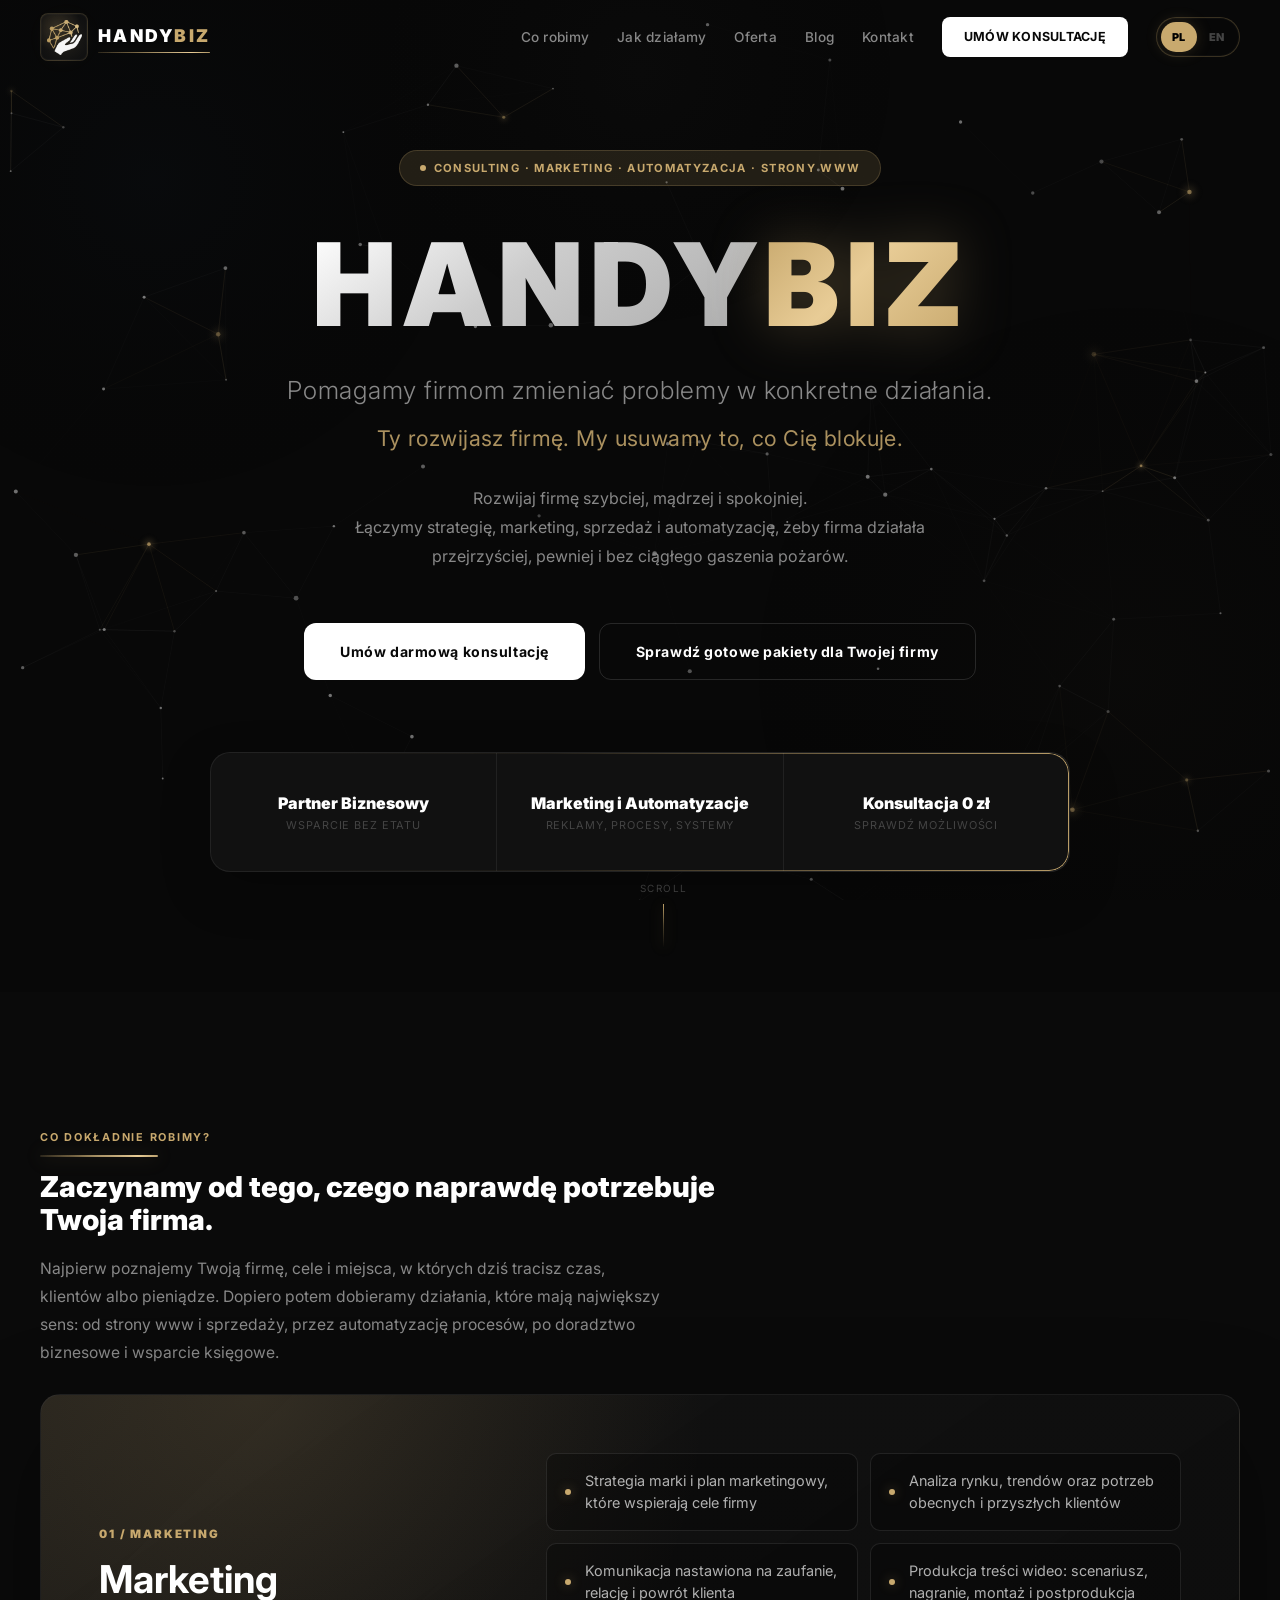
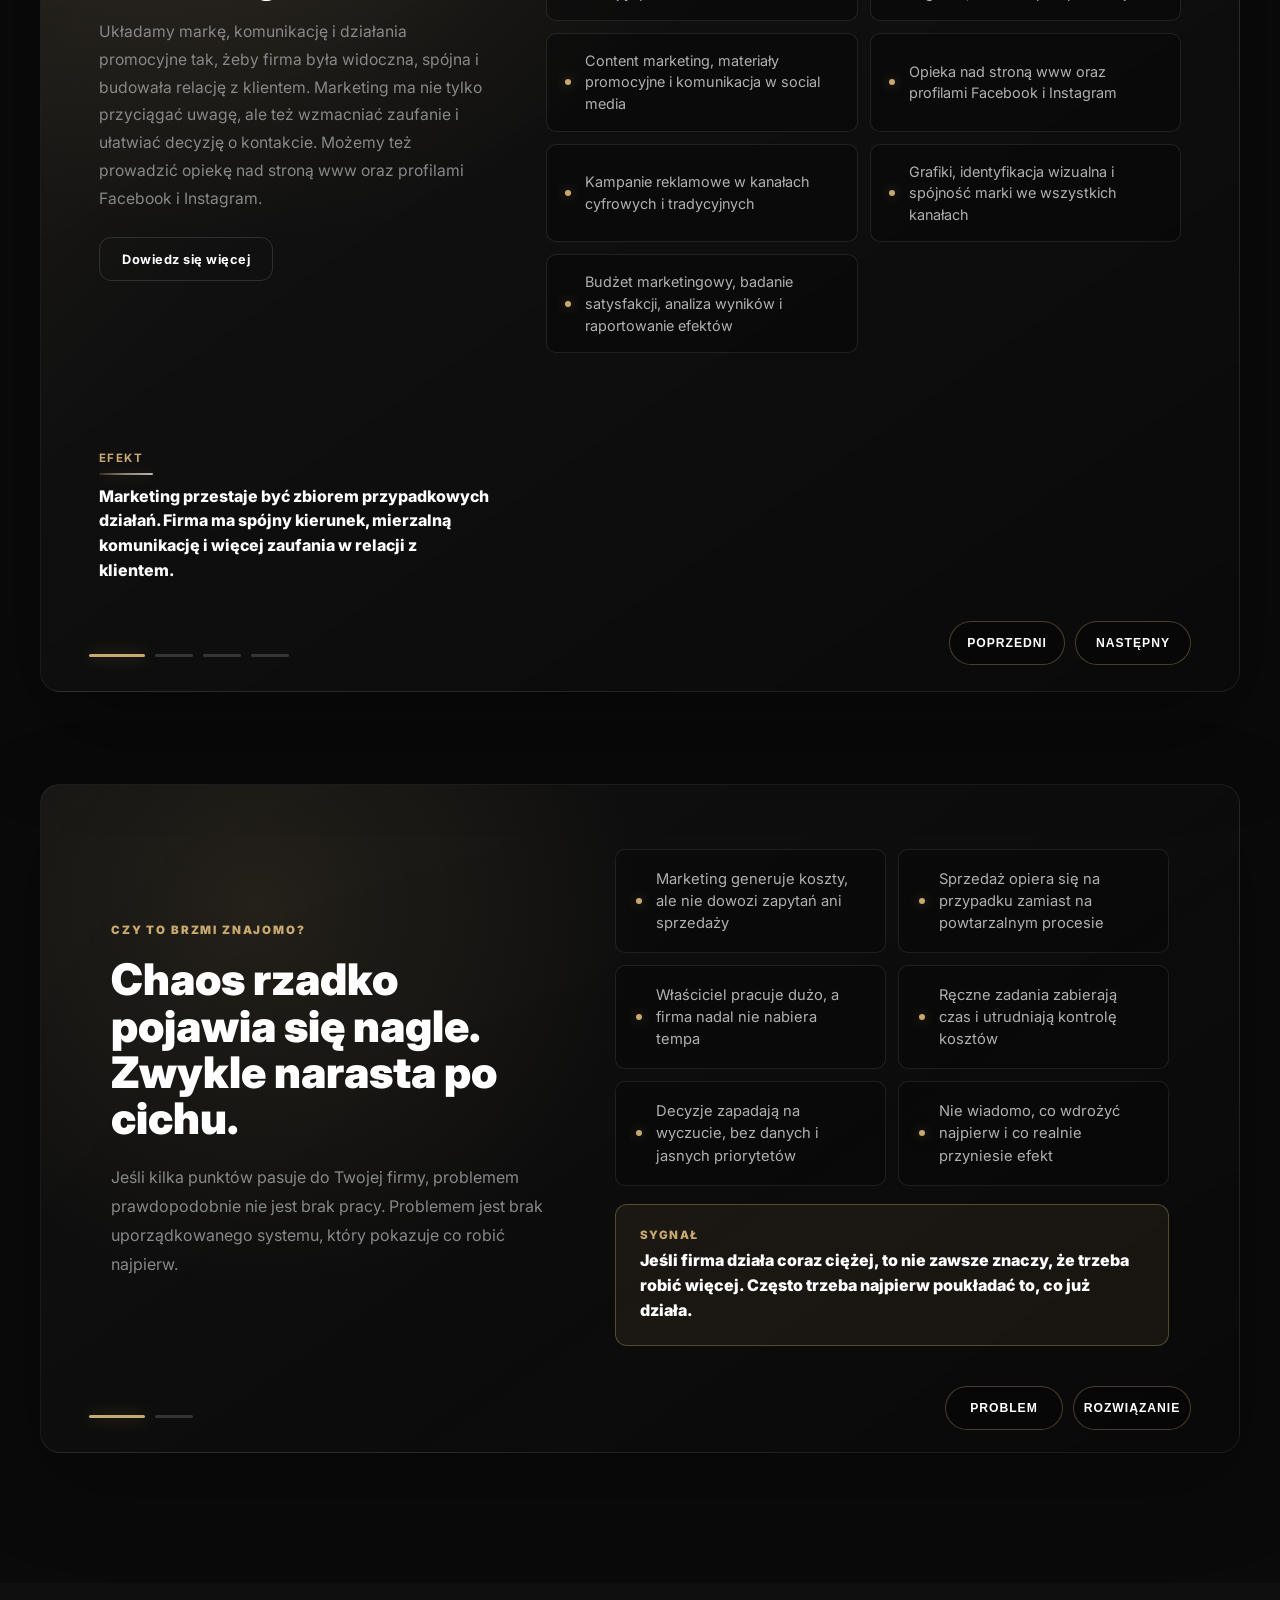
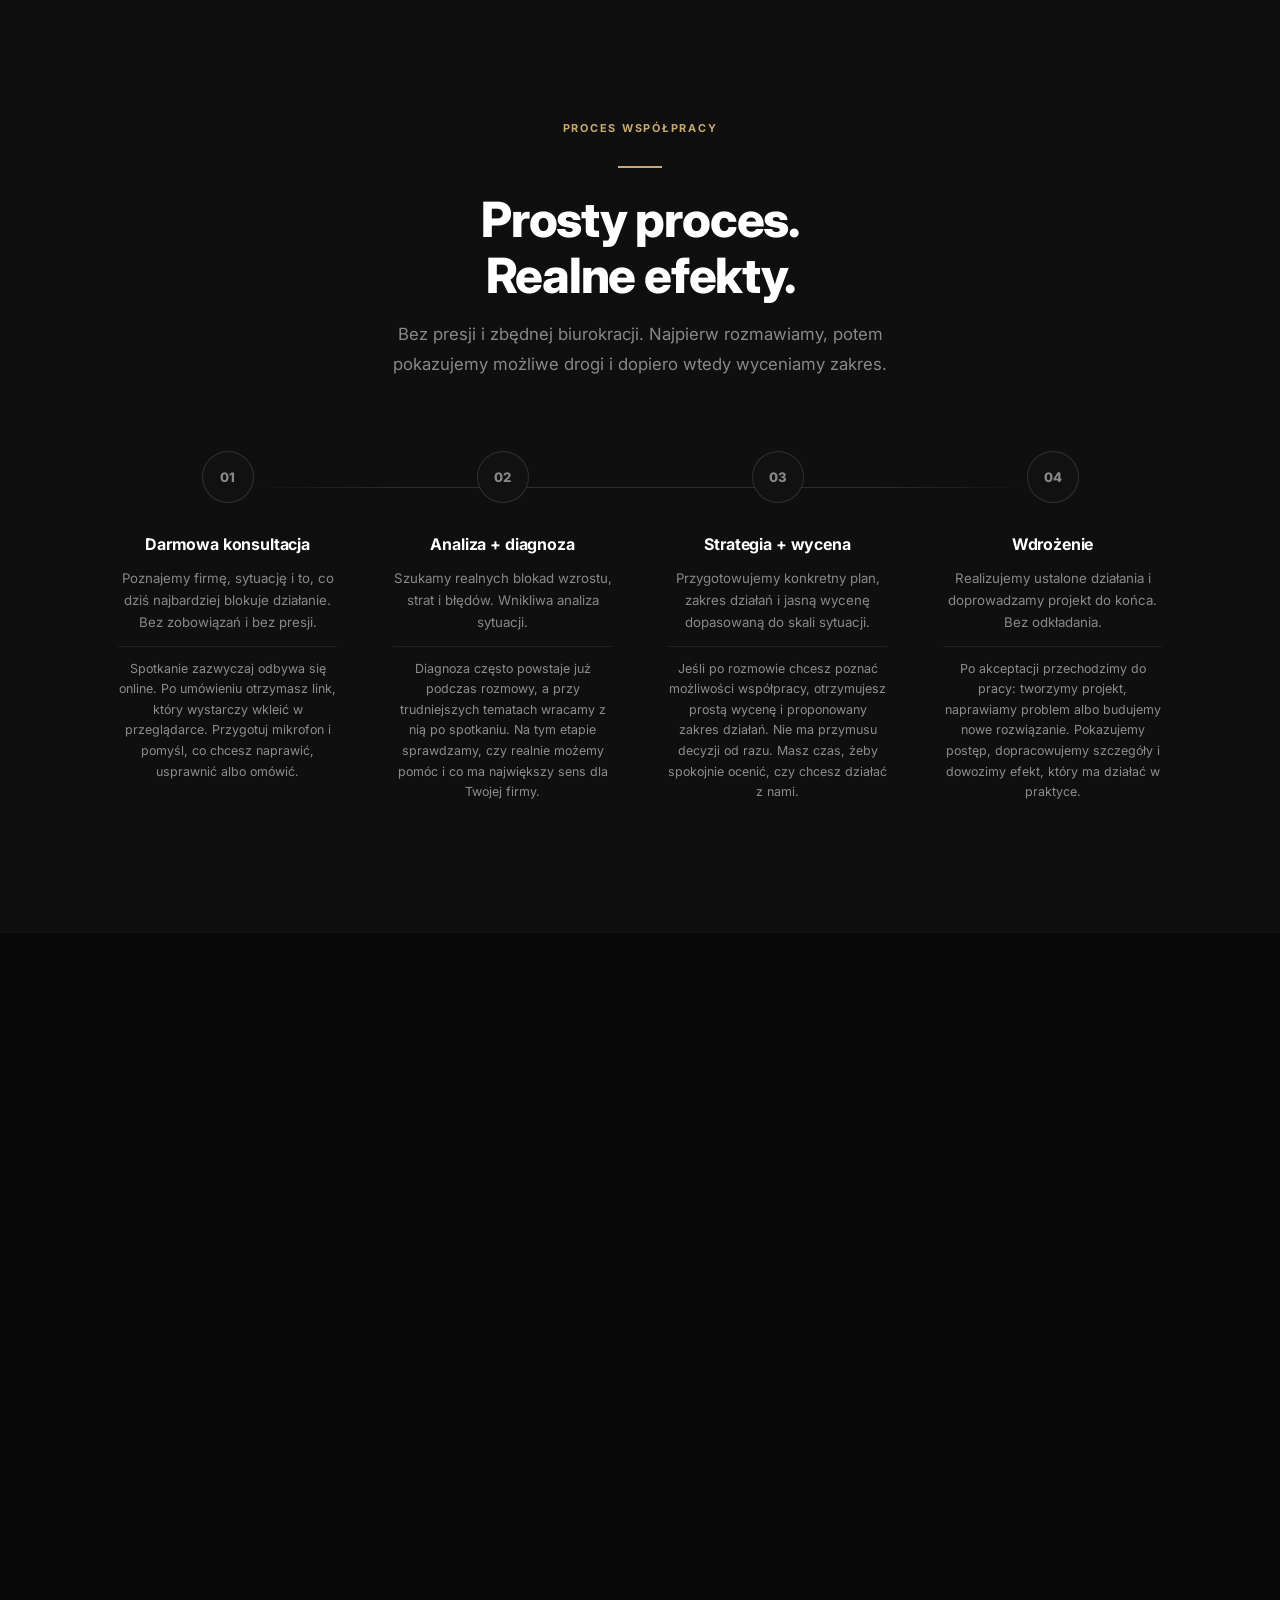
<file: index.html>
<!DOCTYPE html>
<html lang="pl">
<head>
  <meta charset="UTF-8">
  <meta name="viewport" content="width=device-width, initial-scale=1.0">

  <!-- ── PRIMARY META ── -->
  <title>HANDYBIZ — Consulting, marketing i automatyzacja dla firm</title>
  <meta name="description" content="HANDYBIZ pomaga firmom rozwijać biznes szybciej, mądrzej i spokojniej. Diagnoza, strategia, marketing, sprzedaż i automatyzacja procesów. Pierwsza konsultacja bezpłatna.">
  <meta name="keywords" content="consulting, doradztwo biznesowe, marketing, automatyzacja, sprzedaż, strategia, partner biznesowy, strony www, wsparcie firm, HandyBiz">
  <meta name="author" content="HANDYBIZ">
  <meta name="robots" content="index, follow, max-image-preview:large, max-snippet:-1, max-video-preview:-1">
  <meta name="googlebot" content="index, follow">
  <meta name="theme-color" content="#080808">
  <meta name="color-scheme" content="dark">
  <meta name="format-detection" content="telephone=no, email=no, address=no, date=no">

  <link rel="canonical" href="https://handybiz.pl/">
  <link rel="alternate" type="text/plain" href="https://handybiz.pl/llms.txt" title="HANDYBIZ information for AI assistants">

  <!-- ── FAVICON ── -->
  <link rel="icon" type="image/png" href="favicon.png">
  <link rel="apple-touch-icon" href="favicon.png">
  <link rel="shortcut icon" href="favicon.png">

  <!-- ── OPEN GRAPH (Facebook, LinkedIn, WhatsApp) ── -->
  <meta property="og:type" content="website">
  <meta property="og:site_name" content="HANDYBIZ">
  <meta property="og:locale" content="pl_PL">
  <meta property="og:url" content="https://handybiz.pl/">
  <meta property="og:title" content="HANDYBIZ — Consulting, marketing i automatyzacja dla firm">
  <meta property="og:description" content="Pomagamy firmom zmieniać problemy w konkretne działania. Diagnoza, strategia, marketing, sprzedaż i automatyzacja. Pierwsza konsultacja bezpłatna.">
  <meta property="og:image" content="https://www.handybiz.pl/og-image.png">
  <meta property="og:image:alt" content="HANDYBIZ — partner w rozwoju Twojej firmy">
  <meta property="og:image:width" content="1200">
  <meta property="og:image:height" content="630">

  <!-- ── TWITTER / X ── -->
  <meta name="twitter:card" content="summary_large_image">
  <meta name="twitter:title" content="HANDYBIZ — Consulting, marketing i automatyzacja dla firm">
  <meta name="twitter:description" content="Pomagamy firmom zmieniać problemy w konkretne działania. Pierwsza konsultacja bezpłatna.">
  <meta name="twitter:image" content="https://www.handybiz.pl/og-image.png">
  <meta name="twitter:image:alt" content="HANDYBIZ — partner w rozwoju Twojej firmy">

  <!-- ── FONTS ── -->
  <link rel="preconnect" href="https://fonts.googleapis.com">
  <link rel="preconnect" href="https://fonts.gstatic.com" crossorigin>
  <link href="https://fonts.googleapis.com/css2?family=Inter:wght@300;400;500;600;700;800;900&display=swap" rel="stylesheet">

  <!-- ── STRUCTURED DATA: Organization ── -->
  <script type="application/ld+json">
  {
    "@context": "https://schema.org",
    "@type": "Organization",
    "name": "HANDYBIZ",
    "alternateName": "HandyBiz",
    "url": "https://handybiz.pl/",
    "logo": "https://handybiz.pl/handybiz-mark-cut.png",
    "description": "HANDYBIZ pomaga firmom rozwijać biznes szybciej, mądrzej i spokojniej poprzez diagnozę, strategię, marketing, sprzedaż i automatyzację procesów.",
    "email": "hello@handybiz.pl",
    "areaServed": "PL",
    "sameAs": [
      "https://www.facebook.com/handybizpl",
      "https://www.instagram.com/handybiz.pl/"
    ],
    "contactPoint": {
      "@type": "ContactPoint",
      "email": "hello@handybiz.pl",
      "contactType": "customer support",
      "availableLanguage": ["Polish"]
    }
  }
  </script>

  <!-- ── STRUCTURED DATA: ProfessionalService ── -->
  <script type="application/ld+json">
  {
    "@context": "https://schema.org",
    "@type": "ProfessionalService",
    "name": "HANDYBIZ",
    "image": "https://handybiz.pl/handybiz-mark-cut.png",
    "url": "https://handybiz.pl/",
    "email": "hello@handybiz.pl",
    "priceRange": "$$",
    "areaServed": {
      "@type": "Country",
      "name": "Polska"
    },
    "hasOfferCatalog": {
      "@type": "OfferCatalog",
      "name": "Usługi HANDYBIZ",
      "itemListElement": [
        { "@type": "Offer", "itemOffered": { "@type": "Service", "name": "Doradztwo biznesowe i start firmy" } },
        { "@type": "Offer", "itemOffered": { "@type": "Service", "name": "Marketing, marka i komunikacja" } },
        { "@type": "Offer", "itemOffered": { "@type": "Service", "name": "Automatyzacja procesów i systemy" } },
        { "@type": "Offer", "itemOffered": { "@type": "Service", "name": "Partner Biznesowy — stała współpraca" } },
        { "@type": "Offer", "itemOffered": { "@type": "Service", "name": "Strony www i pakiety techniczne" } }
      ]
    }
  }
  </script>

  <!-- ── STRUCTURED DATA: WebSite (sitelinks searchbox) ── -->
  <script type="application/ld+json">
  {
    "@context": "https://schema.org",
    "@type": "WebSite",
    "name": "HANDYBIZ",
    "url": "https://handybiz.pl/",
    "inLanguage": "pl-PL"
  }
  </script>
  <style>
    *, *::before, *::after { box-sizing: border-box; margin: 0; padding: 0; }

    :root {
      --bg:            #080808;
      --bg-1:          #0a0a0a;
      --bg-2:          #0f0f0f;
      --bg-card:       #111111;
      --bg-card-h:     #161616;
      --border:        rgba(255,255,255,0.07);
      --border-h:      rgba(255,255,255,0.13);
      --text:          #ffffff;
      --muted:         #888888;
      --dim:           #444444;
      --accent:        #c8a96e;
      --accent-d:      rgba(200,169,110,0.14);
      --accent-g:      rgba(200,169,110,0.07);
      --accent-b:      rgba(200,169,110,0.4);
      --r:             12px;
      --r-lg:          20px;
      --ease:          cubic-bezier(0.4,0,0.2,1);
      --t:             0.3s cubic-bezier(0.4,0,0.2,1);
    }
    html { scroll-behavior: smooth; }

    /* ── SCROLLBAR — ukryty (scroll nadal działa) ── */
    ::-webkit-scrollbar { width: 0; height: 0; }
    * { scrollbar-width: none; }

    body {
      font-family: 'Inter', system-ui, sans-serif;
      background: var(--bg);
      color: var(--text);
      line-height: 1.65;
      overflow-x: hidden;
      -webkit-font-smoothing: antialiased;
      -moz-osx-font-smoothing: grayscale;
      word-wrap: break-word;
      overflow-wrap: break-word;
      transition: background var(--t), color var(--t);
    }
    img, svg, video { max-width: 100%; height: auto; }

    #canvas-bg {
      position: fixed;
      inset: 0;
      z-index: 0;
      pointer-events: none;
    }

    .wrapper { position: relative; z-index: 1; }

    .container {
      max-width: 1180px;
      margin: 0 auto;
      padding: 0 40px;
    }

    section { padding: 130px 0; }
    @supports (content-visibility: auto) {
      .problems,
      .process,
      .offer,
      .effects,
      .finalcta,
      .contact,
      footer {
        content-visibility: auto;
        contain-intrinsic-size: 900px;
      }
    }
    @media (prefers-reduced-motion: reduce) {
      *,
      *::before,
      *::after {
        animation-duration: 0.01ms !important;
        animation-iteration-count: 1 !important;
        scroll-behavior: auto !important;
        transition-duration: 0.01ms !important;
      }
    }

    /* ── NAV ── */
    nav {
      position: fixed;
      inset: 0 0 auto;
      z-index: 200;
      height: 74px;
      display: flex;
      align-items: center;
      justify-content: flex-start;
      gap: 18px;
      padding: 0 40px;
      transition: var(--t);
    }
    nav.scrolled {
      background: rgba(8,8,8,0.92);
      backdrop-filter: blur(24px) saturate(1.5);
      border-bottom: 1px solid var(--border);
    }

    .nav-logo {
      display: inline-flex;
      align-items: center;
      gap: 10px;
      text-decoration: none;
      font-size: 1.1rem;
      font-weight: 900;
      letter-spacing: 0;
      text-transform: uppercase;
      overflow: visible;
    }
    .nav-logo-text {
      display: inline-flex;
      align-items: baseline;
      gap: 0;
      letter-spacing: 0.13em;
      position: relative;
      padding-bottom: 3px;
      overflow: hidden;
    }
    .nav-logo-text::after {
      content: '';
      position: absolute;
      left: 0;
      right: 0;
      bottom: 0;
      height: 1.5px;
      border-radius: 999px;
      background:
        linear-gradient(90deg, transparent 0%, rgba(200,169,110,0.34) 18%, #e8cc96 46%, rgba(200,169,110,0.72) 58%, transparent 82%),
        linear-gradient(90deg, rgba(200,169,110,0.2), rgba(200,169,110,0.42), rgba(200,169,110,0.2));
      background-size: 180% 100%, 100% 100%;
      box-shadow: 0 0 14px rgba(200,169,110,0.34);
      animation: navGoldFlow 2.4s linear infinite;
    }
    .nav-logo-icon {
      width: 48px;
      height: 48px;
      display: inline-grid;
      place-items: center;
      flex: 0 0 auto;
      border: 1px solid rgba(200,169,110,0.18);
      border-radius: 8px;
      background:
        radial-gradient(circle at 34% 28%, rgba(200,169,110,0.18), transparent 54%),
        rgba(255,255,255,0.035);
      box-shadow: inset 0 0 0 1px rgba(255,255,255,0.025);
      perspective: 420px;
    }
    .nav-logo-mark {
      width: 39px;
      height: 39px;
      object-fit: contain;
      transform-origin: center;
      transform-style: preserve-3d;
      animation: logoGlobeSpin 3.8s 0.25s linear infinite;
      filter: drop-shadow(0 0 10px rgba(200,169,110,0.22));
      will-change: transform;
    }
    .logo-handy {
      display: inline-block;
      color: var(--text);
      opacity: 0;
      transform: translateX(-10px);
      animation: logoIn 0.55s 0.1s cubic-bezier(0.22,1,0.36,1) forwards;
    }
    .logo-biz {
      display: inline-block;
      color: var(--accent);
      opacity: 0;
      transform: translateX(-8px);
      animation: logoIn 0.55s 0.52s cubic-bezier(0.22,1,0.36,1) forwards;
    }
    @keyframes logoIn { to { opacity:1; transform:translateX(0); } }
    @keyframes logoGlobeSpin {
      from { transform: rotateY(0deg); }
      to { transform: rotateY(360deg); }
    }
    @keyframes navGoldFlow {
      from { background-position: -120% 0, 0 0; }
      to { background-position: 120% 0, 0 0; }
    }

    .nav-links {
      display: flex;
      align-items: center;
      gap: 28px;
      list-style: none;
      margin-left: auto;
    }
    .nav-links li {
      opacity: 0;
      transform: translateY(-8px);
      animation: navItemIn 0.55s cubic-bezier(0.22,1,0.36,1) forwards;
    }
    .nav-links li:nth-child(1) { animation-delay: 0.2s; }
    .nav-links li:nth-child(2) { animation-delay: 0.3s; }
    .nav-links li:nth-child(3) { animation-delay: 0.4s; }
    .nav-links li:nth-child(4) { animation-delay: 0.5s; }
    .nav-links li:nth-child(5) { animation-delay: 0.6s; }
    .nav-links li:nth-child(6) { animation-delay: 0.7s; }
    .nav-links a {
      color: var(--muted);
      text-decoration: none;
      font-size: 0.85rem;
      font-weight: 500;
      letter-spacing: 0.02em;
      display: inline-flex;
      align-items: center;
      min-height: 40px;
      position: relative;
      transition: color var(--t), transform var(--t);
    }
    .nav-links a::after {
      content: '';
      position: absolute;
      left: 50%;
      right: 50%;
      bottom: 3px;
      height: 1px;
      border-radius: 999px;
      background: linear-gradient(90deg, transparent, var(--accent), #e8cc96, transparent);
      box-shadow: 0 0 12px rgba(200,169,110,0.32);
      opacity: 0;
      transition: left var(--t), right var(--t), opacity var(--t);
    }
    .nav-links a:hover {
      color: var(--text);
      transform: translateY(-1px);
    }
    .nav-links a:hover::after {
      left: 0;
      right: 0;
      opacity: 1;
    }
    .nav-cta {
      background: var(--text) !important;
      color: var(--bg) !important;
      padding: 10px 22px !important;
      border-radius: 8px !important;
      font-weight: 700 !important;
      font-size: 0.78rem !important;
      letter-spacing: 0.05em;
      text-transform: uppercase;
    }
    .nav-cta:hover {
      background: var(--accent) !important;
      color: #000 !important;
      transform: translateY(-1px);
    }
    .nav-cta::after { display: none; }
    .lang-switch {
      display: inline-flex;
      align-items: center;
      gap: 2px;
      margin-left: 10px;
      padding: 4px;
      border: 1px solid rgba(200,169,110,0.26);
      border-radius: 999px;
      background: rgba(8,8,8,0.62);
      box-shadow: inset 0 0 0 1px rgba(255,255,255,0.025);
    }
    .lang-switch button {
      min-width: 36px;
      height: 30px;
      border: 0;
      border-radius: 999px;
      background: transparent;
      color: var(--dim);
      font-family: inherit;
      font-size: 0.68rem;
      font-weight: 900;
      letter-spacing: 0.08em;
      cursor: pointer;
      transition: color var(--t), background var(--t), box-shadow var(--t);
    }
    .lang-switch button.active {
      background: var(--accent);
      color: #000;
      box-shadow: 0 0 16px rgba(200,169,110,0.22);
    }
    .lang-switch button:hover:not(.active) { color: var(--text); }
    html[lang="en"] .nav-links {
      gap: 22px;
    }
    html[lang="en"] .nav-links a {
      font-size: 0.8rem;
    }
    html[lang="en"] .nav-cta {
      padding-left: 18px !important;
      padding-right: 18px !important;
    }
    html[lang="en"] .bp-tier-list li,
    html[lang="en"] .service-points li,
    html[lang="en"] .oblock-list li {
      font-size: 0.7rem;
      line-height: 1.46;
    }
    @keyframes navItemIn {
      to { opacity: 1; transform: translateY(0); }
    }

    .burger { display:none; flex-direction:column; gap:5px; cursor:pointer; }
    .burger span { display:block; width:24px; height:2px; background:var(--text); border-radius:2px; transition:var(--t); }

    .mob-nav {
      display:none;
      position:fixed;
      top:74px; left:0; right:0;
      background:rgba(8,8,8,0.97);
      backdrop-filter:blur(24px);
      border-bottom:1px solid var(--border);
      z-index:199;
      padding:28px 40px;
      flex-direction:column;
      gap:0;
    }
    .mob-nav.open { display:flex; }
    .mob-nav a {
      color:var(--muted);
      text-decoration:none;
      font-size:1rem;
      font-weight:500;
      padding:14px 0;
      border-bottom:1px solid var(--border);
      transition:color var(--t);
    }
    .mob-nav a:last-child { border-bottom:none; }
    .mob-nav a:hover { color:var(--text); }

    /* ── BUTTONS ── */
    .btn {
      display: inline-flex;
      align-items: center;
      gap: 8px;
      padding: 16px 36px;
      border-radius: var(--r);
      font-family: inherit;
      font-size: 0.88rem;
      font-weight: 700;
      letter-spacing: 0.04em;
      cursor: pointer;
      text-decoration: none;
      border: none;
      transition: all var(--t);
      white-space: nowrap;
    }
    .btn-primary {
      background: var(--text);
      color: var(--bg);
    }
    .btn-primary:hover {
      background: var(--accent);
      transform: translateY(-2px);
      box-shadow: 0 16px 48px rgba(200,169,110,0.22);
    }
    .btn-ghost {
      background: transparent;
      color: var(--text);
      border: 1px solid var(--border-h);
    }
    .btn-ghost:hover {
      border-color: rgba(255,255,255,0.25);
      background: rgba(255,255,255,0.04);
      transform: translateY(-2px);
    }
    .btn-accent {
      background: var(--accent);
      color: #000;
    }
    .btn-accent:hover {
      background: #d9bc86;
      transform: translateY(-2px);
      box-shadow: 0 16px 48px rgba(200,169,110,0.28);
    }
    .btn-sm { padding: 12px 24px; font-size: 0.8rem; }

    /* ── TYPOGRAPHY HELPERS ── */
    .label {
      display: inline-block;
      font-size: 0.68rem;
      font-weight: 700;
      letter-spacing: 0.16em;
      text-transform: uppercase;
      color: var(--accent);
      margin-bottom: 14px;
    }
    .divider {
      width: 44px;
      height: 2px;
      background: var(--accent);
      margin-bottom: 24px;
    }
    h2.title {
      font-size: clamp(1.9rem, 3.8vw, 3.1rem);
      font-weight: 800;
      letter-spacing: -0.025em;
      line-height: 1.15;
      margin-bottom: 20px;
    }
    .sub {
      font-size: 1.05rem;
      color: var(--muted);
      line-height: 1.78;
      max-width: 580px;
    }

    /* ── REVEAL ── */
    .reveal {
      opacity: 0;
      transform: translateY(30px);
      transition: opacity 0.75s var(--ease), transform 0.75s var(--ease);
    }
    .reveal.in { opacity:1; transform:translateY(0); }
    .d1 { transition-delay: 0.1s; }
    .d2 { transition-delay: 0.2s; }
    .d3 { transition-delay: 0.3s; }
    .d4 { transition-delay: 0.4s; }
    .d5 { transition-delay: 0.5s; }

    /* ── HERO ── */
    .hero {
      min-height: 100vh;
      display: flex;
      align-items: center;
      justify-content: center;
      text-align: center;
      padding: 150px 40px 120px;
      position: relative;
    }
    .hero-content { max-width: 860px; position: relative; z-index: 3; }

    .hero-brand-group {
      position: relative;
      display: inline-block;
      transform-origin: center;
      animation: heroBrandIntro 1.45s 0.08s cubic-bezier(0.22,1,0.36,1) both;
    }

    .hero-welcome {
      position: absolute;
      left: 50%;
      bottom: calc(100% + 18px);
      z-index: 2;
      font-family: inherit;
      font-size: clamp(1.55rem, 4.2vw, 4.4rem);
      font-weight: 900;
      line-height: 1;
      letter-spacing: 0.06em;
      text-transform: uppercase;
      color: rgba(255,255,255,0.94);
      text-rendering: geometricPrecision;
      -webkit-font-smoothing: antialiased;
      transform: translateX(-50%);
      animation: welcomeIntro 1.35s 0.08s ease-in-out both;
      pointer-events: none;
      white-space: nowrap;
      max-width: 92vw;
      text-align: center;
      will-change: opacity;
    }
    .hero-badge {
      display: inline-flex;
      align-items: center;
      gap: 8px;
      background: var(--accent-d);
      border: 1px solid rgba(200,169,110,0.22);
      color: var(--accent);
      font-size: 0.7rem;
      font-weight: 700;
      letter-spacing: 0.12em;
      text-transform: uppercase;
      padding: 8px 20px;
      border-radius: 100px;
      margin-bottom: 44px;
      opacity: 0;
      animation: cinematicIn 0.5s 1.65s ease forwards;
    }
    .hero-badge::before {
      content:'';
      width:6px; height:6px;
      background:var(--accent);
      border-radius:50%;
      animation:pulse 2s infinite;
    }
    @keyframes pulse { 0%,100%{opacity:1;transform:scale(1)} 50%{opacity:0.4;transform:scale(1.5)} }

    .hero-brand {
      font-size: clamp(3rem, 9vw, 9.5rem);
      font-weight: 900;
      letter-spacing: 0.06em;
      text-transform: uppercase;
      line-height: 0.95;
      margin-bottom: 30px;
      display: flex;
      align-items: baseline;
      justify-content: center;
      position: relative;
      white-space: nowrap;
      text-rendering: geometricPrecision;
      -webkit-font-smoothing: antialiased;
      backface-visibility: hidden;
    }
    .hero-brand::after {
      content: '';
      position: absolute;
      left: 50%;
      bottom: -22px;
      width: min(78%, 760px);
      height: 3px;
      border-radius: 999px;
      background: linear-gradient(90deg, transparent, var(--accent), #e8cc96, var(--accent), transparent);
      box-shadow: 0 0 22px rgba(200,169,110,0.42);
      transform: translateX(-50%) scaleX(0);
      transform-origin: center;
      opacity: 0;
      animation: heroGoldUnderline 1.25s 0.5s cubic-bezier(0.22,1,0.36,1) both;
    }

    .hero-brand .hb-handy {
      display: inline-block;
      background: linear-gradient(145deg, #fff 0%, #ccc 45%, #aaa 100%);
      -webkit-background-clip: text;
      -webkit-text-fill-color: transparent;
      background-clip: text;
      opacity: 0;
      transform: translateX(-10px);
      animation: logoIn 0.42s 0.12s cubic-bezier(0.22,1,0.36,1) forwards;
    }

    .hero-brand .hb-biz {
      display: inline-block;
      background: linear-gradient(135deg, #c8a96e 0%, #e8cc96 45%, #c8a96e 100%);
      -webkit-background-clip: text;
      -webkit-text-fill-color: transparent;
      background-clip: text;
      opacity: 0;
      transform: translateX(-8px);
      animation: logoIn 0.42s 0.42s cubic-bezier(0.22,1,0.36,1) forwards;
      filter: drop-shadow(0 0 28px rgba(200,169,110,0.3));
    }

    @keyframes heroBrandIntro {
      0%, 58% {
        transform: translateY(24vh) scale(1.18);
      }
      100% {
        transform: translateY(0) scale(1);
      }
    }

    @keyframes welcomeIntro {
      0% {
        opacity: 0;
        transform: translateX(-50%);
      }
      18%, 68% {
        opacity: 1;
        transform: translateX(-50%);
      }
      100% {
        opacity: 0;
        transform: translateX(-50%);
      }
    }
    @keyframes heroGoldUnderline {
      0% {
        opacity: 0;
        transform: translateX(-50%) scaleX(0);
      }
      22%, 64% {
        opacity: 1;
        transform: translateX(-50%) scaleX(1);
      }
      100% {
        opacity: 0;
        transform: translateX(-50%) scaleX(0.86);
      }
    }

    .hero-motto {
      font-size: clamp(1rem, 2.2vw, 1.55rem);
      font-weight: 300;
      color: var(--muted);
      letter-spacing: 0.03em;
      margin-bottom: 10px;
      opacity: 0;
      animation: cinematicIn 0.52s 2.05s ease forwards;
    }
    .hero-motto-2 {
      font-size: clamp(0.95rem, 1.9vw, 1.35rem);
      font-weight: 400;
      color: rgba(200,169,110,0.85);
      letter-spacing: 0.02em;
      margin-bottom: 28px;
      opacity: 0;
      animation: cinematicIn 0.52s 2.55s ease forwards;
    }

    .hero-desc {
      max-width: 580px;
      margin: 0 auto 52px;
      font-size: 1rem;
      color: var(--muted);
      line-height: 1.8;
      opacity: 0;
      animation: cinematicIn 0.56s 3.05s ease forwards;
    }

    .hero-actions {
      display: flex;
      gap: 14px;
      justify-content: center;
      flex-wrap: wrap;
    }
    .hero-actions .btn {
      opacity: 0;
      transform: translateY(18px);
      animation: cinematicIn 0.52s ease forwards;
    }
    .hero-actions .btn:nth-child(1) { animation-delay: 3.65s; }
    .hero-actions .btn:nth-child(2) { animation-delay: 3.88s; }

    .hero-stats {
      display: flex;
      justify-content: center;
      align-items: center;
      gap: 0;
      margin-top: 72px;
      opacity: 0;
      animation: cinematicIn 0.55s 4.2s ease forwards;
      background: var(--bg-card);
      border: 1px solid var(--border);
      border-radius: var(--r-lg);
      overflow: hidden;
      width: min(1040px, 100%);
      max-width: calc(100vw - 80px);
      margin-left: auto;
      margin-right: auto;
      position: relative;
      box-shadow: 0 18px 50px rgba(0,0,0,0.22);
    }
    .hero-stats::before {
      content: '';
      position: absolute;
      inset: 0;
      border-radius: inherit;
      padding: 1px;
      background: linear-gradient(90deg, transparent 0%, rgba(200,169,110,0.08) 18%, var(--accent) 48%, #e8cc96 55%, rgba(200,169,110,0.08) 78%, transparent 100%);
      background-size: 220% 100%;
      animation: statsGoldFlow 3.8s linear infinite;
      pointer-events: none;
      -webkit-mask: linear-gradient(#000 0 0) content-box, linear-gradient(#000 0 0);
      -webkit-mask-composite: xor;
      mask-composite: exclude;
    }
    .hero-stats::after {
      content: '';
      position: absolute;
      top: 0;
      bottom: 0;
      width: 30%;
      left: -34%;
      background: linear-gradient(90deg, transparent, rgba(200,169,110,0.08), transparent);
      animation: statsSoftSweep 4.6s ease-in-out infinite;
      pointer-events: none;
    }
    .hero-stat {
      flex: 1;
      min-height: 118px;
      padding: 30px 28px 26px;
      text-align: center;
      border-right: 1px solid var(--border);
      color: inherit;
      text-decoration: none;
      opacity: 0;
      transform: translateY(16px);
      animation: cinematicIn 0.5s ease forwards;
      display: flex;
      flex-direction: column;
      align-items: center;
      justify-content: center;
      position: relative;
      z-index: 1;
      transition: background var(--t), transform var(--t), box-shadow var(--t);
    }
    .hero-stat:hover {
      background: rgba(200,169,110,0.055);
      box-shadow: inset 0 0 32px rgba(200,169,110,0.06);
    }
    .hero-stat:nth-child(1) { animation-delay: 4.5s; }
    .hero-stat:nth-child(2) { animation-delay: 4.72s; }
    .hero-stat:nth-child(3) { animation-delay: 4.94s; }
    .hero-stat:last-child { border-right: none; }
    .hero-stat-val {
      font-size: clamp(0.98rem, 1.25vw, 1.22rem);
      font-weight: 900;
      letter-spacing: 0;
      color: var(--text);
      line-height: 1.2;
      display: flex;
      align-items: center;
      justify-content: center;
      min-height: 1.25em;
      white-space: nowrap;
    }
    .hero-stat-lbl {
      font-size: 0.68rem;
      color: var(--dim);
      letter-spacing: 0.08em;
      text-transform: uppercase;
      margin-top: 4px;
      display: block;
    }
    @keyframes statsGoldFlow {
      from { background-position: -120% 0; }
      to { background-position: 120% 0; }
    }
    @keyframes statsSoftSweep {
      0%, 18% { left: -34%; opacity: 0; }
      42% { opacity: 1; }
      72%, 100% { left: 104%; opacity: 0; }
    }

    .hero-scroll {
      position: absolute;
      bottom: 44px;
      left: 50%;
      transform: translateX(-50%);
      display: flex;
      flex-direction: column;
      align-items: center;
      gap: 8px;
      opacity: 0;
      animation: fadeUp 0.8s 1.5s ease forwards;
    }
    .hero-scroll span {
      font-size: 0.62rem;
      letter-spacing: 0.14em;
      text-transform: uppercase;
      color: var(--dim);
    }
    .scroll-line {
      width: 1px;
      height: 44px;
      background: linear-gradient(to bottom, var(--accent), rgba(200,169,110,0.35), transparent);
      box-shadow: 0 0 14px rgba(200,169,110,0.38);
      animation: scrollAnim 2.2s infinite;
    }
    @keyframes scrollAnim { 0%,100%{opacity:0.3} 50%{opacity:1} }
    @keyframes fadeUp { from{opacity:0;transform:translateY(22px)} to{opacity:1;transform:translateY(0)} }
    @keyframes cinematicIn {
      from { opacity: 0; transform: translateY(18px); filter: blur(8px); }
      to { opacity: 1; transform: translateY(0); filter: blur(0); }
    }

    /* ── PROBLEMS ── */
    .problems { background: var(--bg-1); }
    .problems .container { max-width: 1380px; }

    .problems-head { max-width: 720px; margin: 92px 0 60px; }
    .problems-head h2 { margin-bottom: 16px; }

    .problems-grid {
      display: grid;
      grid-template-columns: repeat(2, 1fr);
      gap: 12px;
      margin-bottom: 48px;
    }

    .service-showcase {
      width: 100%;
      margin: 0 auto 82px;
    }
    .service-showcase-head {
      display: block;
      max-width: 860px;
      margin-bottom: 26px;
    }
    .service-label-line {
      position: relative;
      display: inline-block;
      padding-bottom: 10px;
      margin-bottom: 14px;
    }
    .service-label-line::after {
      content: '';
      position: absolute;
      left: 0;
      bottom: 0;
      width: 118px;
      height: 2px;
      border-radius: 999px;
      background:
        linear-gradient(90deg, transparent 0%, rgba(200,169,110,0.3) 16%, #e8cc96 46%, rgba(200,169,110,0.72) 62%, transparent 86%),
        linear-gradient(90deg, rgba(200,169,110,0.18), rgba(200,169,110,0.5), rgba(200,169,110,0.18));
      background-size: 180% 100%, 100% 100%;
      box-shadow: 0 0 18px rgba(200,169,110,0.34);
      animation: serviceLabelPulse 2.2s ease-in-out infinite, navGoldFlow 2.4s linear infinite;
    }
    @keyframes serviceLabelPulse {
      0%, 100% { opacity: 0.62; transform: scaleX(0.72); transform-origin: left center; }
      50% { opacity: 1; transform: scaleX(1); transform-origin: left center; }
    }
    .service-showcase-title {
      max-width: 760px;
      font-size: clamp(1.75rem, 2.25vw, 2.75rem);
      font-weight: 850;
      line-height: 1.14;
      letter-spacing: 0;
      color: var(--text);
    }
    .service-showcase-sub {
      max-width: 620px;
      margin-top: 18px;
      color: var(--muted);
      font-size: 0.98rem;
      line-height: 1.8;
    }
    .service-slider {
      position: relative;
      overflow: hidden;
      touch-action: pan-y;
      border: 1px solid var(--border);
      border-radius: var(--r-lg);
      background:
        linear-gradient(135deg, rgba(200,169,110,0.08), transparent 32%),
        linear-gradient(145deg, rgba(255,255,255,0.038), rgba(10,10,10,0.98));
      box-shadow: 0 34px 100px rgba(0,0,0,0.34);
    }
    .service-slider::before {
      content: '';
      position: absolute;
      inset: 0;
      background: radial-gradient(circle at 18% 0%, rgba(200,169,110,0.13), transparent 34%);
      pointer-events: none;
    }
    .service-track {
      display: flex;
      width: 400%;
      transition: transform 0.7s cubic-bezier(0.22,1,0.36,1);
      position: relative;
      z-index: 1;
    }
    .service-card {
      width: calc(100% / 4);
      min-height: 540px;
      padding: 54px 58px 104px;
      display: grid;
      grid-template-columns: minmax(0, 0.62fr) minmax(0, 1fr);
      gap: 54px;
      align-items: center;
    }
    .service-num {
      font-size: 0.72rem;
      font-weight: 900;
      letter-spacing: 0.16em;
      text-transform: uppercase;
      color: var(--accent);
      margin-bottom: 16px;
    }
    .service-card h3 {
      max-width: 460px;
      font-size: clamp(2rem, 3vw, 3.65rem);
      line-height: 1.04;
      letter-spacing: 0;
      margin-bottom: 18px;
      overflow-wrap: normal;
      word-break: keep-all;
      hyphens: none;
    }
    .service-card p {
      max-width: 460px;
      color: var(--muted);
      font-size: 0.98rem;
      line-height: 1.78;
    }
    .service-learn {
      margin-top: 24px;
      min-height: 44px;
      padding: 0 22px;
    }
    .service-points {
      list-style: none;
      display: grid;
      grid-template-columns: repeat(2, minmax(0, 1fr));
      gap: 12px;
    }
    .service-points li {
      min-height: 78px;
      display: flex;
      align-items: center;
      gap: 14px;
      padding: 16px 18px;
      background: rgba(0,0,0,0.28);
      border: 1px solid rgba(255,255,255,0.095);
      border-radius: 10px;
      color: rgba(255,255,255,0.68);
      font-size: 0.9rem;
      line-height: 1.5;
    }
    .service-result {
      margin-top: 28px;
      padding: 0;
      border: 0;
      border-radius: 0;
      background: transparent;
      color: var(--text);
      font-size: 1rem;
      font-weight: 800;
      line-height: 1.55;
      box-shadow: none;
      position: relative;
      overflow: hidden;
      max-width: 560px;
    }
    .service-result strong {
      display: inline-block;
      margin-bottom: 16px;
      color: var(--accent);
      font-size: 0.72rem;
      letter-spacing: 0.12em;
      text-transform: uppercase;
      position: relative;
    }
    .service-result strong::after {
      content: '';
      position: absolute;
      left: 0;
      bottom: -7px;
      width: 54px;
      height: 2px;
      border-radius: 99px;
      background:
        linear-gradient(90deg, transparent, rgba(255,255,255,0.72), transparent),
        linear-gradient(90deg, rgba(200,169,110,0.2), var(--accent-b), rgba(200,169,110,0.2));
      background-size: 220% 100%, 100% 100%;
      box-shadow: 0 0 18px rgba(200,169,110,0.32);
      animation: serviceLabelPulse 2.4s ease-in-out infinite, navGoldFlow 2.8s linear infinite;
    }
    .service-result-text {
      display: block;
      max-width: 520px;
    }
    .service-points li::before {
      content: '';
      width: 6px;
      height: 6px;
      border-radius: 50%;
      background: var(--accent);
      box-shadow: 0 0 12px rgba(200,169,110,0.46);
      flex-shrink: 0;
    }
    .service-controls {
      position: absolute;
      left: 48px;
      bottom: 34px;
      z-index: 2;
      display: flex;
      align-items: center;
      gap: 10px;
    }
    .service-dot {
      width: 38px;
      height: 3px;
      border: none;
      border-radius: 999px;
      background: rgba(255,255,255,0.16);
      cursor: pointer;
      transition: var(--t);
    }
    .service-dot.active {
      width: 56px;
      background: var(--accent);
      box-shadow: 0 0 16px rgba(200,169,110,0.38);
    }
    .service-nav-buttons {
      position: absolute;
      right: 48px;
      bottom: 26px;
      z-index: 2;
      display: flex;
      gap: 10px;
    }
    .service-arrow {
      height: 44px;
      min-width: 116px;
      border: 1px solid rgba(200,169,110,0.34);
      border-radius: 999px;
      background: rgba(0,0,0,0.28);
      color: var(--text);
      font-weight: 850;
      font-size: 0.76rem;
      letter-spacing: 0.08em;
      text-transform: uppercase;
      cursor: pointer;
      transition: var(--t);
    }
    .service-arrow:hover {
      border-color: var(--accent);
      color: var(--accent);
      transform: translateY(-2px);
      box-shadow: 0 14px 36px rgba(200,169,110,0.12);
    }
    .service-split {
      display: grid;
      grid-template-columns: repeat(2, minmax(0, 1fr));
      gap: 14px;
    }
    .service-column {
      padding: 22px;
      min-height: 250px;
      border: 1px solid rgba(255,255,255,0.1);
      border-radius: 12px;
      background: rgba(0,0,0,0.24);
    }
    .service-column h4 {
      margin-bottom: 14px;
      color: var(--text);
      font-size: 1.18rem;
      font-weight: 900;
    }
    .service-column ul {
      list-style: none;
      display: grid;
      gap: 10px;
    }
    .service-column li {
      position: relative;
      padding-left: 18px;
      color: rgba(255,255,255,0.68);
      font-size: 0.94rem;
      line-height: 1.5;
    }
    .service-column li::before {
      content: '';
      position: absolute;
      left: 0;
      top: 0.62em;
      width: 5px;
      height: 5px;
      border-radius: 50%;
      background: var(--accent);
    }

    .problems-question {
      font-size: 0.72rem;
      font-weight: 800;
      letter-spacing: 0.16em;
      text-transform: uppercase;
      color: var(--accent);
      margin: 0 0 18px;
    }

    .prob-item {
      display: flex;
      align-items: flex-start;
      gap: 16px;
      padding: 22px 24px;
      background: var(--bg-card);
      border: 1px solid var(--border);
      border-radius: var(--r);
      transition: all var(--t);
      cursor: default;
    }
    .prob-item:hover {
      border-color: var(--border-h);
      background: var(--bg-card-h);
      transform: translateX(4px);
    }
    .prob-dot {
      width: 7px; height: 7px;
      border-radius: 50%;
      background: var(--accent);
      flex-shrink: 0;
      margin-top: 8px;
      opacity: 0.7;
    }
    .prob-text {
      font-size: 0.9rem;
      color: var(--muted);
      line-height: 1.55;
    }

    .problems-close {
      display: inline-block;
      padding: 28px 36px;
      background: var(--bg-card);
      border: 1px solid var(--border);
      border-left: 3px solid var(--accent);
      border-radius: var(--r);
    }
    .problems-close p {
      font-size: 1.15rem;
      font-weight: 600;
      color: var(--text);
    }

    /* ── WHAT WE DO ── */
    .story-slider {
      position: relative;
      overflow: hidden;
      touch-action: pan-y;
      margin-top: 92px;
      border: 1px solid var(--border);
      border-radius: var(--r-lg);
      background:
        radial-gradient(circle at 18% 18%, rgba(200,169,110,0.11), transparent 34%),
        linear-gradient(145deg, rgba(255,255,255,0.032), rgba(9,9,9,0.98));
      box-shadow: 0 30px 90px rgba(0,0,0,0.28);
    }
    .story-track { display: flex; width: 200%; transition: transform 0.75s cubic-bezier(0.22,1,0.36,1); }
    .story-slide {
      width: 50%;
      min-height: 650px;
      padding: 64px 70px 106px;
      display: grid;
      grid-template-columns: minmax(0, 0.78fr) minmax(420px, 1fr);
      gap: 72px;
      align-items: center;
    }
    .story-kicker {
      display: inline-block;
      margin-bottom: 16px;
      color: var(--accent);
      font-size: 0.72rem;
      font-weight: 900;
      letter-spacing: 0.16em;
      text-transform: uppercase;
    }
    .story-title {
      max-width: 640px;
      margin-bottom: 22px;
      color: var(--text);
      font-size: clamp(2.2rem, 3.4vw, 4.15rem);
      font-weight: 900;
      line-height: 1.06;
      letter-spacing: 0;
    }
    .story-copy {
      max-width: 560px;
      color: var(--muted);
      font-size: 1rem;
      line-height: 1.82;
    }
    .story-copy strong { color: var(--text); font-weight: 800; }
    .story-list { display: grid; grid-template-columns: repeat(2, minmax(0, 1fr)); gap: 12px; }
    .story-item {
      min-height: 76px;
      display: flex;
      align-items: center;
      gap: 14px;
      padding: 18px 20px;
      border: 1px solid rgba(255,255,255,0.09);
      border-radius: 10px;
      background: rgba(0,0,0,0.24);
      color: rgba(255,255,255,0.68);
      font-size: 0.92rem;
      line-height: 1.5;
    }
    .story-item::before {
      content: '';
      width: 6px;
      height: 6px;
      border-radius: 50%;
      background: var(--accent);
      box-shadow: 0 0 12px rgba(200,169,110,0.44);
      flex-shrink: 0;
    }
    .story-result {
      margin-top: 18px;
      padding: 22px 24px;
      border: 1px solid rgba(200,169,110,0.34);
      border-radius: 12px;
      background: rgba(200,169,110,0.08);
      color: var(--text);
      font-weight: 850;
      line-height: 1.55;
    }
    .story-result span {
      display: block;
      margin-bottom: 4px;
      color: var(--accent);
      font-size: 0.72rem;
      letter-spacing: 0.12em;
      text-transform: uppercase;
    }
    .story-controls {
      position: absolute;
      left: 48px;
      bottom: 34px;
      display: flex;
      gap: 10px;
      z-index: 2;
    }
    .story-dot {
      width: 38px;
      height: 3px;
      border: none;
      border-radius: 999px;
      background: rgba(255,255,255,0.16);
      cursor: pointer;
      transition: var(--t);
    }
    .story-dot.active {
      width: 56px;
      background: var(--accent);
      box-shadow: 0 0 16px rgba(200,169,110,0.38);
    }
    .story-nav {
      position: absolute;
      right: 48px;
      bottom: 22px;
      display: flex;
      gap: 10px;
      z-index: 2;
    }
    .story-arrow {
      height: 44px;
      min-width: 118px;
      border: 1px solid rgba(200,169,110,0.34);
      border-radius: 999px;
      background: rgba(0,0,0,0.28);
      color: var(--text);
      font-weight: 850;
      font-size: 0.76rem;
      letter-spacing: 0.08em;
      text-transform: uppercase;
      cursor: pointer;
      transition: var(--t);
    }
    .story-arrow:hover { border-color: var(--accent); color: var(--accent); transform: translateY(-2px); }

    .whatwedo { background: var(--bg); }

    .wwd-inner {
      display: grid;
      grid-template-columns: 1fr 1fr;
      gap: 100px;
      align-items: center;
    }
    .wwd-left {}
    .wwd-left h2 { margin-bottom: 24px; }
    .wwd-paragraphs p {
      font-size: 0.95rem;
      color: var(--muted);
      line-height: 1.8;
      margin-bottom: 16px;
    }
    .wwd-paragraphs p:last-child { margin-bottom: 0; }
    .wwd-paragraphs strong { color: var(--text); font-weight: 600; }

    .wwd-right {}
    .wwd-title {
      font-size: 0.68rem;
      font-weight: 700;
      letter-spacing: 0.14em;
      text-transform: uppercase;
      color: var(--dim);
      margin-bottom: 20px;
    }
    .wwd-triggers {
      display: flex;
      flex-direction: column;
      gap: 0;
    }
    .wwd-trigger {
      display: flex;
      align-items: center;
      gap: 14px;
      padding: 16px 20px;
      background: var(--bg-card);
      border: 1px solid var(--border);
      border-bottom: none;
      font-size: 0.9rem;
      color: var(--muted);
      transition: all var(--t);
      cursor: default;
    }
    .wwd-trigger:first-child { border-radius: var(--r) var(--r) 0 0; }
    .wwd-trigger:last-child { border-bottom: 1px solid var(--border); border-radius: 0 0 var(--r) var(--r); }
    .wwd-trigger:hover {
      background: var(--bg-card-h);
      color: var(--text);
      padding-left: 26px;
    }
    .wwd-trigger::before {
      content:'→';
      color: var(--accent);
      font-size: 0.8rem;
      flex-shrink: 0;
    }

    .wwd-conclude {
      margin-top: 28px;
      padding: 22px 24px;
      background: var(--accent-d);
      border: 1px solid var(--accent-b);
      border-radius: var(--r);
      font-size: 0.875rem;
      color: var(--accent);
      font-weight: 600;
      letter-spacing: 0.02em;
      text-align: center;
    }

    /* ── HOW WE WORK ── */
    .how { background: var(--bg-2); }

    .how-head { text-align: center; max-width: 560px; margin: 0 auto 72px; }
    .how-head h2 { margin-bottom: 16px; }

    .steps {
      display: grid;
      grid-template-columns: repeat(4, 1fr);
      gap: 0;
      position: relative;
    }
    .steps::before {
      content:'';
      position:absolute;
      top: 36px;
      left: calc(12.5% + 20px);
      right: calc(12.5% + 20px);
      height: 1px;
      background: linear-gradient(90deg, transparent, var(--border-h) 20%, var(--border-h) 80%, transparent);
    }

    .step {
      padding: 0 28px;
      text-align: center;
      transition: var(--t);
    }
    .step-num {
      width: 52px; height: 52px;
      border-radius: 50%;
      border: 1px solid var(--border-h);
      background: var(--bg-card);
      display: inline-flex;
      align-items: center;
      justify-content: center;
      font-size: 0.82rem;
      font-weight: 800;
      color: var(--muted);
      margin-bottom: 28px;
      transition: all var(--t);
    }
    .step:hover .step-num {
      background: var(--accent-d);
      border-color: var(--accent-b);
      color: var(--accent);
    }
    .step-title {
      font-size: 1rem;
      font-weight: 700;
      margin-bottom: 10px;
      letter-spacing: -0.01em;
    }
    .step-desc {
      font-size: 0.83rem;
      color: var(--muted);
      line-height: 1.65;
    }
    .step-note {
      margin-top: 12px;
      padding-top: 12px;
      border-top: 1px solid rgba(255,255,255,0.07);
      font-size: 0.78rem;
      color: rgba(255,255,255,0.52);
      line-height: 1.65;
    }

    /* ── OFFER BLOCKS ── */
    .offer { background: var(--bg); }

    .offer-head { max-width: 640px; margin-bottom: 80px; }
    .offer-head h2 { margin-bottom: 20px; }

    .offer-blocks { display: flex; flex-direction: column; gap: 28px; }
    #oferta-start { order: 1; }
    #pakiety { order: 2; }
    #oferta-marketing { order: 3; }
    #oferta-automatyzacja { order: 4; }
    #oferta-partner { order: 5; }

    .oblock {
      background: var(--bg-card);
      border: 1px solid var(--border);
      border-radius: var(--r-lg);
      overflow: hidden;
      position: relative;
      transition: border-color var(--t), box-shadow var(--t), transform var(--t);
    }
    .oblock::before {
      content: '';
      position: absolute;
      inset: 0;
      background: radial-gradient(circle at 18% 0%, rgba(200,169,110,0.12), transparent 34%);
      opacity: 0;
      transition: opacity var(--t);
      pointer-events: none;
    }
    .oblock:hover {
      border-color: rgba(200,169,110,0.36);
      box-shadow: 0 26px 80px rgba(200,169,110,0.08);
      transform: translateY(-2px);
    }
    .oblock:hover::before { opacity: 1; }

    .oblock-top {
      padding: 48px 56px 40px;
      border-bottom: 1px solid var(--border);
      display: flex;
      align-items: flex-start;
      gap: 32px;
    }
    .oblock-num {
      font-size: 4rem;
      font-weight: 900;
      color: rgba(255,255,255,0.05);
      line-height: 1;
      flex-shrink: 0;
      letter-spacing: -0.04em;
      margin-top: -8px;
    }
    .oblock-top-content {}
    .oblock-cat {
      font-size: 0.65rem;
      font-weight: 700;
      letter-spacing: 0.16em;
      text-transform: uppercase;
      color: var(--accent);
      margin-bottom: 10px;
    }
    .oblock-headline {
      font-size: clamp(1.3rem, 2.5vw, 1.85rem);
      font-weight: 800;
      letter-spacing: 0;
      line-height: 1.2;
      color: var(--text);
    }

    .oblock-body {
      display: grid;
      grid-template-columns: 1fr 1fr;
      gap: 0;
    }
    .oblock-left {
      padding: 40px 56px;
      border-right: 1px solid var(--border);
    }
    .oblock-desc {
      font-size: 0.9rem;
      color: var(--muted);
      line-height: 1.82;
    }
    .oblock-desc p { margin-bottom: 14px; }
    .oblock-desc p:last-child { margin-bottom: 0; }
    .oblock-desc strong { color: var(--text); font-weight: 600; }
    .oblock-desc em { font-style: normal; color: rgba(200,169,110,0.8); }
    .oblock-right {
      padding: 40px 48px;
    }
    #pakiety .oblock-body { grid-template-columns: minmax(0, 50%) minmax(0, 50%); }
    #pakiety .oblock-left,
    #pakiety .oblock-right {
      min-width: 0;
      width: 100%;
      max-width: 100%;
      box-sizing: border-box;
    }
    #pakiety .oblock-right {
      padding: 40px 48px;
      overflow: hidden;
    }
    .oblock-service-title {
      font-size: 1rem;
      font-weight: 700;
      margin-bottom: 6px;
      letter-spacing: -0.01em;
    }
    .oblock-badge {
      display: inline-flex;
      align-items: center;
      gap: 6px;
      background: var(--accent);
      color: #000;
      font-size: 0.6rem;
      font-weight: 800;
      letter-spacing: 0.1em;
      text-transform: uppercase;
      padding: 4px 11px;
      border-radius: 100px;
      margin-bottom: 16px;
    }
    .oblock-badge::before {
      content:'';
      width:4px; height:4px;
      border-radius:50%;
      background:rgba(0,0,0,0.5);
      animation:pulse 1.8s infinite;
    }
    .oblock-scope-lbl {
      font-size: 0.62rem;
      font-weight: 700;
      letter-spacing: 0.12em;
      text-transform: uppercase;
      color: var(--dim);
      margin: 18px 0 10px;
    }
    .oblock-list {
      list-style: none;
      margin-bottom: 24px;
    }
    .oblock-list li {
      display: flex;
      align-items: flex-start;
      gap: 10px;
      font-size: 0.82rem;
      color: var(--muted);
      padding: 6px 0;
      border-bottom: 1px solid rgba(255,255,255,0.04);
      line-height: 1.45;
    }
    .oblock-list li:last-child { border-bottom: none; }
    .oblock-list li::before {
      content: '·';
      color: var(--accent);
      opacity: 0.65;
      flex-shrink: 0;
      font-size: 0.7rem;
      margin-top: 2px;
    }

    /* Pricing table (Block 1) */
    .price-table { margin-bottom: 28px; }
    .price-row {
      display: flex;
      justify-content: space-between;
      align-items: center;
      padding: 10px 0;
      border-bottom: 1px solid rgba(255,255,255,0.05);
      font-size: 0.83rem;
    }
    .price-row:last-child { border-bottom: none; }
    .price-row-name { color: var(--muted); }
    .price-row-val {
      font-weight: 700;
      color: var(--text);
      letter-spacing: -0.01em;
    }
    .price-row-val.free { color: var(--accent); }

    /* Individual pricing note */
    .price-individual {
      display: inline-flex;
      align-items: center;
      gap: 8px;
      font-size: 0.8rem;
      color: var(--muted);
      background: rgba(255,255,255,0.04);
      border: 1px solid var(--border);
      border-radius: 8px;
      padding: 10px 16px;
      margin-bottom: 24px;
    }
    .price-individual::before { content: '◎'; color: var(--accent); }

    /* Business Partner tiers (Block 4) */
    .bp-tiers {
      display: grid;
      grid-template-columns: repeat(3, 1fr);
      gap: 12px;
      margin-bottom: 16px;
    }
    #pakiety .bp-tiers {
      display: flex;
      gap: 16px;
      overflow-x: auto;
      overscroll-behavior-x: contain;
      touch-action: pan-x pan-y;
      scroll-snap-type: x mandatory;
      scroll-behavior: smooth;
      padding: 0 2px 10px;
      margin-bottom: 18px;
      -webkit-overflow-scrolling: touch;
      width: 100%;
      max-width: 100%;
      margin-left: auto;
      margin-right: auto;
      min-width: 0;
      box-sizing: border-box;
    }
    #pakiety .bp-tiers::-webkit-scrollbar { height: 6px; }
    #pakiety .bp-tiers::-webkit-scrollbar-track { background: rgba(255,255,255,0.04); border-radius: 999px; }
    #pakiety .bp-tiers::-webkit-scrollbar-thumb { background: rgba(200,169,110,0.45); border-radius: 999px; }
    .pkg-slider-wrap {
      position: relative;
      padding: 0 48px;
      min-width: 0;
      width: 100%;
      max-width: 100%;
      box-sizing: border-box;
    }
    .pkg-slider-btn {
      position: absolute;
      top: 50%;
      z-index: 4;
      width: 38px;
      height: 38px;
      border-radius: 8px;
      border: 1px solid rgba(200,169,110,0.42);
      background: rgba(8,8,8,0.82);
      color: var(--accent);
      font-size: 1.4rem;
      font-weight: 900;
      cursor: pointer;
      transform: translateY(-50%);
      transition: background var(--t), color var(--t), border-color var(--t), transform var(--t), box-shadow var(--t);
      box-shadow: 0 14px 34px rgba(0,0,0,0.22);
    }
    .pkg-slider-btn:hover {
      background: var(--accent);
      color: #000;
      border-color: var(--accent);
      transform: translateY(-50%) scale(1.04);
      box-shadow: 0 14px 34px rgba(200,169,110,0.15);
    }
    .pkg-slider-btn.prev { left: 0; }
    .pkg-slider-btn.next { right: 0; }
    .pkg-slider-head {
      display: flex;
      align-items: center;
      margin: 18px 0 12px;
    }
    .pkg-slider-head .oblock-scope-lbl { margin: 0; }
    @media (max-width: 540px) {
      .pkg-slider-wrap {
        padding: 0 34px;
        overflow: visible;
      }
      .pkg-slider-btn {
        display: inline-flex;
        align-items: center;
        justify-content: center;
        width: 46px;
        height: 46px;
        border-radius: 10px;
        font-size: 1.8rem;
        background: rgba(8,8,8,0.94);
        border-color: rgba(200,169,110,0.72);
        color: #d7b978;
        box-shadow: 0 16px 34px rgba(0,0,0,0.48), 0 0 0 1px rgba(200,169,110,0.12);
      }
      .pkg-slider-btn.prev { left: -2px; }
      .pkg-slider-btn.next { right: -2px; }
    }
    .bp-tier {
      padding: 22px 18px;
      background: var(--bg);
      border: 1px solid var(--border);
      border-radius: var(--r);
      transition: all var(--t);
      position: relative;
      cursor: pointer;
      overflow: hidden;
    }
    #oferta-partner .bp-tier { cursor: default; }
    #pakiety .bp-tier {
      min-height: 100%;
      flex: 0 0 100%;
      max-width: 100%;
      scroll-snap-align: start;
      padding: 38px 42px;
      border-color: rgba(200,169,110,0.36);
      background:
        radial-gradient(circle at 18% 0%, rgba(200,169,110,0.085), transparent 38%),
        linear-gradient(180deg, rgba(200,169,110,0.038), rgba(8,8,8,0.98) 44%),
        var(--bg);
      animation: packageCardBreath 4.8s ease-in-out infinite;
    }
    #pakiety .bp-tier-list li { font-size: 0.74rem; line-height: 1.45; }
    #pakiety .bp-tier.featured,
    #pakiety .bp-tier.pro-tier {
      border-color: rgba(200,169,110,0.36);
    }
    #pakiety .bp-tier.pro-tier {
      background:
        linear-gradient(180deg, rgba(200,169,110,0.055), rgba(8,8,8,0.98) 42%),
        var(--bg);
    }
    .bp-tier::after {
      content: '';
      position: absolute;
      inset: 0;
      border-radius: inherit;
      background: linear-gradient(135deg, rgba(200,169,110,0.12), transparent 42%, rgba(200,169,110,0.08));
      opacity: 0;
      transition: opacity var(--t);
      pointer-events: none;
    }
    .bp-tier:hover {
      border-color: rgba(200,169,110,0.45);
      transform: translateY(-4px);
      box-shadow: 0 18px 48px rgba(200,169,110,0.12);
    }
    .bp-tier:hover::after { opacity: 1; }
    .bp-tier.selected {
      border-color: rgba(200,169,110,0.68);
      background: rgba(200,169,110,0.08);
      box-shadow: 0 16px 42px rgba(200,169,110,0.14);
    }
    .bp-tier.featured {
      border-color: rgba(200,169,110,0.38);
      background: rgba(200,169,110,0.04);
    }
    .bp-tier.featured::before {
      content:'';
      position:absolute;
      top:0; left:0; right:0;
      height:2px;
      background:linear-gradient(90deg, transparent 10%, var(--accent) 50%, transparent 90%);
      border-radius:var(--r) var(--r) 0 0;
    }
    .bp-tier-badge {
      font-size: 0.55rem;
      font-weight: 800;
      letter-spacing: 0.12em;
      text-transform: uppercase;
      color: var(--accent);
      background: var(--accent-d);
      border: 1px solid rgba(200,169,110,0.22);
      padding: 3px 8px;
      border-radius: 4px;
      display: inline-block;
      margin-bottom: 10px;
    }
    #pakiety .bp-tier-badge {
      display: table;
      margin-bottom: 14px;
    }
    .bp-tier-name {
      font-size: 0.8rem;
      font-weight: 800;
      letter-spacing: 0.08em;
      text-transform: uppercase;
      color: var(--text);
      margin: 2px 0 6px;
    }
    #pakiety .pro-tier .bp-tier-name {
      font-size: clamp(1.2rem, 2vw, 1.65rem);
      letter-spacing: 0.06em;
      margin-bottom: 14px;
      position: relative;
      display: inline-block;
    }
    #pakiety .bp-tier:not(.pro-tier) .bp-tier-name {
      position: relative;
      display: inline-block;
      margin-bottom: 12px;
    }
    #oferta-partner .bp-tier-name {
      position: relative;
      display: inline-block;
      margin-bottom: 12px;
    }
    #pakiety .bp-tier:not(.pro-tier) .bp-tier-name::after {
      content: '';
      position: absolute;
      left: 0;
      right: 0;
      bottom: -5px;
      height: 2px;
      border-radius: 999px;
      background: linear-gradient(90deg, rgba(200,169,110,0.12), var(--accent), rgba(200,169,110,0.34));
      background-size: 180% 100%;
      box-shadow: 0 0 12px rgba(200,169,110,0.22);
      animation: navGoldFlow 3.2s linear infinite;
    }
    #oferta-partner .bp-tier-name::after {
      content: '';
      position: absolute;
      left: 0;
      right: 0;
      bottom: -5px;
      height: 2px;
      border-radius: 999px;
      background: linear-gradient(90deg, rgba(200,169,110,0.12), var(--accent), rgba(200,169,110,0.34));
      background-size: 180% 100%;
      box-shadow: 0 0 12px rgba(200,169,110,0.22);
      animation: serviceLabelPulse 2.4s ease-in-out infinite, navGoldFlow 3.2s linear infinite;
    }
    #pakiety .pro-tier .bp-tier-name::after {
      content: '';
      position: absolute;
      left: 0;
      right: 0;
      bottom: -4px;
      height: 2px;
      border-radius: 999px;
      background: linear-gradient(90deg, rgba(200,169,110,0.18), var(--accent), #e8cc96, var(--accent), rgba(200,169,110,0.18));
      background-size: 180% 100%;
      box-shadow: 0 0 16px rgba(200,169,110,0.34);
      animation: proTitleGlow 2.2s ease-in-out infinite, navGoldFlow 2.8s linear infinite;
    }
    .bp-tier-price {
      font-size: 1.28rem;
      font-weight: 900;
      letter-spacing: -0.02em;
      color: var(--text);
      line-height: 1.05;
      margin-bottom: 5px;
    }
    .pkg-highlights {
      display: flex;
      flex-wrap: wrap;
      gap: 7px;
      margin: 13px 0 17px;
    }
    .pkg-highlight {
      display: inline-flex;
      align-items: center;
      gap: 6px;
      min-height: 25px;
      padding: 5px 9px;
      border: 1px solid rgba(255,255,255,0.095);
      border-radius: 7px;
      background:
        linear-gradient(180deg, rgba(255,255,255,0.055), rgba(255,255,255,0.018)),
        rgba(13,13,13,0.72);
      color: rgba(246,246,246,0.82);
      box-shadow:
        inset 0 1px 0 rgba(255,255,255,0.045),
        0 10px 22px rgba(0,0,0,0.14);
      font-size: 0.56rem;
      font-weight: 850;
      letter-spacing: 0.075em;
      line-height: 1.2;
      text-transform: uppercase;
    }
    .pkg-highlight::before {
      content: "";
      flex: 0 0 auto;
      width: 5px;
      height: 5px;
      border-radius: 999px;
      background: rgba(200,169,110,0.82);
      box-shadow: 0 0 10px rgba(200,169,110,0.34);
    }
    .pkg-swipe-hint {
      display: none;
    }
    #pakiety .pro-tier .bp-tier-price {
      font-size: 1.28rem;
      letter-spacing: -0.02em;
      text-transform: none;
      color: var(--text);
    }
    .bp-tier-price-note {
      max-width: 28rem;
      margin: 0 0 6px;
      font-size: 0.58rem;
      line-height: 1.35;
      color: var(--dim);
    }
    .bp-tier-period {
      font-size: 0.65rem;
      color: var(--dim);
      margin-bottom: 14px;
    }
    .bp-price-note {
      font-size: 0.72rem;
      color: var(--muted);
      line-height: 1.55;
      margin: -8px 0 22px;
      text-align: center;
    }
    .bp-tier-detail {
      display: none;
      margin-bottom: 14px;
      padding: 28px 30px;
      border: 1px solid rgba(200,169,110,0.48);
      border-radius: var(--r);
      background: linear-gradient(135deg, rgba(200,169,110,0.13), rgba(17,17,17,0.98));
      box-shadow: 0 22px 70px rgba(200,169,110,0.16);
      overflow: hidden;
    }
    .bp-tier-detail.open {
      display: block;
      animation: detailIn 0.35s cubic-bezier(0.22,1,0.36,1) both;
    }
    #pakiety .bp-tier-detail.open {
      animation: packageDetailIn 0.48s cubic-bezier(0.22,1,0.36,1) both;
    }
    .bp-detail-top {
      display: flex;
      align-items: flex-start;
      justify-content: space-between;
      gap: 20px;
      margin-bottom: 16px;
    }
    .bp-detail-name {
      font-size: 0.75rem;
      font-weight: 900;
      letter-spacing: 0.12em;
      text-transform: uppercase;
      color: var(--accent);
      margin-bottom: 8px;
    }
    .bp-detail-price {
      font-size: clamp(1.55rem, 3vw, 2.4rem);
      font-weight: 900;
      line-height: 1;
      color: var(--text);
      letter-spacing: -0.03em;
    }
    .bp-detail-period {
      font-size: 0.78rem;
      color: rgba(200,169,110,0.82);
      margin-top: 6px;
    }
    .bp-detail-close {
      border: 1px solid rgba(200,169,110,0.3);
      background: rgba(0,0,0,0.18);
      color: var(--accent);
      border-radius: 8px;
      width: 34px;
      height: 34px;
      cursor: pointer;
      font: inherit;
      font-weight: 800;
      transition: var(--t);
    }
    .bp-detail-close:hover {
      background: rgba(200,169,110,0.12);
      color: var(--text);
    }
    .bp-detail-list {
      list-style: none;
      display: grid;
      grid-template-columns: repeat(auto-fit, minmax(280px, 1fr));
      gap: 12px 22px;
    }
    .bp-detail-list li {
      display: flex;
      align-items: flex-start;
      gap: 10px;
      color: var(--muted);
      font-size: 0.88rem;
      line-height: 1.55;
      padding: 2px 0;
    }
    .bp-detail-list li::before {
      content: '·';
      color: var(--accent);
      flex-shrink: 0;
    }
    .bp-detail-list li::before { line-height: 1.55; }
    #pakiety .bp-detail-list {
      grid-template-columns: 1fr;
      gap: 10px;
      max-width: 760px;
    }
    @keyframes detailIn {
      from { opacity: 0; transform: translateY(12px); }
      to { opacity: 1; transform: translateY(0); }
    }
    @keyframes packageDetailIn {
      0% {
        opacity: 0;
        transform: translateY(18px) scale(0.96);
        filter: blur(5px);
      }
      65% {
        opacity: 1;
        transform: translateY(-2px) scale(1.01);
        filter: blur(0);
      }
      100% {
        opacity: 1;
        transform: translateY(0) scale(1);
        filter: blur(0);
      }
    }
    @keyframes packageCardBreath {
      0%, 100% { box-shadow: 0 18px 52px rgba(0,0,0,0.18); }
      50% { box-shadow: 0 22px 64px rgba(200,169,110,0.085); }
    }
    @keyframes proTitleGlow {
      0%, 100% { opacity: 0.62; transform: scaleX(0.86); }
      50% { opacity: 1; transform: scaleX(1); }
    }
    .bp-tier-list {
      list-style: none;
    }
    .bp-tier-list li {
      font-size: 0.72rem;
      color: var(--muted);
      padding: 4px 0 4px 14px;
      line-height: 1.4;
      position: relative;
      min-width: 0;
      overflow-wrap: break-word;
    }
    #pakiety .pro-tier .bp-tier-list {
      display: grid;
      grid-template-columns: 1fr;
      gap: 4px 18px;
    }
    .bp-tier-list li::before {
      content: '·';
      color: var(--accent);
      position: absolute;
      left: 4px;
      top: 4px;
      line-height: 1.4;
    }

    /* ── EFFECTS ── */
    .effects { background: var(--bg-2); }
    .effects-head { max-width: 560px; margin-bottom: 64px; }
    .effects-head h2 { margin-bottom: 16px; }
    .effects-head .divider {
      background:
        linear-gradient(90deg, transparent, rgba(255,255,255,0.72), transparent),
        linear-gradient(90deg, rgba(200,169,110,0.35), var(--accent-b), rgba(200,169,110,0.35));
      background-size: 220% 100%, 100% 100%;
      box-shadow: 0 0 16px rgba(200,169,110,0.28);
      animation: serviceLabelPulse 2.5s ease-in-out infinite, navGoldFlow 2.8s linear infinite;
    }

    .effects-grid {
      display: grid;
      grid-template-columns: repeat(4, 1fr);
      gap: 16px;
    }
    .effect {
      padding: 30px 26px;
      background: var(--bg-card);
      border: 1px solid var(--border);
      border-radius: var(--r);
      transition: border-color var(--t), background var(--t), transform var(--t), box-shadow var(--t);
      position: relative;
      overflow: hidden;
    }
    .effect::before {
      content: '';
      position: absolute;
      inset: 0;
      background:
        linear-gradient(115deg, transparent 0%, rgba(200,169,110,0.1) 44%, rgba(255,255,255,0.1) 50%, rgba(200,169,110,0.07) 56%, transparent 100%);
      opacity: 0;
      transform: translateX(-80%);
      transition: opacity var(--t);
      pointer-events: none;
    }
    .effect::after {
      content: '';
      position: absolute;
      left: 24px;
      right: 24px;
      bottom: 0;
      height: 1px;
      background: linear-gradient(90deg, transparent, rgba(200,169,110,0.72), transparent);
      opacity: 0;
      transform: scaleX(0.36);
      transition: opacity var(--t), transform var(--t);
    }
    .effect:hover {
      border-color: rgba(200,169,110,0.36);
      background: var(--bg-card-h);
      transform: translateY(-3px);
      box-shadow: 0 22px 60px rgba(200,169,110,0.07);
    }
    .effect:hover::before {
      opacity: 1;
      animation: effectSoftSweep 1.2s ease-out both;
    }
    .effect:hover::after {
      opacity: 1;
      transform: scaleX(1);
    }
    .effect:hover .effect-icon { color: var(--accent); text-shadow: 0 0 16px rgba(200,169,110,0.35); }
    @keyframes effectSoftSweep {
      from { transform: translateX(-80%); }
      to { transform: translateX(80%); }
    }
    .effect-icon {
      font-size: 1.3rem;
      margin-bottom: 12px;
      display: block;
    }
    .effect-title {
      font-size: 0.9rem;
      font-weight: 600;
      color: var(--text);
      margin-bottom: 4px;
    }
    .effect-sub {
      font-size: 0.75rem;
      color: var(--dim);
    }

    /* ── FINAL CTA ── */
    .finalcta { background: var(--bg); text-align: center; }
    .fcta-box {
      max-width: 980px;
      margin: 0 auto;
      padding: 86px 82px;
      background: var(--bg-card);
      border: 1px solid var(--border);
      border-radius: var(--r-lg);
      position: relative;
      overflow: hidden;
      box-shadow: 0 30px 90px rgba(0,0,0,0.34);
    }
    .fcta-box::before {
      content:'';
      position:absolute;
      inset:0;
      background:radial-gradient(ellipse at 50% 0%, rgba(200,169,110,0.08), transparent 60%);
      pointer-events:none;
    }
    .fcta-box::after {
      content:'';
      position:absolute;
      top:0; left:10%; right:10%;
      height:1px;
      background:
        linear-gradient(90deg, transparent, rgba(255,255,255,0.8), transparent),
        linear-gradient(90deg, transparent, var(--accent-b), transparent);
      background-size: 220% 100%, 100% 100%;
      animation: navGoldFlow 3s linear infinite;
    }
    .fcta-box h2 {
      max-width: 820px;
      margin: 0 auto 16px;
    }
    .fcta-box .label {
      display: inline-block;
      position: relative;
      margin-bottom: 28px;
    }
    .fcta-box .label::after {
      content: '';
      position: absolute;
      left: 50%;
      bottom: -12px;
      width: 58px;
      height: 2px;
      border-radius: 99px;
      background:
        linear-gradient(90deg, transparent, rgba(255,255,255,0.72), transparent),
        linear-gradient(90deg, rgba(200,169,110,0.3), var(--accent-b), rgba(200,169,110,0.3));
      background-size: 220% 100%, 100% 100%;
      box-shadow: 0 0 16px rgba(200,169,110,0.28);
      transform: translateX(-50%);
      animation: navGoldFlow 2.8s linear infinite;
    }
    .fcta-box .sub {
      max-width: 620px;
      margin: 0 auto 14px;
    }
    .fcta-brand {
      font-size: 0.8rem;
      color: var(--accent);
      font-weight: 600;
      margin-bottom: 40px;
    }

    /* ── CONTACT ── */
    .contact { background: var(--bg-1); }
    .contact-inner {
      display: grid;
      grid-template-columns: 5fr 7fr;
      gap: 100px;
      align-items: start;
    }
    .contact .divider {
      background:
        linear-gradient(90deg, transparent, rgba(255,255,255,0.72), transparent),
        linear-gradient(90deg, rgba(200,169,110,0.35), var(--accent-b), rgba(200,169,110,0.35));
      background-size: 220% 100%, 100% 100%;
      box-shadow: 0 0 16px rgba(200,169,110,0.28);
      animation: serviceLabelPulse 2.4s ease-in-out infinite, navGoldFlow 2.8s linear infinite;
    }
    .contact-left h2 { margin-bottom: 16px; }
    .contact-left .sub { margin-bottom: 40px; }

    .contact-details { display: flex; flex-direction: column; gap: 12px; }
    .cdetail {
      display: flex;
      align-items: center;
      gap: 14px;
      font-size: 0.875rem;
      color: var(--muted);
      max-width: 330px;
      padding: 8px;
      border: 1px solid rgba(255,255,255,0.06);
      border-radius: 14px;
      background: rgba(255,255,255,0.018);
    }
    .cdetail-icon {
      width: 38px; height: 38px;
      background: var(--bg-card);
      border: 1px solid var(--border);
      border-radius: 10px;
      display: flex;
      align-items: center;
      justify-content: center;
      font-size: 0.8rem;
      flex-shrink: 0;
      color: var(--accent);
    }
    .cdetail a {
      color: var(--muted);
      text-decoration: none;
      transition: color var(--t);
    }
    .cdetail a:hover { color: var(--text); }

    .contact-notes {
      margin-top: 32px;
      padding: 20px 24px;
      background: var(--bg-card);
      border: 1px solid var(--border);
      border-radius: var(--r);
      box-shadow: 0 18px 56px rgba(0,0,0,0.18);
    }
    .contact-note {
      display: flex;
      align-items: center;
      gap: 10px;
      font-size: 0.8rem;
      color: var(--muted);
      padding: 6px 0;
    }
    .contact-note::before {
      content: '✓';
      color: var(--accent);
      font-weight: 700;
      font-size: 0.75rem;
    }

    /* Form */
    .contact-form-wrap {
      padding: 30px;
      background:
        radial-gradient(circle at 12% 0%, rgba(200,169,110,0.07), transparent 34%),
        var(--bg-card);
      border: 1px solid var(--border);
      border-radius: var(--r-lg);
      box-shadow: 0 28px 80px rgba(0,0,0,0.24);
      position: relative;
      overflow: hidden;
    }
    .contact-form-wrap::before {
      content: '';
      position: absolute;
      inset: 0;
      border-radius: inherit;
      padding: 1px;
      background: linear-gradient(135deg, rgba(200,169,110,0.24), transparent 34%, rgba(255,255,255,0.08));
      pointer-events: none;
      -webkit-mask: linear-gradient(#000 0 0) content-box, linear-gradient(#000 0 0);
      -webkit-mask-composite: xor;
      mask-composite: exclude;
    }
    .form { display: flex; flex-direction: column; gap: 18px; position: relative; z-index: 1; }
    .form-row { display: grid; grid-template-columns: 1fr 1fr; gap: 14px; }
    .form-group { display: flex; flex-direction: column; gap: 7px; }
    .form-label {
      font-size: 0.7rem;
      font-weight: 700;
      color: var(--dim);
      letter-spacing: 0.1em;
      text-transform: uppercase;
    }
    .form-ctrl {
      background: var(--bg-card);
      border: 1px solid var(--border);
      border-radius: var(--r);
      color: var(--text);
      font-family: inherit;
      font-size: 0.875rem;
      padding: 14px 18px;
      outline: none;
      width: 100%;
      transition: border-color var(--t), box-shadow var(--t);
    }
    .form-ctrl::placeholder { color: var(--dim); }
    .form-ctrl:focus {
      border-color: rgba(200,169,110,0.4);
      box-shadow: 0 0 0 3px var(--accent-g);
    }
    select.form-ctrl {
      appearance: none;
      background-image: url("data:image/svg+xml,%3Csvg xmlns='http://www.w3.org/2000/svg' width='10' height='10' fill='%23555' viewBox='0 0 16 16'%3E%3Cpath d='M7.247 11.14 2.451 5.658C1.885 5.013 2.345 4 3.204 4h9.592a1 1 0 0 1 .753 1.659l-4.796 5.48a1 1 0 0 1-1.506 0z'/%3E%3C/svg%3E");
      background-repeat: no-repeat;
      background-position: right 16px center;
      padding-right: 40px;
      cursor: pointer;
    }
    select.form-ctrl option { background: #1a1a1a; }
    textarea.form-ctrl { resize: vertical; min-height: 120px; line-height: 1.6; }

    .form-status {
      display: none;
      padding: 14px 18px;
      border-radius: var(--r);
      font-size: 0.85rem;
      font-weight: 500;
    }
    .form-status.ok {
      display: block;
      background: rgba(74,222,128,0.07);
      border: 1px solid rgba(74,222,128,0.2);
      color: #4ade80;
    }
    .form-status.err {
      display: block;
      background: rgba(248,113,113,0.07);
      border: 1px solid rgba(248,113,113,0.2);
      color: #f87171;
    }
    .form-submit { width: 100%; justify-content: center; }
    .form-note {
      text-align: center;
      font-size: 0.72rem;
      color: var(--dim);
    }
    .form-privacy {
      text-align: center;
      font-size: 0.62rem;
      color: rgba(255,255,255,0.28);
      line-height: 1.55;
      margin-top: -8px;
    }
    .form-privacy a {
      color: rgba(200,169,110,0.68);
      font-weight: 600;
    }
    /* ── FOOTER ── */
    footer {
      padding: 52px 40px;
      border-top: 1px solid var(--border);
      display: flex;
      align-items: center;
      justify-content: space-between;
      gap: 24px;
      flex-wrap: wrap;
    }
    .footer-brand {
      font-size: 1rem;
      font-weight: 900;
      letter-spacing: 0.12em;
      text-transform: uppercase;
    }
    .footer-brand span { color: var(--accent); }
    .footer-tagline {
      font-size: 0.75rem;
      color: var(--dim);
      margin-top: 5px;
      letter-spacing: 0.02em;
    }
    .footer-socials {
      margin-top: 14px;
      display: flex;
      align-items: center;
      gap: 10px;
    }
    .footer-social {
      width: 40px;
      height: 40px;
      display: inline-flex;
      align-items: center;
      justify-content: center;
      border: 1px solid rgba(200,169,110,0.32);
      border-radius: 8px;
      color: var(--accent);
      background: rgba(200,169,110,0.055);
      transition: background var(--t), border-color var(--t), color var(--t), transform var(--t), box-shadow var(--t);
    }
    .footer-social:hover {
      background: var(--accent);
      border-color: var(--accent);
      color: #080808;
      transform: translateY(-2px);
      box-shadow: 0 12px 28px rgba(200,169,110,0.16);
    }
    .footer-social svg {
      width: 18px;
      height: 18px;
      fill: currentColor;
    }
    .footer-legal {
      display: flex;
      flex-direction: column;
      align-items: flex-end;
      gap: 8px;
    }
    .footer-links {
      display: flex;
      align-items: center;
      justify-content: flex-end;
      gap: 12px;
      font-size: 0.76rem;
      font-weight: 700;
    }
    .footer-links a { color: rgba(255,255,255,0.22); }
    .footer-links a:hover { color: rgba(255,255,255,0.42); }
    .footer-copy { font-size: 0.75rem; color: var(--dim); }

    /* ── RESPONSIVE ── */
    @media (max-width: 1100px) {
      .service-showcase { width: 100%; }
      .service-showcase-head { max-width: none; }
      .service-showcase-sub { max-width: none; }
      .service-card {
        grid-template-columns: 1fr;
        min-height: 650px;
        align-items: start;
        gap: 30px;
      }
      .service-points { grid-template-columns: 1fr; }
      .service-points li { min-height: auto; }
      .service-split { grid-template-columns: 1fr; }
      .service-column { min-height: auto; }
      .story-slide {
        grid-template-columns: 1fr;
        min-height: auto;
        gap: 38px;
      }
      .story-list { grid-template-columns: 1fr; }
      .wwd-inner { grid-template-columns: 1fr; gap: 56px; }
      .oblock-body { grid-template-columns: 1fr; }
      #pakiety .oblock-body { grid-template-columns: 1fr; }
      .oblock-left { border-right: none; border-bottom: 1px solid var(--border); padding: 36px 40px; min-width: 0; }
      .oblock-right { padding: 36px 40px; min-width: 0; }
      #pakiety .oblock-right { overflow: visible; }
      .oblock-top { padding: 36px 40px 28px; }
      /* Partner: 2-kolumnowy grid kart na tablecie */
      #oferta-partner .bp-tiers { grid-template-columns: repeat(2, 1fr); gap: 14px; }
      .steps { grid-template-columns: repeat(2, 1fr); gap: 48px; }
      .steps::before { display: none; }
      .effects-grid { grid-template-columns: repeat(2, 1fr); }
      .contact-inner { grid-template-columns: 1fr; gap: 56px; }
    }

    @media (max-width: 768px) {
      section { padding: 74px 0; }
      .container { padding: 0 20px; }
      nav { padding: 0 20px; gap: 14px; justify-content: flex-start; }
      .nav-logo { gap: 9px; font-size: 1rem; }
      .nav-logo-icon { width: 42px; height: 42px; }
      .nav-logo-mark { width: 34px; height: 34px; }
      .nav-links { display: none; }
      .lang-switch { margin-left: auto; }
      .lang-switch button { min-width: 32px; height: 28px; font-size: 0.62rem; }
      .burger { display: flex; }
      .mob-nav { padding: 24px 20px; }
      footer { padding: 40px 20px; flex-direction: column; text-align: center; }
      .footer-socials { justify-content: center; }
      .footer-legal { align-items: center; }
      .footer-links { justify-content: center; }
      .problems-grid { grid-template-columns: 1fr; }
      .bp-tiers { grid-template-columns: 1fr; }
      /* Pakiety carousel: każda karta na mobile = wysokość naturalna (bez sztywnego stretchu) */
      #pakiety .bp-tiers { align-items: flex-start; }
      #pakiety .bp-tier { min-height: auto; }
      /* Partner: 1-kolumnowy grid na mobile (prosty stack, bez carousel) */
      #oferta-partner .bp-tiers {
        display: grid;
        grid-template-columns: 1fr;
        gap: 14px;
        overflow: visible;
      }
      #oferta-partner .bp-tier {
        flex: unset;
        width: 100%;
        scroll-snap-align: none;
      }
      #oferta-partner .oblock-right { padding: 26px 24px; }
      .bp-tier-detail { padding: 24px 22px; }
      .bp-detail-top { align-items: flex-start; }
      .bp-detail-list { grid-template-columns: 1fr; }
      .form-row { grid-template-columns: 1fr; }
      .fcta-box {
        max-width: 100%;
        padding: 48px 24px;
      }
      .fcta-box h2 { font-size: clamp(1.75rem, 8vw, 2.6rem); }
      .contact-form-wrap { padding: 22px; border-radius: 18px; }
      .contact-left .sub { margin-bottom: 28px; }
      .contact-notes { margin-top: 22px; padding: 16px 18px; }
      .cdetail { max-width: 100%; }
      .hero { padding: 120px 18px 90px; }
      .hero-content { width: 100%; }
      .hero-badge {
        font-size: clamp(0.52rem, 2.25vw, 0.62rem);
        padding: 7px 12px;
        letter-spacing: 0.045em;
        white-space: nowrap;
        text-align: center;
        line-height: 1.2;
        max-width: 100%;
      }
      .hero-brand {
        letter-spacing: 0.04em;
        margin-bottom: 24px;
      }
      .hero-motto { font-size: 0.95rem; padding: 0 4px; }
      .hero-motto-2 { font-size: 0.88rem; padding: 0 4px; }
      .hero-desc { font-size: 0.92rem; padding: 0 4px; margin-bottom: 38px; }
      .hero-actions { gap: 10px; padding: 0 8px; }
      .hero-actions .btn { width: 100%; justify-content: center; }
      .hero-stats {
        flex-direction: column;
        max-width: calc(100vw - 36px);
        margin-top: 56px;
      }
      .hero-stat {
        width: 100%;
        min-height: 88px;
        padding: 22px 20px;
        border-right: none;
        border-bottom: 1px solid var(--border);
      }
      .hero-stat-val {
        white-space: normal;
        font-size: 0.95rem;
        line-height: 1.3;
      }
      .hero-stat-lbl { font-size: 0.62rem; }
      .hero-stat:last-child { border-bottom: none; }
      .service-showcase {
        width: 100%;
        margin: 0 auto 58px;
      }
      .service-showcase-head {
        display: flex;
        flex-direction: column;
        align-items: flex-start;
        gap: 12px;
      }
      .service-showcase-sub { max-width: none; }
      .service-card {
        min-height: auto;
        padding: 30px 22px 132px;
        grid-template-columns: 1fr;
        gap: 24px;
      }
      .service-card h3 { max-width: 100%; }
      .service-card p { max-width: 100%; }
      .service-points {
        grid-template-columns: 1fr;
        gap: 10px;
      }
      .service-points li {
        padding: 14px 16px;
        font-size: 0.82rem;
      }
      .service-result {
        margin-top: 22px;
        font-size: 0.95rem;
      }
      .service-controls { left: 24px; bottom: 26px; }
      .service-dot { width: 28px; }
      .service-dot.active { width: 44px; }
      .service-nav-buttons {
        left: 24px;
        right: auto;
        bottom: 70px;
      }
      .service-arrow {
        min-width: 94px;
        height: 40px;
      }
      .service-split { grid-template-columns: 1fr; }
      .service-column { min-height: auto; padding: 20px; }
      .story-slider { margin-top: 58px; }
      .story-slide { padding: 38px 24px 128px; }
      .story-title { font-size: clamp(1.9rem, 10vw, 2.8rem); }
      .story-controls { left: 24px; bottom: 26px; }
      .story-nav { left: 24px; right: auto; bottom: 70px; }
      .story-arrow { min-width: 100px; height: 40px; }
    }

    @media (max-width: 540px) {
      section { padding: 64px 0; }
      .container { padding: 0 16px; }
      #oferta-partner .oblock-right { padding: 20px 16px; }
      h2.title { font-size: clamp(1.85rem, 8.5vw, 2.6rem); }
      .label { font-size: 0.62rem; }
      .sub { font-size: 0.95rem; }
      .effects-grid { grid-template-columns: 1fr; gap: 12px; }
      .effect {
        padding: 20px 18px;
        min-height: auto;
      }
      .steps { grid-template-columns: 1fr; }
      .hero { padding: 110px 14px 80px; }
      .hero-brand {
        font-size: clamp(2.6rem, 14vw, 4.4rem);
        letter-spacing: 0.03em;
      }
      .hero-stats { max-width: calc(100vw - 28px); }
      .hero-welcome {
        font-size: clamp(1.1rem, 5.6vw, 1.7rem);
        bottom: calc(100% + 12px);
      }
      .hero-badge {
        font-size: clamp(0.5rem, 2.35vw, 0.58rem);
        padding: 6px 10px;
        margin-bottom: 32px;
      }
      .service-showcase-title { font-size: clamp(1.4rem, 6.5vw, 2rem); }
      .service-card { padding: 28px 18px 124px; }
      .service-card h3 { font-size: clamp(1.5rem, 8vw, 2.1rem); }
      .service-card p { font-size: 0.9rem; }
      .service-points li { min-height: auto; font-size: 0.8rem; padding: 12px 14px; }
      .service-showcase { margin-bottom: 46px; }
      .service-controls { left: 18px; bottom: 22px; }
      .service-nav-buttons {
        width: calc(100% - 36px);
        left: 18px;
        right: auto;
        bottom: 64px;
        justify-content: space-between;
      }
      .service-arrow {
        min-width: 0;
        flex: 1;
        padding: 0 8px;
        font-size: 0.62rem;
        height: 38px;
      }
      .story-slide { padding: 30px 18px 116px; }
      .story-title { font-size: clamp(1.5rem, 7.5vw, 2.2rem); }
      .story-copy { font-size: 0.92rem; }
      .story-list { gap: 10px; }
      .story-item { padding: 14px 14px; font-size: 0.82rem; }
      .story-controls { left: 18px; bottom: 22px; }
      .story-nav {
        width: calc(100% - 36px);
        left: 18px;
        right: auto;
        bottom: 64px;
        justify-content: space-between;
      }
      .story-arrow {
        min-width: 0;
        flex: 1;
        padding: 0 8px;
        font-size: 0.62rem;
        height: 38px;
      }
      .oblock-left,
      .oblock-right,
      .oblock-top {
        padding: 26px 18px;
      }
      .contact-inner { gap: 34px; }
      .contact-form-wrap { padding: 18px; }
      .form-ctrl { padding: 13px 14px; font-size: 0.92rem; }
      textarea.form-ctrl { min-height: 132px; }
      .fcta-box { padding: 42px 18px; }
      .fcta-box h2 { font-size: clamp(1.55rem, 7.5vw, 2.2rem); }
      .bp-tier-detail { padding: 22px 18px; }
      .bp-tier { padding: 26px 22px; }
      .bp-tier-price { font-size: 1.4rem; }
      #pakiety .oblock-right {
        padding-left: 10px;
        padding-right: 10px;
        overflow: visible;
      }
      #pakiety .pkg-slider-wrap {
        padding: 0;
        overflow: visible;
      }
      #pakiety .bp-tiers {
        gap: 12px;
        padding: 0 0 12px;
        scroll-padding-inline: 0;
      }
      #pakiety .bp-tier {
        flex-basis: 100%;
        width: 100%;
        padding: 30px clamp(24px, 7vw, 34px);
      }
      #pakiety .bp-tier-list li {
        font-size: 0.78rem;
        line-height: 1.52;
      }
      #pakiety .bp-tier-badge {
        max-width: 100%;
        white-space: normal;
        line-height: 1.35;
      }
      #pakiety .pkg-highlights {
        gap: 8px;
      }
      #pakiety .pkg-highlight {
        max-width: 100%;
        overflow-wrap: anywhere;
        word-break: normal;
      }
      #pakiety .pkg-slider-btn {
        display: none !important;
      }
      #pakiety .bp-tier:first-child .pkg-swipe-hint {
        display: inline-flex;
        align-items: center;
        gap: 9px;
        width: fit-content;
        max-width: 100%;
        margin: -4px 0 18px;
        padding: 8px 11px;
        border: 1px solid rgba(200,169,110,0.22);
        border-radius: 999px;
        background: rgba(255,255,255,0.035);
        color: rgba(246,246,246,0.72);
        font-size: 0.64rem;
        font-weight: 850;
        letter-spacing: 0.08em;
        line-height: 1.2;
        text-transform: uppercase;
      }
      #pakiety .bp-tier:first-child .pkg-swipe-hint::before {
        content: "";
        width: 18px;
        height: 18px;
        border-radius: 999px;
        border: 1px solid rgba(200,169,110,0.45);
        background:
          radial-gradient(circle at 50% 50%, rgba(200,169,110,0.8) 0 2px, transparent 3px),
          rgba(200,169,110,0.08);
        animation: swipeDotRight 1.65s ease-in-out infinite;
      }
      #pakiety .bp-tier:first-child .pkg-swipe-hint::after {
        content: "›";
        color: var(--accent);
        font-size: 1.05rem;
        line-height: 1;
        animation: swipeArrowRight 1.65s ease-in-out infinite;
      }
      #pakiety .oblock-right > .btn {
        min-height: 46px;
        width: 100%;
        padding: 12px 14px;
        white-space: normal;
        text-align: center;
        line-height: 1.25;
        overflow-wrap: anywhere;
      }
      footer { gap: 14px; padding: 32px 16px; }
      .footer-copy { font-size: 0.7rem; }
      @keyframes heroBrandIntro {
        0%, 58% { transform: translateY(14vh) scale(1.08); }
        100% { transform: translateY(0) scale(1); }
      }
      @keyframes welcomeIntro {
        0% {
          opacity: 0;
          transform: translateX(-50%);
        }
        18%, 68% {
          opacity: 1;
          transform: translateX(-50%);
        }
        100% {
          opacity: 0;
          transform: translateX(-50%);
        }
      }
    }

    @media (max-width: 380px) {
      .container { padding: 0 12px; }
      .hero { padding: 100px 10px 70px; }
      .hero-brand {
        font-size: clamp(2.2rem, 12vw, 3.2rem);
        letter-spacing: 0.02em;
      }
      .hero-welcome { font-size: 1rem; bottom: calc(100% + 10px); }
      .hero-badge { font-size: clamp(0.47rem, 2.25vw, 0.55rem); padding: 5px 8px; letter-spacing: 0.035em; }
      .hero-motto { font-size: 0.88rem; }
      .hero-motto-2 { font-size: 0.82rem; }
      .hero-desc { font-size: 0.85rem; }
      .hero-stats { max-width: calc(100vw - 20px); }
      .hero-stat-val { font-size: 0.88rem; }
      h2.title { font-size: clamp(1.6rem, 8vw, 2.2rem); }
      .service-card { padding: 24px 14px 118px; }
      .service-card h3 { font-size: clamp(1.25rem, 6.5vw, 1.45rem); }
      .service-points li { font-size: 0.76rem; padding: 11px 12px; }
      .story-slide { padding: 26px 14px 110px; }
      .story-title { font-size: 1.4rem; }
      .fcta-box { padding: 36px 16px; }
      .bp-tier { padding: 22px 18px; }
      #pakiety .oblock-right {
        padding-left: 8px;
        padding-right: 8px;
      }
      #pakiety .bp-tier {
        padding: 28px 24px;
      }
      #pakiety .pkg-slider-btn {
        display: none !important;
      }
    }

    @keyframes swipeDotRight {
      0%, 100% { transform: translateX(0); opacity: 0.55; }
      45% { transform: translateX(9px); opacity: 1; }
    }

    @keyframes swipeArrowRight {
      0%, 100% { transform: translateX(0); opacity: 0.45; }
      45% { transform: translateX(5px); opacity: 1; }
    }

    /* ════════════════════════════════════════════════════════════
       MOBILE / TOUCH PERFORMANCE OVERRIDES
       Wyłącza najcięższe efekty na urządzeniach mobilnych i dotykowych:
       - canvas particle network (renderowany przez JS)
       - backdrop-filter blur (najkosztowniejszy CSS na mobile GPU)
       - infinite animations (gold flow, logo spin, label pulse, breath, glow)
       - drop-shadow + will-change na ciągle animowanym elemencie
       Intro-animacje (jednorazowe) zostają — kosztują tylko raz.
       ════════════════════════════════════════════════════════════ */
    @media (max-width: 768px), (pointer: coarse) {

      #canvas-bg { display: none !important; }

      nav.scrolled {
        backdrop-filter: none !important;
        -webkit-backdrop-filter: none !important;
        background: rgba(8,8,8,0.97) !important;
      }
      .mob-nav {
        backdrop-filter: none !important;
        -webkit-backdrop-filter: none !important;
        background: rgba(8,8,8,0.98) !important;
      }

      .nav-logo-text::after,
      .hero-stat::before,
      .hero-stat::after,
      .service-label-line::after,
      .label::after,
      .pkg-title-glow::after {
        animation: none !important;
        background-position: 0 0 !important;
      }

      .nav-logo-mark {
        animation: none !important;
        filter: none !important;
        will-change: auto !important;
      }

      .hero-status-dot,
      .pulse-dot,
      [class*="pulse"] {
        animation: none !important;
      }

      .bp-tier,
      .pkg-card,
      .package-card {
        animation: none !important;
      }

      .reveal { transition-duration: 0.4s !important; }

      .hero-scroll .scroll-line { animation: none !important; opacity: 0.5; }
    }
  </style>
</head>
<body>

<canvas id="canvas-bg"></canvas>

<div class="wrapper">

  <!-- ══ NAV ══ -->
  <nav id="navbar">
    <a href="#" class="nav-logo">
      <span class="nav-logo-icon" aria-hidden="true">
        <img class="nav-logo-mark" src="handybiz-mark-cut.png" alt="" width="39" height="39" decoding="async">
      </span>
      <span class="nav-logo-text">
        <span class="logo-handy">HANDY</span><span class="logo-biz">BIZ</span>
      </span>
    </a>
    <ul class="nav-links">
      <li><a href="#problemy">Co robimy</a></li>
      <li><a href="#jak-dzialamy">Jak działamy</a></li>
      <li><a href="#oferta">Oferta</a></li>
      <li><a href="blog.html">Blog</a></li>
      <li><a href="#kontakt">Kontakt</a></li>
      <li><a href="#kontakt" class="nav-cta">Umów konsultację</a></li>
    </ul>
    <div class="lang-switch" aria-label="Wybierz język strony">
      <button type="button" class="active" data-lang-option="pl" aria-pressed="true">PL</button>
      <button type="button" data-lang-option="en" aria-pressed="false">EN</button>
    </div>
    <div class="burger" onclick="toggleMob()">
      <span></span><span></span><span></span>
    </div>
  </nav>

  <div class="mob-nav" id="mob-nav">
    <a href="#problemy"    onclick="closeMob()">Co robimy</a>
    <a href="#jak-dzialamy" onclick="closeMob()">Jak działamy</a>
    <a href="#oferta"      onclick="closeMob()">Oferta</a>
    <a href="blog.html"    onclick="closeMob()">Blog</a>
    <a href="#kontakt"     onclick="closeMob()">Kontakt</a>
    <a href="#kontakt"     onclick="closeMob()">Umów konsultację</a>
  </div>

  <!-- ══ HERO ══ -->
  <section class="hero">
    <div class="hero-content">
      <div class="hero-badge">Consulting · Marketing · Automatyzacja · Strony&nbsp;WWW</div>

      <div class="hero-brand-group">
        <div class="hero-welcome" aria-hidden="true">Witaj w</div>
        <h1 class="hero-brand">
          <span class="hb-handy">HANDY</span><span class="hb-biz">BIZ</span>
        </h1>
      </div>

      <p class="hero-motto">Pomagamy firmom zmieniać problemy w konkretne działania.</p>
      <p class="hero-motto-2">Ty rozwijasz firmę. My usuwamy to, co Cię blokuje.</p>

      <p class="hero-desc">
        Rozwijaj firmę szybciej, mądrzej i spokojniej.<br>
        Łączymy strategię, marketing, sprzedaż i automatyzację, żeby firma działała przejrzyściej, pewniej i bez ciągłego gaszenia pożarów.
      </p>

      <div class="hero-actions">
        <a href="#kontakt" class="btn btn-primary">Umów darmową konsultację</a>
        <a href="#pakiety" class="btn btn-ghost">Sprawdź gotowe pakiety dla Twojej firmy</a>
      </div>

      <div class="hero-stats">
        <a class="hero-stat" href="#oferta-partner">
          <span class="hero-stat-val">Partner Biznesowy</span>
          <span class="hero-stat-lbl">Wsparcie bez etatu</span>
        </a>
        <a class="hero-stat" href="#oferta-marketing">
          <span class="hero-stat-val">Marketing i Automatyzacje</span>
          <span class="hero-stat-lbl">Reklamy, procesy, systemy</span>
        </a>
        <a class="hero-stat" href="#kontakt">
          <span class="hero-stat-val">Konsultacja 0 zł</span>
          <span class="hero-stat-lbl">Sprawdź możliwości</span>
        </a>
      </div>
    </div>

    <div class="hero-scroll">
      <span>Scroll</span>
      <div class="scroll-line"></div>
    </div>
  </section>

  <!-- ══ PROBLEMS ══ -->
  <section class="problems" id="problemy">
    <div class="container">
      <div class="service-showcase reveal d1" aria-label="Co dokładnie robimy">
        <div class="service-showcase-head">
          <div class="service-showcase-copy">
            <div class="label service-label-line">Co dokładnie robimy?</div>
            <h3 class="service-showcase-title">Zaczynamy od tego, czego naprawdę potrzebuje Twoja firma.</h3>
            <p class="service-showcase-sub">
              Najpierw poznajemy Twoją firmę, cele i miejsca, w których dziś tracisz czas, klientów albo pieniądze.
              Dopiero potem dobieramy działania, które mają największy sens: od strony www i sprzedaży,
              przez automatyzację procesów, po doradztwo biznesowe i wsparcie księgowe.
            </p>
          </div>
        </div>

        <div class="service-slider">
          <div class="service-track" id="service-track">
            <article class="service-card">
              <div>
                <div class="service-num">01 / Marketing</div>
                <h3>Marketing</h3>
                <p>
                  Układamy markę, komunikację i działania promocyjne tak, żeby firma była widoczna,
                  spójna i budowała relację z klientem. Marketing ma nie tylko przyciągać uwagę,
                  ale też wzmacniać zaufanie i ułatwiać decyzję o kontakcie. Możemy też prowadzić
                  opiekę nad stroną www oraz profilami Facebook i Instagram.
                </p>
                <a href="#oferta-marketing" class="btn btn-ghost btn-sm service-learn">Dowiedz się więcej</a>
              </div>
              <ul class="service-points">
                <li>Strategia marki i plan marketingowy, które wspierają cele firmy</li>
                <li>Analiza rynku, trendów oraz potrzeb obecnych i przyszłych klientów</li>
                <li>Komunikacja nastawiona na zaufanie, relację i powrót klienta</li>
                <li>Produkcja treści wideo: scenariusz, nagranie, montaż i postprodukcja</li>
                <li>Content marketing, materiały promocyjne i komunikacja w social media</li>
                <li>Opieka nad stroną www oraz profilami Facebook i Instagram</li>
                <li>Kampanie reklamowe w kanałach cyfrowych i tradycyjnych</li>
                <li>Grafiki, identyfikacja wizualna i spójność marki we wszystkich kanałach</li>
                <li>Budżet marketingowy, badanie satysfakcji, analiza wyników i raportowanie efektów</li>
              </ul>
              <div class="service-result">
                <strong>Efekt</strong>
                <span class="service-result-text">Marketing przestaje być zbiorem przypadkowych działań. Firma ma spójny kierunek, mierzalną komunikację i więcej zaufania w relacji z klientem.</span>
              </div>
            </article>

            <article class="service-card">
              <div>
                <div class="service-num">02 / Sprzedaż</div>
                <h3>Sprzedaż</h3>
                <p>
                  Pomagamy wybrać model sprzedaży dopasowany do branży, klienta i etapu firmy.
                  Porządkujemy sposób prowadzenia rozmów, ofertowania i podejmowania decyzji sprzedażowych.
                </p>
                <a href="#oferta-partner" class="btn btn-ghost btn-sm service-learn">Dowiedz się więcej</a>
              </div>
              <ul class="service-points">
                <li>Ustalenie, czy lepiej sprzedawać pojedynczą usługę, pakiet, abonament czy większy projekt</li>
                <li>Ustalenie procesu sprzedaży w Twoim przedsiębiorstwie krok po kroku</li>
                <li>Ustalenie, kiedy rabat wspiera decyzję klienta, a kiedy obniża wartość oferty</li>
                <li>Pomoc w ustalaniu potrzeb klienta i pytań, które prowadzą do dobrej oferty</li>
                <li>Połączenie sprzedaży z marketingiem: jakie zapytania są wartościowe i jak je obsłużyć</li>
                <li>Analiza marży, warunków współpracy i sposobu prezentowania wartości</li>
                <li>Diagnoza konkretnego problemu sprzedażowego i określenie możliwego zakresu wsparcia</li>
                <li>Wsparcie przy skalowaniu sprzedaży: priorytety, proces, relacje z klientami i następne kroki</li>
              </ul>
              <div class="service-result">
                <strong>Efekt</strong>
                <span class="service-result-text">Właściciel wie, jak prowadzić klienta od pierwszej rozmowy do decyzji, co poprawić w ofercie i jak rozwijać sprzedaż bez chaosu.</span>
              </div>
            </article>

            <article class="service-card">
              <div>
                <div class="service-num">03 / Automatyzacja</div>
                <h3>Automatyzacja</h3>
                <p>
                  Szukamy rozwiązań, które realnie ułatwią pracę w Twoim obecnym systemie.
                  Tworzymy i łączymy narzędzia pod konkretny proces, zamiast dokładać kolejne przypadkowe aplikacje.
                </p>
                <a href="#oferta-automatyzacja" class="btn btn-ghost btn-sm service-learn">Dowiedz się więcej</a>
              </div>
              <ul class="service-points">
                <li>Automatyzacja powtarzalnych zadań: dane, raporty, statusy, przypomnienia i powiadomienia</li>
                <li>Integracje między narzędziami, z których firma już korzysta</li>
                <li>Usprawnienia obecnego systemu pracy bez wymiany wszystkiego od zera</li>
                <li>Dashboardy, raporty i podgląd kluczowych danych zamiast chaosu w Excelu</li>
                <li>Wykrywanie problemów, anomalii i trendów w danych firmy</li>
                <li>Narzędzia dopasowane do firmy: analiza maili, dokumentów, opinii, zapytań i treści</li>
                <li>Kalkulatory ofertowe, formularze, panele klienta i proste aplikacje webowe</li>
                <li>Aplikacje mobilne Android / iOS dopasowane do procesu Twojego biznesu</li>
                <li>Strony www i landing page'e połączone z formularzami, CRM lub kampaniami</li>
                <li>Konfiguracja poczty, domen, chmury, dostępów i technicznego zaplecza firmy</li>
              </ul>
              <div class="service-result">
                <strong>Efekt</strong>
                <span class="service-result-text">Mniej ręcznego przepisywania, mniej zgubionych tematów i lepsza kontrola nad tym, co dzieje się w firmie każdego dnia.</span>
              </div>
            </article>

            <article class="service-card">
              <div>
                <div class="service-num">04 / Doradztwo + księgowość</div>
                <h3>Dwa obszary wsparcia</h3>
                <p>
                  Oddzielamy decyzje biznesowe od spraw księgowych, bo każda z tych rzeczy wymaga innej odpowiedzialności.
                  Ty dostajesz jasny kierunek działania i dostęp do właściwych specjalistów.
                </p>
                <a href="#oferta-start" class="btn btn-ghost btn-sm service-learn">Dowiedz się więcej</a>
              </div>
              <div class="service-split">
                <div class="service-column">
                  <h4>Doradztwo biznesowe</h4>
                  <ul>
                    <li>Poznanie firmy, sytuacji i realnych ograniczeń</li>
                    <li>Ocena modelu działania, kosztów, sprzedaży i priorytetów</li>
                    <li>Wskazanie, co zrobić teraz, a co może poczekać</li>
                    <li>Plan najbliższych kroków bez przepalania czasu i pieniędzy</li>
                  </ul>
                </div>
                <div class="service-column">
                  <h4>Księgowość</h4>
                  <ul>
                    <li>Współpraca z doświadczonymi firmami księgowymi</li>
                    <li>Dobór obsługi księgowej do skali i rodzaju działalności</li>
                    <li>Formalności przy starcie firmy, podatkach i rozliczeniach</li>
                    <li>Wsparcie przy pierwszej dotacji i bezpiecznych podstawach finansowych</li>
                  </ul>
                </div>
              </div>
              <div class="service-result">
                <strong>Efekt</strong>
                <span class="service-result-text">Masz jasny plan startu, wiesz z kim rozmawiać i które decyzje podjąć najpierw, żeby nie zaczynać od kosztownych błędów.</span>
              </div>
            </article>
          </div>

          <div class="service-controls" aria-label="Wybierz obszar">
            <button class="service-dot active" type="button" aria-label="Marketing"></button>
            <button class="service-dot" type="button" aria-label="Sprzedaż"></button>
            <button class="service-dot" type="button" aria-label="Automatyzacja"></button>
            <button class="service-dot" type="button" aria-label="Doradztwo i księgowość"></button>
          </div>
          <div class="service-nav-buttons">
            <button class="service-arrow" type="button" data-service-slide="prev">Poprzedni</button>
            <button class="service-arrow" type="button" data-service-slide="next">Następny</button>
          </div>
        </div>
      </div>

      <div class="story-slider reveal d2" aria-label="Wyzwania i odpowiedź HANDYBIZ">
        <div class="story-track" id="story-track">
          <article class="story-slide">
            <div>
              <span class="story-kicker">Czy to brzmi znajomo?</span>
              <h2 class="story-title">Chaos rzadko pojawia się nagle. Zwykle narasta po cichu.</h2>
              <p class="story-copy">
                Jeśli kilka punktów pasuje do Twojej firmy, problemem prawdopodobnie nie jest brak pracy.
                Problemem jest brak uporządkowanego systemu, który pokazuje co robić najpierw.
              </p>
            </div>
            <div>
              <div class="story-list">
                <div class="story-item">Marketing generuje koszty, ale nie dowozi zapytań ani sprzedaży</div>
                <div class="story-item">Sprzedaż opiera się na przypadku zamiast na powtarzalnym procesie</div>
                <div class="story-item">Właściciel pracuje dużo, a firma nadal nie nabiera tempa</div>
                <div class="story-item">Ręczne zadania zabierają czas i utrudniają kontrolę kosztów</div>
                <div class="story-item">Decyzje zapadają na wyczucie, bez danych i jasnych priorytetów</div>
                <div class="story-item">Nie wiadomo, co wdrożyć najpierw i co realnie przyniesie efekt</div>
              </div>
              <div class="story-result">
                <span>Sygnał</span>
                Jeśli firma działa coraz ciężej, to nie zawsze znaczy, że trzeba robić więcej. Często trzeba najpierw poukładać to, co już działa.
              </div>
            </div>
          </article>

          <article class="story-slide">
            <div>
              <span class="story-kicker">Wtedy wchodzimy my</span>
              <h2 class="story-title">Nie jesteśmy kolejną agencją. Jesteśmy partnerem, który porządkuje wzrost.</h2>
              <p class="story-copy">
                HANDYBIZ pomaga firmom znaleźć kierunek, uporządkować działania i wdrożyć zmiany, które realnie wspierają sprzedaż.
                <strong>Nie każda firma potrzebuje rewolucji.</strong> Czasem największą różnicę robi mały, dobrze wykonany krok.
              </p>
            </div>
            <div>
              <div class="story-list">
                <div class="story-item">Sprawdzamy, co naprawdę blokuje firmę i gdzie uciekają czas oraz pieniądze</div>
                <div class="story-item">Dobieramy zakres działań zamiast zaczynać od gotowego pakietu</div>
                <div class="story-item">Porządkujemy marketing, sprzedaż, procesy, automatyzację albo stronę www</div>
                <div class="story-item">Pomagamy przejść od rozmowy i diagnozy do wdrożenia</div>
                <div class="story-item">Łączymy doradztwo biznesowe z dostępem do właściwych specjalistów</div>
                <div class="story-item">Doprowadzamy sprawy do końca, zamiast zostawiać klienta z samą poradą</div>
              </div>
              <div class="story-result">
                <span>Efekt</span>
                Klient nie zostaje z chaosem i listą pomysłów. Dostaje jasny kierunek, kolejność działań i wsparcie we wdrożeniu.
              </div>
            </div>
          </article>
        </div>
        <div class="story-controls" aria-label="Wybierz slajd historii">
          <button class="story-dot active" type="button" aria-label="Problemy klienta"></button>
          <button class="story-dot" type="button" aria-label="Jak pomaga HANDYBIZ"></button>
        </div>
        <div class="story-nav">
          <button class="story-arrow" type="button" data-story-slide="prev">Problem</button>
          <button class="story-arrow" type="button" data-story-slide="next">Rozwiązanie</button>
        </div>
      </div>
    </div>
  </section>

  <!-- ══ HOW WE WORK ══ -->
  <section class="how" id="jak-dzialamy">
    <div class="container">
      <div class="how-head reveal">
        <div class="label">Proces współpracy</div>
        <div class="divider" style="margin:14px auto 24px;"></div>
        <h2 class="title">Prosty proces.<br>Realne efekty.</h2>
        <p class="sub">Bez presji i zbędnej biurokracji. Najpierw rozmawiamy, potem pokazujemy możliwe drogi i dopiero wtedy wyceniamy zakres.</p>
      </div>

      <div class="steps">
        <div class="step reveal d1">
          <div class="step-num">01</div>
          <h3 class="step-title">Darmowa konsultacja</h3>
          <p class="step-desc">Poznajemy firmę, sytuację i to, co dziś najbardziej blokuje działanie. Bez zobowiązań i bez presji.</p>
          <p class="step-note">Spotkanie zazwyczaj odbywa się online. Po umówieniu otrzymasz link, który wystarczy wkleić w przeglądarce. Przygotuj mikrofon i pomyśl, co chcesz naprawić, usprawnić albo omówić.</p>
        </div>
        <div class="step reveal d2">
          <div class="step-num">02</div>
          <h3 class="step-title">Analiza + diagnoza</h3>
          <p class="step-desc">Szukamy realnych blokad wzrostu, strat i błędów. Wnikliwa analiza sytuacji.</p>
          <p class="step-note">Diagnoza często powstaje już podczas rozmowy, a przy trudniejszych tematach wracamy z nią po spotkaniu. Na tym etapie sprawdzamy, czy realnie możemy pomóc i co ma największy sens dla Twojej firmy.</p>
        </div>
        <div class="step reveal d3">
          <div class="step-num">03</div>
          <h3 class="step-title">Strategia + wycena</h3>
          <p class="step-desc">Przygotowujemy konkretny plan, zakres działań i jasną wycenę dopasowaną do skali sytuacji.</p>
          <p class="step-note">Jeśli po rozmowie chcesz poznać możliwości współpracy, otrzymujesz prostą wycenę i proponowany zakres działań. Nie ma przymusu decyzji od razu. Masz czas, żeby spokojnie ocenić, czy chcesz działać z nami.</p>
        </div>
        <div class="step reveal d4">
          <div class="step-num">04</div>
          <h3 class="step-title">Wdrożenie</h3>
          <p class="step-desc">Realizujemy ustalone działania i doprowadzamy projekt do końca. Bez odkładania.</p>
          <p class="step-note">Po akceptacji przechodzimy do pracy: tworzymy projekt, naprawiamy problem albo budujemy nowe rozwiązanie. Pokazujemy postęp, dopracowujemy szczegóły i dowozimy efekt, który ma działać w praktyce.</p>
        </div>
      </div>
    </div>
  </section>

  <!-- ══ OFFER BLOCKS ══ -->
  <section class="offer" id="oferta">
    <div class="container">
      <div class="offer-head reveal">
        <div class="label">Modele współpracy</div>
        <div class="divider"></div>
        <h2 class="title">Wybierz sposób współpracy<br>dopasowany do etapu Twojej firmy</h2>
        <p class="sub">
          Nie musisz wiedzieć, czy potrzebujesz marketingu, sprzedaży, automatyzacji czy doradztwa.<br>
          Wystarczy, że opowiesz nam, co dziś blokuje firmę. My pomożemy nazwać problem, dobrać zakres i pokazać kolejność działań.<br>
          Pierwsza konsultacja jest bezpłatna, a wycenę przygotowujemy dopiero po poznaniu sytuacji.
        </p>
      </div>

      <div class="offer-blocks">

        <!-- BLOK 1 - NOWA FIRMA -->
        <div class="oblock reveal" id="oferta-start">
          <div class="oblock-top">
            <div class="oblock-num">01</div>
            <div class="oblock-top-content">
              <div class="oblock-cat">Nowa firma · Start biznesowy</div>
              <h3 class="oblock-headline">Zakładasz firmę? Na bezpłatnej konsultacji pomożemy poukładać start.</h3>
            </div>
          </div>
          <div class="oblock-body">
            <div class="oblock-left">
              <div class="oblock-desc">
                <p>Start firmy często blokują nie same formalności, tylko brak pewności, od czego zacząć i z kim warto porozmawiać.</p>
                <p>Na bezpłatnej konsultacji porządkujemy sytuację: omawiamy pomysł, najprostszy sposób startu, pierwsze decyzje oraz miejsca, w których możesz potrzebować wsparcia.</p>
                <p>Współpracujemy i polecamy konkretne, sprawdzone firmy oraz specjalistów, którzy mogą realnie pomóc przy księgowości, formalnościach, dotacjach lub kolejnych krokach biznesowych.</p>
                <p><strong>Efekt: po spotkaniu wiesz, co zrobić dalej, do kogo się odezwać i jak najprościej ruszyć bez chaosu.</strong></p>
              </div>
            </div>
            <div class="oblock-right">
              <div class="oblock-service-title">Doradztwo biznesowe + księgowość</div>
              <div class="price-individual" style="margin-bottom:18px;">Na start dostajesz wskazówki, kolejność działań i rekomendacje sprawdzonych specjalistów, jeśli będą potrzebni.</div>
              <div class="oblock-scope-lbl">Doradztwo biznesowe</div>
              <ul class="oblock-list">
                <li>Poznanie pomysłu, sytuacji i najważniejszych pytań</li>
                <li>Wskazanie najprostszego sposobu startu</li>
                <li>Ułożenie pierwszych decyzji w logicznej kolejności</li>
                <li>Rekomendacje, do kogo warto się odezwać dalej</li>
              </ul>
              <div class="oblock-scope-lbl">Księgowość</div>
              <ul class="oblock-list">
                <li>Wskazanie sprawdzonych firm księgowych</li>
                <li>Wsparcie w zrozumieniu formalności na starcie</li>
                <li>Pomoc w ustaleniu, jakie dokumenty i decyzje będą potrzebne</li>
                <li>Rekomendacje dotyczące dotacji lub dalszego wsparcia</li>
              </ul>
              <div class="oblock-scope-lbl">Cennik</div>
              <div class="price-individual">Pierwsza konsultacja 0 zł. Jeśli po spotkaniu będzie potrzebny dalszy zakres, ustalimy go dopiero po poznaniu sytuacji.</div>
              <a href="#kontakt" class="btn btn-ghost btn-sm">Umów bezpłatną konsultację</a>
            </div>
          </div>
        </div>

        <!-- BLOK 3 - MARKETING -->
        <div class="oblock reveal" id="oferta-marketing">
          <div class="oblock-top">
            <div class="oblock-num">03</div>
            <div class="oblock-top-content">
              <div class="oblock-cat">Marketing · Marka · Relacje · Widoczność</div>
              <h3 class="oblock-headline">Marketing, który buduje rozpoznawalność, zaufanie i relację z klientem.</h3>
            </div>
          </div>
          <div class="oblock-body">
            <div class="oblock-left">
              <div class="oblock-desc">
                <p>Marketing nie powinien być zbiorem przypadkowych postów, reklam i grafik. Powinien jasno pokazywać, kim jest firma, komu pomaga i dlaczego klient może jej zaufać.</p>
                <p><strong>Porządkujemy strategię marki, komunikację, treści, kampanie i materiały wizualne tak, żeby pracowały w jednym kierunku.</strong></p>
                <p>Możemy zacząć od strony www, identyfikacji, contentu, wideo, kampanii reklamowej, opieki nad social mediami albo pełnego planu działań marketingowych.</p>
                <p><em>Efekt: marketing staje się spójny, mierzalny i bardziej zrozumiały dla klienta.</em></p>
              </div>
            </div>
            <div class="oblock-right">
              <div class="oblock-badge">Najczęściej wybierane</div>
              <div class="oblock-service-title">Marketing i komunikacja</div>
              <div class="oblock-scope-lbl">Zakres</div>
              <ul class="oblock-list">
                <li>Strategia marki i plan marketingowy</li>
                <li>Analiza rynku, trendów i potrzeb klientów</li>
                <li>Strony www, landing page i komunikacja oferty</li>
                <li>Content marketing, social media i materiały promocyjne</li>
                <li>Opieka nad stroną www oraz profilami Facebook i Instagram</li>
                <li>Produkcja wideo: scenariusz, nagranie, montaż, postprodukcja</li>
                <li>Kampanie reklamowe cyfrowe i tradycyjne</li>
                <li>Grafiki, identyfikacja wizualna i spójność marki</li>
                <li>Budżet, analiza wyników i raportowanie efektów</li>
              </ul>
              <div class="oblock-scope-lbl">Cennik</div>
              <div class="price-individual">Wycena po rozmowie. Możemy zacząć od małego zakresu, pełnej obsługi albo wycenić indywidualnie tylko to, czego aktualnie potrzebujesz. Wystarczy napisać maila.</div>
              <a href="#kontakt" class="btn btn-ghost btn-sm">Ułóżmy marketing pod Twoją firmę</a>
            </div>
          </div>
        </div>

        <!-- BLOK 4 - AUTOMATYZACJA -->
        <div class="oblock reveal" id="oferta-automatyzacja">
          <div class="oblock-top">
            <div class="oblock-num">04</div>
            <div class="oblock-top-content">
              <div class="oblock-cat">Automatyzacja · Systemy · Aplikacje · Dane</div>
              <h3 class="oblock-headline">Technologia ma ułatwiać pracę, a nie dokładać kolejny chaos.</h3>
            </div>
          </div>
          <div class="oblock-body">
            <div class="oblock-left">
              <div class="oblock-desc">
                <p>W wielu firmach problemem nie jest brak narzędzi, tylko brak połączenia między nimi. Dane są w kilku miejscach, raporty w Excelu, a ważne sprawy zależą od pamięci jednej osoby.</p>
                <p><strong>Szukamy rozwiązań, które ułatwią pracę w Twoim aktualnym systemie, zamiast wymieniać wszystko od zera.</strong></p>
                <p>Tworzymy automatyzacje, integracje, dashboardy, kalkulatory, formularze, aplikacje webowe i mobilne, strony www oraz techniczne zaplecze dla małych firm.</p>
                <p><em>Efekt: mniej ręcznej pracy, lepszy przepływ informacji i większa kontrola nad firmą.</em></p>
              </div>
            </div>
            <div class="oblock-right">
              <div class="oblock-service-title">Automatyzacja i rozwiązania technologiczne</div>
              <div class="oblock-scope-lbl">Zakres</div>
              <ul class="oblock-list">
                <li>Automatyzacja raportów, powiadomień i przepływu danych</li>
                <li>Integracje obecnych systemów i usprawnienie pracy zespołu</li>
                <li>Dashboardy, raporty i analiza danych firmy</li>
                <li>Narzędzia dopasowane do maili, dokumentów, opinii i zapytań</li>
                <li>Kalkulatory ofertowe, formularze i proste aplikacje webowe</li>
                <li>Aplikacje Android / iOS dopasowane do procesu biznesu</li>
                <li>Strony www, landing page, domeny, poczta, chmura i dostępy</li>
              </ul>
              <div class="oblock-scope-lbl">Cennik</div>
              <div class="price-individual">Wycena po rozmowie. Dobieramy zakres do realnej potrzeby, nie do gotowego pakietu.</div>
              <a href="#kontakt" class="btn btn-ghost btn-sm">Zobacz, co możemy zautomatyzować</a>
            </div>
          </div>
        </div>

        <!-- BLOK 5 - BUSINESS PARTNER -->
        <div class="oblock reveal" id="oferta-partner">
          <div class="oblock-top">
            <div class="oblock-num">05</div>
            <div class="oblock-top-content">
              <div class="oblock-cat">Stała współpraca · Partner biznesowy</div>
              <h3 class="oblock-headline">Stałe wsparcie dla firm, które chcą rozwijać się mądrzej i spokojniej.</h3>
            </div>
          </div>
          <div class="oblock-body">
            <div class="oblock-left">
              <div class="oblock-desc">
                <p>Nie każdej firmie opłaca się zatrudniać kolejną osobę na etat. Nowy pracownik to większy koszt, czas na wdrożenie, naukę i ryzyko, że jedna osoba nie zapewni wsparcia we wszystkich obszarach, których akurat potrzebuje biznes.</p>
                <p><strong>Partner biznesowy to stała współpraca z HandyBiz</strong> dla firm, które chcą mieć dostęp do wsparcia w marketingu, sprzedaży, automatyzacji, procesach, stronach www, aplikacjach i systemach bez ponoszenia kosztów pełnego etatu.</p>
                <p>Doradzamy, tworzymy i wdrażamy. Potrzebujesz reklamy - przygotujemy ją i pomożemy dobrać kierunek. Chcesz poukładać procesy - znajdziemy prostszy sposób działania. Potrzebujesz aplikacji, automatyzacji albo własnego systemu - możemy zaplanować i stworzyć takie rozwiązanie w ramach współpracy.</p>
                <p><em>Efekt: masz pod ręką zespół, który zna Twoją firmę, pomaga podejmować lepsze decyzje i dowozi konkretne działania wtedy, kiedy są naprawdę potrzebne.</em></p>
              </div>
            </div>
            <div class="oblock-right">
              <div class="oblock-service-title">Partner Biznesowy</div>
              <div class="oblock-scope-lbl">Wybierz pakiet</div>
              <div class="bp-tiers">
                <div class="bp-tier">
                  <div class="bp-tier-name">Support BIZ</div>
                  <div class="bp-tier-price">od 1 790 zł</div>
                  <div class="bp-tier-period">netto / miesiąc</div>
                  <ul class="bp-tier-list">
                    <li>2 konsultacje miesięcznie</li>
                    <li>Plan działań marketingowych na najbliższy miesiąc</li>
                    <li>Opieka po pierwszej pracy ze stroną i bieżące wskazówki, co poprawić, co wdrożyć oraz jakimi automatyzacjami uprościć proces pracy</li>
                    <li>Wstępna selekcja gotowych narzędzi i rozwiązań, które mogą uporządkować codzienną pracę firmy</li>
                    <li>Niższe ceny usług automatyzacyjnych dla stałych klientów</li>
                  </ul>
                </div>
                <div class="bp-tier featured">
                  <div class="bp-tier-badge">Bestseller</div>
                  <div class="bp-tier-name">Growth BIZ</div>
                  <div class="bp-tier-price">od 2 990 zł</div>
                  <div class="bp-tier-period">netto / miesiąc</div>
                  <ul class="bp-tier-list">
                    <li>Wszystko z pakietu Support BIZ</li>
                    <li>Dodatkowe 2 konsultacje miesięcznie</li>
                    <li>Wsparcie strategiczne i operacyjne</li>
                    <li>Analiza procesów i doradztwo, które wdrożenia dadzą największy efekt, a które mogą tylko generować koszt</li>
                    <li>Rozwój sprzedaży, marketingu, komunikacji i procesów</li>
                    <li>Niższe ceny automatyzacji, integracji i dodatkowych wdrożeń</li>
                  </ul>
                </div>
                <div class="bp-tier">
                  <div class="bp-tier-name">Partner BIZ</div>
                  <div class="bp-tier-price">od 4 490 zł</div>
                  <div class="bp-tier-period">netto / miesiąc</div>
                  <ul class="bp-tier-list">
                    <li>Wszystko z pakietu Growth BIZ</li>
                    <li>Konsultacje i opieka w ustalonym, rozszerzonym zakresie</li>
                    <li>Najwyższy priorytet kontaktu</li>
                    <li>Stałe prowadzenie najważniejszych działań marketingowych i rozwojowych</li>
                    <li>Wsparcie przy decyzjach, wdrożeniach i skalowaniu firmy</li>
                    <li>Wspólne planowanie i prowadzenie wdrożeń: od decyzji, przez wybór narzędzi, po automatyzacje lub systemy tworzone pod firmę</li>
                    <li>Najlepsze warunki na automatyzacje i systemy tworzone z HandyBiz</li>
                  </ul>
                </div>
              </div>
              <div class="bp-price-note">Ceny są orientacyjne i mogą ulec zmianie w zależności od wymagań klienta, zakresu współpracy oraz ewentualnej dodatkowej pracy po naszej stronie.</div>
              <a href="#kontakt" class="btn btn-ghost btn-sm" style="width:100%; justify-content:center;">Porozmawiajmy o stałym wsparciu</a>
            </div>
          </div>
        </div>

        <!-- BLOK 2 - GOTOWE PAKIETY DLA MAŁYCH FIRM -->
        <div class="oblock reveal" id="pakiety">
          <div class="oblock-top">
            <div class="oblock-num">02</div>
            <div class="oblock-top-content">
              <div class="oblock-cat">Strona WWW · Domena na 5 lat w cenie · Mail firmowy · Automatyzacja</div>
              <h3 class="oblock-headline">Nie tylko strona www. Gotowe rozwiązanie online dopasowane do tego, jak sprzedaje Twoja firma.</h3>
            </div>
          </div>
          <div class="oblock-body">
            <div class="oblock-left">
              <div class="oblock-desc">
                <p><strong>Nie kupuj "kota w worku".</strong> Otrzymaj darmowy podgląd strony, zanim zdecydujesz się na współpracę.</p>
                <p>Strona internetowa powinna pomagać w sprzedaży, a nie tylko istnieć w sieci. Klient, który trafia na Twoją firmę, musi szybko zrozumieć, co oferujesz, dlaczego warto wybrać właśnie Ciebie i jak może zrobić kolejny krok.</p>
                <p><strong>Nawet jeśli masz już stronę, warto sprawdzić, czy naprawdę pracuje na Twój biznes.</strong> Często problemem nie jest sam wygląd, tylko niejasna oferta, słabe prowadzenie klienta, brak wygodnego kontaktu albo strona, która nie buduje zaufania.</p>
                <p>Dobrze przygotowana obecność online daje więcej niż estetyczny projekt. Pomaga uporządkować komunikację, zwiększa wiarygodność firmy, ułatwia pozyskiwanie zapytań i sprawia, że klient szybciej podejmuje decyzję o kontakcie.</p>
                <p>Trudno znaleźć firmę, która zrobi to naprawdę dobrze, pod konkretny biznes i jego klientów, a nie według gotowego schematu. Dlatego od tego jesteśmy my: łączymy stronę, domenę, firmowy mail, formularz i podstawową automatyzację w rozwiązanie, które ma wspierać sprzedaż od pierwszego dnia.</p>
                <p><strong>Nie potrzebujesz całego pakietu?</strong> Możemy wycenić indywidualnie jedną konkretną rzecz, np. samą stronę www, poprawę obecnej strony, formularz albo mail firmowy. Napisz do nas, a przygotujemy ofertę dopasowaną do tego, czego faktycznie potrzebujesz.</p>
              </div>
            </div>
            <div class="oblock-right">
              <div class="oblock-service-title">Pakiety techniczne</div>
              <div class="pkg-slider-head">
                <div class="oblock-scope-lbl">Gotowe opcje</div>
              </div>
              <div class="pkg-slider-wrap">
                <button class="pkg-slider-btn prev" type="button" data-pkg-slide="prev" aria-label="Poprzedni pakiet">‹</button>
                <div class="bp-tiers" id="pkg-slider">
                  <div class="bp-tier featured">
                    <div class="bp-tier-badge">Dla firm, które chcą zacząć</div>
                    <div class="bp-tier-name">Handy Basic</div>
                    <div class="bp-tier-price">1970 zł</div>
                    <div class="bp-tier-period">jednorazowo</div>
                    <div class="pkg-highlights" aria-label="Wyróżniki pakietu Handy Basic">
                      <span class="pkg-highlight">Domena 5 lat w cenie</span>
                      <span class="pkg-highlight">Mail firmowy</span>
                      <span class="pkg-highlight">Darmowy podgląd strony</span>
                      <span class="pkg-highlight">Mini automatyzacja</span>
                    </div>
                    <div class="pkg-swipe-hint" aria-hidden="true">Przesuń w prawo</div>
                    <ul class="bp-tier-list">
                      <li>Dla małych i średnich firm, które chcą profesjonalnie zaprezentować ofertę i ułatwić klientom szybki kontakt</li>
                      <li>Dobry wybór także dla osób, które chcą odświeżyć swoją aktualną stronę internetową</li>
                      <li>Profesjonalna strona www dopasowana do docelowego klienta</li>
                      <li>Uporządkowana oferta, opis usług i najważniejsze informacje</li>
                      <li>Spójny wygląd, kolorystyka i podstawowa komunikacja marketingowa</li>
                      <li>Domena internetowa na 5 lat w cenie pakietu, z możliwością dalszego przedłużenia w najniższych możliwych cenach</li>
                      <li>Mail firmowy dla Twojej firmy: możliwość stworzenia i ustawienia adresu w domenie, np. kontakt<wbr>@twojanazwa.pl</li>
                      <li>Wybór platformy pocztowej: od bezpłatnej skrzynki po płatne rozwiązanie dopasowane do preferencji firmy</li>
                      <li>Wizytówka Google dla firmy, jeśli będzie potrzebna do lepszej widoczności lokalnej</li>
                      <li>Utworzenie stopki (podpisu) w HTML, przygotowanej tak, aby pasowała do różnych skrzynek mailowych i nie była ucinana</li>
                      <li>Dopracowanie strony po starcie i do 1 edycji w ciągu 12 miesięcy</li>
                      <li>Mini automatyzacja: formularz zgłoszeniowy oraz powiadomienia na maila i telefon, żeby szybciej reagować na zapytania</li>
                    </ul>
                  </div>
                  <div class="bp-tier">
                    <div class="bp-tier-badge">Dla firm, które chcą ruch</div>
                    <div class="bp-tier-name">Handy Boost</div>
                    <div class="bp-tier-price">2870 zł</div>
                    <div class="bp-tier-period">jednorazowo</div>
                    <div class="pkg-highlights" aria-label="Wyróżniki pakietu Handy Boost">
                      <span class="pkg-highlight">Reklama start</span>
                      <span class="pkg-highlight">Mini automatyzacja</span>
                      <span class="pkg-highlight">Domena 5 lat w cenie</span>
                      <span class="pkg-highlight">Mail firmowy</span>
                      <span class="pkg-highlight">Darmowy podgląd strony</span>
                    </div>
                    <ul class="bp-tier-list">
                      <li>Wszystko z pakietu Handy Basic</li>
                      <li>Dla firmy, która po uruchomieniu strony chce od razu zacząć docierać do klientów</li>
                      <li>Reklama strony przez 1 miesiąc nastawiona na pierwsze zapytania, z możliwością zwiększenia budżetu. Klient sam decyduje, ile chce zainwestować, zachowując pełną wygodę i kontrolę nad wydatkami</li>
                      <li>Porada, jak działać po starcie strony i jak prowadzić komunikację z klientami</li>
                      <li>Dostosowanie miejsca emisji reklamy do celu kampanii oraz wspólne uzgodnienie jej z firmą</li>
                      <li>Przygotowanie komunikatu reklamowego i dopasowanie go do usługi lub lokalizacji</li>
                      <li>Dopracowanie strony po starcie i do 2 edycji w ciągu 12 miesięcy</li>
                    </ul>
                  </div>
                  <div class="bp-tier pro-tier">
                    <div class="bp-tier-name">Handy Pro</div>
                    <div class="bp-tier-price">od 4940 zł</div>
                    <div class="bp-tier-price-note">Najniższa możliwa cena. Finalna wycena zależy od wymagań klienta, zakresu projektu oraz liczby godzin potrzebnych na rozbudowę strony.</div>
                    <div class="bp-tier-period">jednorazowo</div>
                    <div class="pkg-highlights" aria-label="Wyróżniki pakietu Handy Pro">
                      <span class="pkg-highlight">Rozbudowana strona</span>
                      <span class="pkg-highlight">Większa automatyzacja</span>
                      <span class="pkg-highlight">Serwer dopasowany do projektu</span>
                      <span class="pkg-highlight">CRM lub panel</span>
                      <span class="pkg-highlight">Reklama startowa</span>
                      <span class="pkg-highlight">Darmowy podgląd</span>
                    </div>
                    <ul class="bp-tier-list">
                      <li>Dla średnich i dużych firm, które potrzebują bardziej rozbudowanej strony oraz dłuższej współpracy z naszym działem marketingowym</li>
                      <li>Bardziej rozbudowana strona postawiona na serwerze, w jakości Handy Basic, wzbogacona o dodatkowe sekcje i dopracowaną treść. Cena pakietu może wzrosnąć wraz z zakresem prac i liczbą godzin potrzebnych na przygotowanie rozbudowanych sekcji</li>
                      <li>Możliwość uruchomienia własnego serwera pod automatyzacje, systemy i rozwiązania dopasowane do indywidualnych potrzeb klienta</li>
                      <li>Reklama strony przez 2 miesiące nastawiona na pierwsze zapytania, z możliwością zwiększenia budżetu. Klient sam decyduje, ile chce zainwestować, zachowując pełną wygodę i kontrolę nad wydatkami</li>
                      <li>Plan komunikacji po starcie strony: co publikować, jak mówić o ofercie i jak prowadzić klienta do kontaktu</li>
                      <li>Analiza działań marketingowych, żeby wybierać kanały z największym potencjałem i ograniczać przepalanie budżetu</li>
                      <li>Dopracowanie strony po starcie: do 5 edycji w ciągu 12 miesięcy na podstawie realnych potrzeb firmy</li>
                      <li>Konsultacja rozwojowa po uruchomieniu: priorytety zmian, kolejność działań i rekomendacje na dalszy etap</li>
                    </ul>
                  </div>
                </div>
                <button class="pkg-slider-btn next" type="button" data-pkg-slide="next" aria-label="Kolejny pakiet">›</button>
              </div>
              <a href="#kontakt" class="btn btn-ghost btn-sm" style="width:100%; justify-content:center;">Zobacz darmowy podgląd swojej strony</a>
            </div>
          </div>
        </div>

      </div><!-- end .offer-blocks -->
    </div>
  </section>

  <!-- ══ EFFECTS ══ -->
  <section class="effects" id="efekty">
    <div class="container">
      <div class="effects-head reveal">
        <div class="label">Efekty współpracy</div>
        <div class="divider"></div>
        <h2 class="title">Co zmienia się<br>w Twojej firmie</h2>
        <p class="sub">Mierzalne rezultaty, nie ogólne obietnice.</p>
      </div>
      <div class="effects-grid">
        <div class="effect reveal d1">
          <span class="effect-icon">↑</span>
          <div class="effect-title">Więcej klientów</div>
          <div class="effect-sub">skuteczniejsze pozyskiwanie</div>
        </div>
        <div class="effect reveal d1">
          <span class="effect-icon">$</span>
          <div class="effect-title">Większe przychody</div>
          <div class="effect-sub">lepszy lejek sprzedaży</div>
        </div>
        <div class="effect reveal d2">
          <span class="effect-icon">≡</span>
          <div class="effect-title">Mniej chaosu</div>
          <div class="effect-sub">porządek operacyjny</div>
        </div>
        <div class="effect reveal d2">
          <span class="effect-icon">⚙</span>
          <div class="effect-title">Automatyzacja procesów</div>
          <div class="effect-sub">mniej pracy ręcznej</div>
        </div>
        <div class="effect reveal d3">
          <span class="effect-icon">◈</span>
          <div class="effect-title">Lepsza organizacja</div>
          <div class="effect-sub">jasne procesy i struktura</div>
        </div>
        <div class="effect reveal d3">
          <span class="effect-icon">◎</span>
          <div class="effect-title">Szybsze decyzje</div>
          <div class="effect-sub">oparte na danych i faktach</div>
        </div>
        <div class="effect reveal d4">
          <span class="effect-icon">▣</span>
          <div class="effect-title">Większa kontrola</div>
          <div class="effect-sub">wiesz co dzieje się w firmie</div>
        </div>
        <div class="effect reveal d4">
          <span class="effect-icon">→</span>
          <div class="effect-title">Skalowalny rozwój</div>
          <div class="effect-sub">systemy gotowe na wzrost</div>
        </div>
      </div>
    </div>
  </section>

  <!-- ══ FINAL CTA ══ -->
  <section class="finalcta">
    <div class="container">
      <div class="fcta-box reveal">
        <div class="label">Gotowy na zmianę?</div>
        <h2 class="title">Zanim wydasz pieniądze na kolejne działania, sprawdźmy, co naprawdę ma sens.</h2>
        <p class="sub">Na bezpłatnej konsultacji porządkujemy sytuację, wskazujemy możliwe kierunki i pomagamy wybrać pierwszy rozsądny krok.</p>
        <div class="fcta-brand">Twoja sytuacja. Konkretna rozmowa. Jasny następny krok.</div>
        <a href="#kontakt" class="btn btn-primary">Umów darmową konsultację</a>
      </div>
    </div>
  </section>

  <!-- ══ CONTACT ══ -->
  <section class="contact" id="kontakt">
    <div class="container">
      <div class="contact-inner">

        <div class="contact-left reveal">
          <div class="label">Kontakt</div>
          <div class="divider"></div>
          <h2 class="title">Porozmawiajmy<br>o Twojej firmie</h2>
          <p class="sub">
            Opisz krótko, co chcesz uporządkować: marketing, sprzedaż, procesy, stronę www,
            start firmy albo konkretny problem. Odpowiemy spokojnie i podpowiemy, od czego zacząć.
          </p>

          <div class="contact-details" style="margin-bottom: 28px;">
            <div class="cdetail">
              <div class="cdetail-icon">@</div>
              <a href="mailto:hello@handybiz.pl">hello@handybiz.pl</a>
            </div>
          </div>

          <div class="contact-notes">
            <div class="contact-note">Odpowiedź w ciągu 24 godzin</div>
            <div class="contact-note">Pierwsza konsultacja bezpłatna</div>
            <div class="contact-note">Najpierw diagnoza, potem zakres i wycena</div>
          </div>
        </div>

        <div class="contact-form-wrap reveal d2">
          <form class="form" id="contact-form">
            <input type="hidden" name="access_key" value="d30bed6f-1722-4b09-8198-40f06390e389">
            <input type="hidden" name="subject" value="Nowe zgłoszenie HANDYBIZ">
            <input type="hidden" name="from_name" value="HANDYBIZ Website">
            <input type="hidden" name="redirect" value="false">
            <input type="checkbox" name="botcheck" style="display:none;">

            <div class="form-row">
              <div class="form-group">
                <label class="form-label" for="name">Imię i nazwisko</label>
                <input type="text" id="name" name="name" class="form-ctrl" placeholder="Jan Kowalski" required>
              </div>
              <div class="form-group">
                <label class="form-label" for="company">Firma</label>
                <input type="text" id="company" name="company" class="form-ctrl" placeholder="Nazwa firmy">
              </div>
            </div>

            <div class="form-row">
              <div class="form-group">
                <label class="form-label" for="email">E-mail</label>
                <input type="email" id="email" name="email" class="form-ctrl" placeholder="jan@firma.pl" required>
              </div>
              <div class="form-group">
                <label class="form-label" for="phone">Telefon</label>
                <input type="tel" id="phone" name="phone" class="form-ctrl" placeholder="+48 000 000 000">
              </div>
            </div>

            <div class="form-group">
              <label class="form-label" for="topic">Temat zgłoszenia</label>
              <select id="topic" name="topic" class="form-ctrl" required>
                <option value="" disabled selected>Wybierz temat</option>
                <option value="nowa-firma">Nowa firma / Start biznesowy</option>
                <option value="pakiet-basic">Gotowy pakiet: Handy Basic</option>
                <option value="pakiet-boost">Gotowy pakiet: Handy Boost</option>
                <option value="pakiet-pro">Gotowy pakiet: Handy Pro</option>
                <option value="marketing">Marketing, marka i relacje z klientami</option>
                <option value="sprzedaz">Doradztwo sprzedażowe</option>
                <option value="automatyzacja">Automatyzacja i procesy</option>
                <option value="partner">Partner biznesowy (stała współpraca)</option>
                <option value="diagnoza">Diagnoza biznesowa</option>
                <option value="inne">Inne</option>
              </select>
            </div>

            <div class="form-group">
              <label class="form-label" for="msg">Opisz swój problem lub wyzwanie (opcjonalnie)</label>
              <textarea id="msg" name="message" class="form-ctrl"
                placeholder="Napisz, co dzieje się w firmie i jaki efekt chcesz osiągnąć. Możesz opisać problem prostymi słowami, a my pomożemy uporządkować pierwszy krok."></textarea>
            </div>

            <div class="form-status" id="form-status"></div>

            <button type="submit" class="btn btn-primary form-submit" id="submit-btn">
              Wyślij zgłoszenie
            </button>
            <p class="form-note">Najpierw rozmawiamy i poznajemy sytuację. Dopiero później proponujemy zakres, wycenę albo osobę, która najlepiej pomoże.</p>
            <p class="form-privacy">
              Wysyłając zgłoszenie, akceptujesz
              <a href="polityka-prywatnosci.html">Politykę prywatności HANDYBIZ</a>.
            </p>
          </form>
        </div>

      </div>
    </div>
  </section>

  <!-- ══ FOOTER ══ -->
  <footer>
    <div>
      <div class="footer-brand">HANDY<span>BIZ</span></div>
      <div class="footer-tagline">Strategia · Marketing · Sprzedaż · Automatyzacja · Doradztwo dla firm, które chcą działać spokojniej</div>
      <div class="footer-socials" aria-label="Social media HANDYBIZ">
        <a class="footer-social" href="https://www.facebook.com/handybizpl" target="_blank" rel="noopener noreferrer" aria-label="HANDYBIZ na Facebooku">
          <svg viewBox="0 0 24 24" aria-hidden="true">
            <path d="M14 8.4V6.8c0-.7.5-.9.9-.9h2.2V2.1L14 2c-3.5 0-5.4 2.1-5.4 5.8v.6H5v4.3h3.6V22H13v-9.3h3.4l.6-4.3H14Z"/>
          </svg>
        </a>
        <a class="footer-social" href="https://www.instagram.com/handybiz.pl/" target="_blank" rel="noopener noreferrer" aria-label="HANDYBIZ na Instagramie">
          <svg viewBox="0 0 24 24" aria-hidden="true">
            <path d="M7.8 2h8.4C19.4 2 22 4.6 22 7.8v8.4c0 3.2-2.6 5.8-5.8 5.8H7.8C4.6 22 2 19.4 2 16.2V7.8C2 4.6 4.6 2 7.8 2Zm0 2A3.8 3.8 0 0 0 4 7.8v8.4A3.8 3.8 0 0 0 7.8 20h8.4a3.8 3.8 0 0 0 3.8-3.8V7.8A3.8 3.8 0 0 0 16.2 4H7.8Zm8.7 2.2a1.3 1.3 0 1 1 0 2.6 1.3 1.3 0 0 1 0-2.6ZM12 7.2a4.8 4.8 0 1 1 0 9.6 4.8 4.8 0 0 1 0-9.6Zm0 2a2.8 2.8 0 1 0 0 5.6 2.8 2.8 0 0 0 0-5.6Z"/>
          </svg>
        </a>
      </div>
    </div>
    <div class="footer-legal">
      <div class="footer-links" aria-label="Linki prawne">
        <a href="blog.html">Blog</a>
        <a href="polityka-prywatnosci.html">Polityka prywatności</a>
      </div>
      <div class="footer-copy">© 2026 HANDYBIZ. Wszelkie prawa zastrzeżone.</div>
    </div>
  </footer>

</div><!-- /.wrapper -->

<script>
/* ── CANVAS PARTICLE NETWORK ── */
(function () {
  const c = document.getElementById('canvas-bg');
  if (!c) return;

  // PERF: skip particle canvas on mobile/touch devices.
  // O(n²) line-drawing + radial gradients on every frame jankuje scrolling
  // i zżera baterię. Tło i tak wygląda dobrze bez tego efektu.
  const isCoarse = window.matchMedia?.('(pointer: coarse)').matches;
  const isNarrow = window.innerWidth < 768;
  if (isCoarse || isNarrow) {
    c.style.display = 'none';
    return;
  }

  const x = c.getContext('2d');
  if (!x) return;
  let W, H, pts, raf;
  let mx = -9999, my = -9999;
  let lastFrame = 0;
  let resizeTimer;
  const reduceMotion = window.matchMedia?.('(prefers-reduced-motion: reduce)').matches;
  const targetFrameMs = reduceMotion ? 1000 / 12 : 1000 / 30;

  const CFG = {
    n: 90,
    dist: 158,
    spd: 0.26,
    mouseR: 230,
    mouseF: 0.011,
  };

  function rnd(a, b) { return a + Math.random() * (b - a); }

  function resize() {
    W = window.innerWidth;
    H = window.innerHeight;
    const dpr = Math.min(window.devicePixelRatio || 1, 1.5);
    c.width = Math.floor(W * dpr);
    c.height = Math.floor(H * dpr);
    c.style.width = `${W}px`;
    c.style.height = `${H}px`;
    x.setTransform(dpr, 0, 0, dpr, 0, 0);
  }

  function mkPt() {
    const accent = Math.random() < 0.07;
    return {
      x: rnd(0, W), y: rnd(0, H),
      vx: rnd(-CFG.spd, CFG.spd),
      vy: rnd(-CFG.spd, CFG.spd),
      r: rnd(1, accent ? 2.6 : 1.9),
      op: rnd(0.2, accent ? 0.75 : 0.45),
      accent,
      ph: rnd(0, Math.PI * 2),
      ps: rnd(0.008, 0.022),
    };
  }

  function pointCount() {
    if (reduceMotion) return 28;
    if (window.innerWidth < 520) return 42;
    if (window.innerWidth < 900) return 58;
    return CFG.n;
  }

  function init() { resize(); pts = Array.from({ length: pointCount() }, mkPt); }

  function orbs() {
    [[W * 0.12, H * 0.2, 340, 'rgba(74,158,255,0.02)'],
     [W * 0.88, H * 0.75, 420, 'rgba(200,169,110,0.016)'],
     [W * 0.5,  H * 0.08, 300, 'rgba(255,255,255,0.01)']].forEach(([ox, oy, or_, col]) => {
      const g = x.createRadialGradient(ox, oy, 0, ox, oy, or_);
      g.addColorStop(0, col);
      g.addColorStop(1, 'transparent');
      x.fillStyle = g;
      x.beginPath(); x.arc(ox, oy, or_, 0, Math.PI * 2); x.fill();
    });
  }

  function lines() {
    for (let i = 0; i < pts.length; i++) {
      for (let j = i + 1; j < pts.length; j++) {
        const p = pts[i], q = pts[j];
        const d = Math.hypot(p.x - q.x, p.y - q.y);
        if (d > CFG.dist) continue;
        const a = (1 - d / CFG.dist) * (p.accent || q.accent ? 0.18 : 0.1);
        x.strokeStyle = p.accent || q.accent
          ? `rgba(200,169,110,${a})`
          : `rgba(255,255,255,${a})`;
        x.lineWidth = p.accent || q.accent ? 0.8 : 0.5;
        x.beginPath(); x.moveTo(p.x, p.y); x.lineTo(q.x, q.y); x.stroke();
      }
    }
  }

  function nodes() {
    pts.forEach(p => {
      p.ph += p.ps;
      const r = p.r * (1 + Math.sin(p.ph) * 0.28);
      if (p.accent) {
        const g = x.createRadialGradient(p.x, p.y, 0, p.x, p.y, r * 6);
        g.addColorStop(0, `rgba(200,169,110,${p.op * 0.35})`);
        g.addColorStop(1, 'transparent');
        x.fillStyle = g;
        x.beginPath(); x.arc(p.x, p.y, r * 6, 0, Math.PI * 2); x.fill();
      }
      x.fillStyle = p.accent ? `rgba(200,169,110,${p.op})` : `rgba(255,255,255,${p.op})`;
      x.beginPath(); x.arc(p.x, p.y, r, 0, Math.PI * 2); x.fill();
    });
  }

  function update() {
    pts.forEach(p => {
      const dx = mx - p.x, dy = my - p.y, d = Math.hypot(dx, dy);
      if (d < CFG.mouseR) {
        const f = (1 - d / CFG.mouseR) * CFG.mouseF;
        p.vx += dx * f * 0.5; p.vy += dy * f * 0.5;
      }
      p.vx *= 0.999; p.vy *= 0.999;
      const s = Math.hypot(p.vx, p.vy), ms = CFG.spd * 2.5;
      if (s > ms) { p.vx = p.vx / s * ms; p.vy = p.vy / s * ms; }
      p.x += p.vx; p.y += p.vy;
      if (p.x < -20) p.x = W + 20;
      if (p.x > W + 20) p.x = -20;
      if (p.y < -20) p.y = H + 20;
      if (p.y > H + 20) p.y = -20;
    });
  }

  function draw(ts = 0) {
    if (document.hidden) {
      raf = 0;
      return;
    }
    if (ts - lastFrame < targetFrameMs) {
      raf = requestAnimationFrame(draw);
      return;
    }
    lastFrame = ts;
    x.clearRect(0, 0, W, H);
    orbs(); lines(); nodes(); update();
    raf = requestAnimationFrame(draw);
  }

  function restart() {
    if (raf) cancelAnimationFrame(raf);
    lastFrame = 0;
    init();
    raf = requestAnimationFrame(draw);
  }

  window.addEventListener('resize', () => {
    clearTimeout(resizeTimer);
    resizeTimer = setTimeout(restart, 180);
  }, { passive: true });
  window.addEventListener('pointermove', e => { mx = e.clientX; my = e.clientY; }, { passive: true });
  window.addEventListener('pointerleave', () => { mx = -9999; my = -9999; }, { passive: true });
  document.addEventListener('visibilitychange', () => {
    if (document.hidden) {
      if (raf) cancelAnimationFrame(raf);
      raf = 0;
    } else if (!raf) {
      lastFrame = 0;
      raf = requestAnimationFrame(draw);
    }
  });

  init();
  raf = requestAnimationFrame(draw);
})();

/* ── NAVBAR ── */
// PERF: throttle przez rAF — bez tego classList.toggle leci na każdym
// evencie scrolla (na mobile mogą to być setki wywołań/sekundę).
const nav = document.getElementById('navbar');
let scrollTicking = false;
let lastScrolled = false;
window.addEventListener('scroll', () => {
  if (scrollTicking) return;
  scrollTicking = true;
  requestAnimationFrame(() => {
    const shouldScrolled = window.scrollY > 24;
    if (shouldScrolled !== lastScrolled) {
      nav.classList.toggle('scrolled', shouldScrolled);
      lastScrolled = shouldScrolled;
    }
    scrollTicking = false;
  });
}, { passive: true });

/* ── MOBILE MENU ── */
function toggleMob() { document.getElementById('mob-nav').classList.toggle('open'); }
function closeMob()  { document.getElementById('mob-nav').classList.remove('open'); }

/* ── LANGUAGE SWITCH ── */
const languageButtons = document.querySelectorAll('[data-lang-option]');
const originalTextNodes = new Map();
const metaDescription = document.querySelector('meta[name="description"]');
let currentLanguage = 'pl';

function storageGet(key, fallback = '') {
  try {
    return localStorage.getItem(key) || fallback;
  } catch {
    return fallback;
  }
}

function storageSet(key, value) {
  try {
    localStorage.setItem(key, value);
  } catch {
    // Storage may be unavailable in private mode; the page should keep working.
  }
}

const pageMeta = {
  pl: {
    title: 'HANDYBIZ | Pomagamy firmom zmieniać problemy w konkretne działania.',
    description: 'HANDYBIZ pomaga firmom rozwijać biznes szybciej, mądrzej i spokojniej. Diagnoza, strategia, wdrożenie.',
  },
  en: {
    title: 'HANDYBIZ | We help companies turn problems into concrete actions.',
    description: 'HANDYBIZ helps companies grow faster, smarter and with more clarity. Diagnosis, strategy, implementation.',
  },
};

const translations = {
  'Co robimy': 'What we do',
  'Jak działamy': 'How it works',
  'Oferta': 'Offer',
  'Kontakt': 'Contact',
  'Umów konsultację': 'Book a consultation',
  'Umów darmową konsultację': 'Book a free consultation',
  'Sprawdź gotowe pakiety dla Twojej firmy': 'See ready-made packages for your company',
  'Consulting · Marketing · Automatyzacja · Strony WWW': 'Consulting · Marketing · Automation · Websites',
  'Witaj w': 'Welcome to',
  'Pomagamy firmom zmieniać problemy w konkretne działania.': 'We help companies turn problems into concrete actions.',
  'Ty rozwijasz firmę. My usuwamy to, co Cię blokuje.': 'You grow your company. We remove what holds it back.',
  'Rozwijaj firmę szybciej, mądrzej i spokojniej.': 'Grow your company faster, smarter and with more clarity.',
  'Łączymy strategię, marketing, sprzedaż i automatyzację, żeby firma działała przejrzyściej, pewniej i bez ciągłego gaszenia pożarów.': 'We combine strategy, marketing, sales and automation so your company works more clearly, confidently and without constant firefighting.',
  'Partner Biznesowy': 'Business Partner',
  'Wsparcie bez etatu': 'Support without a full-time hire',
  'Marketing i Automatyzacje': 'Marketing and Automation',
  'Reklamy, procesy, systemy': 'Ads, processes, systems',
  'Konsultacja 0 zł': 'Free consultation',
  'Sprawdź możliwości': 'Explore possibilities',
  'Scroll': 'Scroll',
  'Czy to brzmi znajomo?': 'Does this sound familiar?',
  'Chaos rzadko pojawia się nagle. Zwykle narasta po cichu.': 'Chaos rarely appears overnight. It usually builds quietly.',
  'Wtedy wchodzimy my': 'That is where we come in',
  'Nie jesteśmy kolejną agencją. Jesteśmy partnerem, który porządkuje wzrost.': 'We are not another agency. We are a partner who brings order to growth.',
  'Partner biznesowy': 'Business partner',
  'Stała współpraca · Partner biznesowy': 'Long-term cooperation · Business partner',
  'Stałe wsparcie dla firm, które chcą rozwijać się mądrzej i spokojniej.': 'Ongoing support for companies that want to grow smarter and with more control.',
  'Wybierz pakiet': 'Choose a package',
  'Support BIZ': 'Support BIZ',
  'Growth BIZ': 'Growth BIZ',
  'Partner BIZ': 'Partner BIZ',
  'netto / miesiąc': 'starting net / month',
  'od 1 790 zł': '1,790 PLN',
  'od 2 990 zł': '2,990 PLN',
  'od 4 490 zł': '4,490 PLN',
  '2 konsultacje miesięcznie': '2 consultations per month',
  'Plan działań marketingowych na najbliższy miesiąc': 'Marketing action plan for the next month',
  'Opieka po pierwszej pracy ze stroną i bieżące wskazówki, co poprawić, co wdrożyć oraz jakimi automatyzacjami uprościć proces pracy': 'Support after the first website work, with ongoing guidance on what to improve, what to implement and which automations can simplify daily work',
  'Wstępna selekcja gotowych narzędzi i rozwiązań, które mogą uporządkować codzienną pracę firmy': 'Initial selection of ready-made tools and solutions that can organize everyday company work',
  'Niższe ceny usług automatyzacyjnych dla stałych klientów': 'Lower automation service prices for long-term clients',
  'Wszystko z pakietu Support BIZ': 'Everything from Support BIZ',
  'Dodatkowe 2 konsultacje miesięcznie': '2 additional consultations per month',
  'Wsparcie strategiczne i operacyjne': 'Strategic and operational support',
  'Analiza procesów i doradztwo, które wdrożenia dadzą największy efekt, a które mogą tylko generować koszt': 'Process analysis and advice on which implementations will bring the strongest effect and which may only generate cost',
  'Rozwój sprzedaży, marketingu, komunikacji i procesów': 'Development of sales, marketing, communication and processes',
  'Niższe ceny automatyzacji, integracji i dodatkowych wdrożeń': 'Lower prices for automations, integrations and additional implementations',
  'Wszystko z pakietu Growth BIZ': 'Everything from Growth BIZ',
  'Konsultacje i opieka w ustalonym, rozszerzonym zakresie': 'Consulting and support within an agreed extended scope',
  'Najwyższy priorytet kontaktu': 'Highest contact priority',
  'Stałe prowadzenie najważniejszych działań marketingowych i rozwojowych': 'Ongoing guidance for key marketing and growth activities',
  'Wsparcie przy decyzjach, wdrożeniach i skalowaniu firmy': 'Support with decisions, implementations and company scaling',
  'Wspólne planowanie i prowadzenie wdrożeń: od decyzji, przez wybór narzędzi, po automatyzacje lub systemy tworzone pod firmę': 'Joint planning and implementation: from decisions and tool selection to automations or systems created for the company',
  'Najlepsze warunki na automatyzacje i systemy tworzone z HandyBiz': 'Best conditions for automations and systems created with HandyBiz',
  'Gotowe pakiety www': 'Ready-made website packages',
  'Nie tylko strona www. Gotowe rozwiązanie online dopasowane do tego, jak sprzedaje Twoja firma.': 'Not just a website. A ready online solution matched to how your company sells.',
  'Gotowe opcje': 'Ready options',
  'Dla firm, które chcą zacząć': 'For companies that want to start',
  'Dla firm, które chcą ruch': 'For companies that want traffic',
  'jednorazowo': 'one-time',
  'Zobacz darmowy podgląd swojej strony': 'See a free preview of your website',
  'Pierwsza konsultacja bezpłatna': 'First consultation free',
  'Co dokładnie robimy?': 'What exactly do we do?',
  'Zaczynamy od tego, czego naprawdę potrzebuje Twoja firma.': 'We start with what your company really needs.',
  '01 / Marketing': '01 / Marketing',
  'Marketing': 'Marketing',
  'Dowiedz się więcej': 'Learn more',
  'Strategia marki i plan marketingowy, które wspierają cele firmy': 'Brand strategy and a marketing plan that support company goals',
  'Analiza rynku, trendów oraz potrzeb obecnych i przyszłych klientów': 'Market, trend and customer-needs analysis',
  'Komunikacja nastawiona na zaufanie, relację i powrót klienta': 'Communication focused on trust, relationships and returning customers',
  'Produkcja treści wideo: scenariusz, nagranie, montaż i postprodukcja': 'Video content production: script, recording, editing and post-production',
  'Content marketing, materiały promocyjne i komunikacja w social media': 'Content marketing, promotional materials and social media communication',
  'Kampanie reklamowe w kanałach cyfrowych i tradycyjnych': 'Advertising campaigns in digital and traditional channels',
  'Grafiki, identyfikacja wizualna i spójność marki we wszystkich kanałach': 'Graphics, visual identity and brand consistency across all channels',
  'Budżet marketingowy, badanie satysfakcji, analiza wyników i raportowanie efektów': 'Marketing budget, satisfaction research, performance analysis and reporting',
  'Efekt': 'Result',
  'Marketing przestaje być zbiorem przypadkowych działań. Firma ma spójny kierunek, mierzalną komunikację i więcej zaufania w relacji z klientem.': 'Marketing stops being a set of random actions. The company gains a clear direction, measurable communication and more trust in customer relationships.',
  '02 / Sprzedaż': '02 / Sales',
  'Sprzedaż': 'Sales',
  'Ustalenie, czy lepiej sprzedawać pojedynczą usługę, pakiet, abonament czy większy projekt': 'Choosing whether to sell a single service, package, subscription or larger project',
  'Ustalenie procesu sprzedaży w Twoim przedsiębiorstwie krok po kroku': 'Defining the sales process in your company step by step',
  'Ustalenie, kiedy rabat wspiera decyzję klienta, a kiedy obniża wartość oferty': 'Defining when a discount supports the customer decision and when it lowers offer value',
  'Pomoc w ustalaniu potrzeb klienta i pytań, które prowadzą do dobrej oferty': 'Help defining customer needs and questions that lead to a strong offer',
  'Połączenie sprzedaży z marketingiem: jakie zapytania są wartościowe i jak je obsłużyć': 'Connecting sales with marketing: which inquiries are valuable and how to handle them',
  'Analiza marży, warunków współpracy i sposobu prezentowania wartości': 'Analysis of margin, cooperation terms and how value is presented',
  'Diagnoza konkretnego problemu sprzedażowego i określenie możliwego zakresu wsparcia': 'Diagnosis of a specific sales problem and definition of possible support scope',
  'Wsparcie przy skalowaniu sprzedaży: priorytety, proces, relacje z klientami i następne kroki': 'Support with scaling sales: priorities, process, customer relationships and next steps',
  'Właściciel wie, jak prowadzić klienta od pierwszej rozmowy do decyzji, co poprawić w ofercie i jak rozwijać sprzedaż bez chaosu.': 'The owner knows how to guide a customer from the first conversation to a decision, what to improve in the offer and how to grow sales without chaos.',
  '03 / Automatyzacja': '03 / Automation',
  'Automatyzacja': 'Automation',
  'Automatyzacja powtarzalnych zadań: dane, raporty, statusy, przypomnienia i powiadomienia': 'Automation of repetitive tasks: data, reports, statuses, reminders and notifications',
  'Integracje między narzędziami, z których firma już korzysta': 'Integrations between tools the company already uses',
  'Usprawnienia obecnego systemu pracy bez wymiany wszystkiego od zera': 'Improvements to the current workflow without replacing everything from scratch',
  'Dashboardy, raporty i podgląd kluczowych danych zamiast chaosu w Excelu': 'Dashboards, reports and key-data views instead of Excel chaos',
  'Wykrywanie problemów, anomalii i trendów w danych firmy': 'Detection of problems, anomalies and trends in company data',
  'Narzędzia dopasowane do firmy: analiza maili, dokumentów, opinii, zapytań i treści': 'Company-fit tools: analysis of emails, documents, reviews, inquiries and content',
  'Kalkulatory ofertowe, formularze, panele klienta i proste aplikacje webowe': 'Offer calculators, forms, client panels and simple web applications',
  'Aplikacje mobilne Android / iOS dopasowane do procesu Twojego biznesu': 'Android / iOS mobile apps tailored to your business process',
  "Strony www i landing page'e połączone z formularzami, CRM lub kampaniami": 'Websites and landing pages connected with forms, CRM or campaigns',
  'Konfiguracja poczty, domen, chmury, dostępów i technicznego zaplecza firmy': 'Configuration of email, domains, cloud, access and technical company infrastructure',
  'Mniej ręcznego przepisywania, mniej zgubionych tematów i lepsza kontrola nad tym, co dzieje się w firmie każdego dnia.': 'Less manual copying, fewer missed issues and better control over what happens in the company every day.',
  '04 / Doradztwo + księgowość': '04 / Consulting + accounting',
  'Dwa obszary wsparcia': 'Two areas of support',
  'Doradztwo biznesowe': 'Business consulting',
  'Poznanie firmy, sytuacji i realnych ograniczeń': 'Understanding the company, situation and real limitations',
  'Ocena modelu działania, kosztów, sprzedaży i priorytetów': 'Assessment of the operating model, costs, sales and priorities',
  'Wskazanie, co zrobić teraz, a co może poczekać': 'Indicating what to do now and what can wait',
  'Plan najbliższych kroków bez przepalania czasu i pieniędzy': 'A next-step plan without wasting time and money',
  'Księgowość': 'Accounting',
  'Współpraca z doświadczonymi firmami księgowymi': 'Cooperation with experienced accounting firms',
  'Dobór obsługi księgowej do skali i rodzaju działalności': 'Matching accounting support to the scale and type of business',
  'Formalności przy starcie firmy, podatkach i rozliczeniach': 'Formalities around starting a company, taxes and settlements',
  'Wsparcie przy pierwszej dotacji i bezpiecznych podstawach finansowych': 'Support with the first grant and safe financial foundations',
  'Masz jasny plan startu, wiesz z kim rozmawiać i które decyzje podjąć najpierw, żeby nie zaczynać od kosztownych błędów.': 'You have a clear start plan, know who to talk to and which decisions to make first so you do not begin with costly mistakes.',
  'Poprzedni': 'Previous',
  'Następny': 'Next',
  'Marketing generuje koszty, ale nie dowozi zapytań ani sprzedaży': 'Marketing generates costs but does not deliver inquiries or sales',
  'Sprzedaż opiera się na przypadku zamiast na powtarzalnym procesie': 'Sales rely on chance instead of a repeatable process',
  'Właściciel pracuje dużo, a firma nadal nie nabiera tempa': 'The owner works a lot, but the company still does not gain momentum',
  'Ręczne zadania zabierają czas i utrudniają kontrolę kosztów': 'Manual tasks take time and make cost control harder',
  'Decyzje zapadają na wyczucie, bez danych i jasnych priorytetów': 'Decisions are made by feel, without data or clear priorities',
  'Nie wiadomo, co wdrożyć najpierw i co realnie przyniesie efekt': 'It is unclear what to implement first and what will actually bring results',
  'Sygnał': 'Signal',
  'Sprawdzamy, co naprawdę blokuje firmę i gdzie uciekają czas oraz pieniądze': 'We check what truly blocks the company and where time and money are leaking',
  'Dobieramy zakres działań zamiast zaczynać od gotowego pakietu': 'We choose the scope of work instead of starting from a ready-made package',
  'Porządkujemy marketing, sprzedaż, procesy, automatyzację albo stronę www': 'We organize marketing, sales, processes, automation or the website',
  'Pomagamy przejść od rozmowy i diagnozy do wdrożenia': 'We help move from conversation and diagnosis to implementation',
  'Łączymy doradztwo biznesowe z dostępem do właściwych specjalistów': 'We combine business consulting with access to the right specialists',
  'Doprowadzamy sprawy do końca, zamiast zostawiać klienta z samą poradą': 'We bring things to completion instead of leaving the client with advice only',
  'Problem': 'Problem',
  'Rozwiązanie': 'Solution',
  'Proces współpracy': 'Cooperation process',
  'Prosty proces.': 'Simple process.',
  'Realne efekty.': 'Real results.',
  'Darmowa konsultacja': 'Free consultation',
  'Analiza + diagnoza': 'Analysis + diagnosis',
  'Strategia + wycena': 'Strategy + quote',
  'Wdrożenie': 'Implementation',
  'Modele współpracy': 'Cooperation models',
  'Wybierz sposób współpracy': 'Choose a cooperation model',
  'dopasowany do etapu Twojej firmy': 'matched to your company stage',
  'Nowa firma · Start biznesowy': 'New company · Business start',
  'Zakładasz firmę? Na bezpłatnej konsultacji pomożemy poukładać start.': 'Starting a company? During a free consultation, we help organize the launch.',
  'Doradztwo biznesowe + księgowość': 'Business consulting + accounting',
  'Na start dostajesz wskazówki, kolejność działań i rekomendacje sprawdzonych specjalistów, jeśli będą potrzebni.': 'At the start, you receive guidance, an action order and recommendations for trusted specialists if needed.',
  'Wskazanie najprostszego sposobu startu': 'Finding the simplest way to start',
  'Ułożenie pierwszych decyzji w logicznej kolejności': 'Putting first decisions into a logical order',
  'Rekomendacje, do kogo warto się odezwać dalej': 'Recommendations on who to contact next',
  'Wskazanie sprawdzonych firm księgowych': 'Recommendations for trusted accounting firms',
  'Wsparcie w zrozumieniu formalności na starcie': 'Support in understanding startup formalities',
  'Pomoc w ustaleniu, jakie dokumenty i decyzje będą potrzebne': 'Help defining which documents and decisions will be needed',
  'Rekomendacje dotyczące dotacji lub dalszego wsparcia': 'Recommendations regarding grants or further support',
  'Cennik': 'Pricing',
  'Umów bezpłatną konsultację': 'Book a free consultation',
  'Marketing · Marka · Relacje · Widoczność': 'Marketing · Brand · Relationships · Visibility',
  'Marketing, który buduje rozpoznawalność, zaufanie i relację z klientem.': 'Marketing that builds recognition, trust and customer relationships.',
  'Najczęściej wybierane': 'Most often chosen',
  'Marketing i komunikacja': 'Marketing and communication',
  'Zakres': 'Scope',
  'Strategia marki i plan marketingowy': 'Brand strategy and marketing plan',
  'Analiza rynku, trendów i potrzeb klientów': 'Market, trend and customer-needs analysis',
  'Strony www, landing page i komunikacja oferty': 'Websites, landing pages and offer communication',
  'Content marketing, social media i materiały promocyjne': 'Content marketing, social media and promotional materials',
  'Opieka nad stroną www oraz profilami Facebook i Instagram': 'Website care and Facebook and Instagram profile management',
  'Produkcja wideo: scenariusz, nagranie, montaż, postprodukcja': 'Video production: script, recording, editing, post-production',
  'Kampanie reklamowe cyfrowe i tradycyjne': 'Digital and traditional advertising campaigns',
  'Grafiki, identyfikacja wizualna i spójność marki': 'Graphics, visual identity and brand consistency',
  'Budżet, analiza wyników i raportowanie efektów': 'Budget, performance analysis and result reporting',
  'Ułóżmy marketing pod Twoją firmę': 'Let us shape marketing for your company',
  'Automatyzacja · Systemy · Aplikacje · Dane': 'Automation · Systems · Apps · Data',
  'Technologia ma ułatwiać pracę, a nie dokładać kolejny chaos.': 'Technology should make work easier, not add another layer of chaos.',
  'Automatyzacja i rozwiązania technologiczne': 'Automation and technology solutions',
  'Automatyzacja raportów, powiadomień i przepływu danych': 'Automation of reports, notifications and data flow',
  'Integracje obecnych systemów i usprawnienie pracy zespołu': 'Integration of current systems and team workflow improvements',
  'Dashboardy, raporty i analiza danych firmy': 'Dashboards, reports and company data analysis',
  'Narzędzia dopasowane do maili, dokumentów, opinii i zapytań': 'Tools tailored to emails, documents, reviews and inquiries',
  'Kalkulatory ofertowe, formularze i proste aplikacje webowe': 'Offer calculators, forms and simple web applications',
  'Aplikacje Android / iOS dopasowane do procesu biznesu': 'Android / iOS apps tailored to the business process',
  'Strony www, landing page, domeny, poczta, chmura i dostępy': 'Websites, landing pages, domains, email, cloud and access',
  'Zobacz, co możemy zautomatyzować': 'See what we can automate',
  'Porozmawiajmy o stałym wsparciu': 'Let us talk about ongoing support',
  'Strona WWW · Domena na 5 lat w cenie · Mail firmowy · Automatyzacja': 'Website · Domain for 5 years included · Business email · Automation',
  'Pakiety techniczne': 'Technical packages',
  '1970 zł': '1,970 PLN',
  '2870 zł': '2,870 PLN',
  'od 4940 zł': '4,940 PLN',
  'Handy Basic': 'Handy Basic',
  'Handy Boost': 'Handy Boost',
  'Handy Pro': 'Handy Pro',
  'Efekty współpracy': 'Cooperation outcomes',
  'Co zmienia się': 'What changes',
  'w Twojej firmie': 'in your company',
  'Mierzalne rezultaty, nie ogólne obietnice.': 'Measurable results, not vague promises.',
  'Więcej klientów': 'More customers',
  'skuteczniejsze pozyskiwanie': 'more effective acquisition',
  'Większe przychody': 'Higher revenue',
  'lepszy lejek sprzedaży': 'a better sales funnel',
  'Mniej chaosu': 'Less chaos',
  'porządek operacyjny': 'operational order',
  'Automatyzacja procesów': 'Process automation',
  'mniej pracy ręcznej': 'less manual work',
  'Lepsza organizacja': 'Better organization',
  'jasne procesy i struktura': 'clear processes and structure',
  'Szybsze decyzje': 'Faster decisions',
  'oparte na danych i faktach': 'based on data and facts',
  'Większa kontrola': 'More control',
  'wiesz co dzieje się w firmie': 'you know what is happening in the company',
  'Skalowalny rozwój': 'Scalable growth',
  'systemy gotowe na wzrost': 'systems ready for growth',
  'Gotowy na zmianę?': 'Ready for change?',
  'Zanim wydasz pieniądze na kolejne działania, sprawdźmy, co naprawdę ma sens.': 'Before you spend money on the next actions, let us check what truly makes sense.',
  'Twoja sytuacja. Konkretna rozmowa. Jasny następny krok.': 'Your situation. A concrete conversation. A clear next step.',
  'Porozmawiajmy': 'Let’s talk',
  'o Twojej firmie': 'about your company',
  'Odpowiedź w ciągu 24 godzin': 'Response within 24 hours',
  'Najpierw diagnoza, potem zakres i wycena': 'Diagnosis first, then scope and quote',
  'Imię i nazwisko': 'Full name',
  'Firma': 'Company',
  'Telefon': 'Phone',
  'Temat zgłoszenia': 'Inquiry topic',
  'Wybierz temat': 'Choose a topic',
  'Nowa firma / Start biznesowy': 'New company / Business start',
  'Gotowy pakiet: Handy Basic': 'Ready package: Handy Basic',
  'Gotowy pakiet: Handy Boost': 'Ready package: Handy Boost',
  'Gotowy pakiet: Handy Pro': 'Ready package: Handy Pro',
  'Marketing, marka i relacje z klientami': 'Marketing, brand and customer relationships',
  'Doradztwo sprzedażowe': 'Sales consulting',
  'Automatyzacja i procesy': 'Automation and processes',
  'Partner biznesowy (stała współpraca)': 'Business partner (ongoing cooperation)',
  'Diagnoza biznesowa': 'Business diagnosis',
  'Inne': 'Other',
  'Opisz swój problem lub wyzwanie (opcjonalnie)': 'Describe your problem or challenge (optional)',
  'Wyślij zgłoszenie': 'Send inquiry',
  'Strategia · Marketing · Sprzedaż · Automatyzacja · Doradztwo dla firm, które chcą działać spokojniej': 'Strategy · Marketing · Sales · Automation · Consulting for companies that want to operate with more clarity',
  '© 2026 HANDYBIZ. Wszelkie prawa zastrzeżone.': '© 2026 HANDYBIZ. All rights reserved.',
  'Najpierw poznajemy Twoją firmę, cele i miejsca, w których dziś tracisz czas, klientów albo pieniądze. Dopiero potem dobieramy działania, które mają największy sens: od strony www i sprzedaży, przez automatyzację procesów, po doradztwo biznesowe i wsparcie księgowe.': 'First, we get to know your company, goals and the areas where you currently lose time, customers or money. Only then do we choose the actions that make the most sense: from websites and sales to process automation, business consulting and accounting support.',
  'Układamy markę, komunikację i działania promocyjne tak, żeby firma była widoczna, spójna i budowała relację z klientem. Marketing ma nie tylko przyciągać uwagę, ale też wzmacniać zaufanie i ułatwiać decyzję o kontakcie. Możemy też prowadzić opiekę nad stroną www oraz profilami Facebook i Instagram.': 'We organize the brand, communication and promotional activities so the company is visible, consistent and builds customer relationships. Marketing should not only attract attention, but also strengthen trust and make it easier to reach out. We can also take care of your website and Facebook and Instagram profiles.',
  'Pomagamy wybrać model sprzedaży dopasowany do branży, klienta i etapu firmy. Porządkujemy sposób prowadzenia rozmów, ofertowania i podejmowania decyzji sprzedażowych.': 'We help choose a sales model suited to the industry, customer and company stage. We organize how conversations, offers and sales decisions are handled.',
  'Szukamy rozwiązań, które realnie ułatwią pracę w Twoim obecnym systemie. Tworzymy i łączymy narzędzia pod konkretny proces, zamiast dokładać kolejne przypadkowe aplikacje.': 'We look for solutions that genuinely make work easier inside your current system. We create and connect tools around a specific process instead of adding more random apps.',
  'Oddzielamy decyzje biznesowe od spraw księgowych, bo każda z tych rzeczy wymaga innej odpowiedzialności. Ty dostajesz jasny kierunek działania i dostęp do właściwych specjalistów.': 'We separate business decisions from accounting matters because each requires a different kind of responsibility. You get a clear direction and access to the right specialists.',
  'Jeśli kilka punktów pasuje do Twojej firmy, problemem prawdopodobnie nie jest brak pracy. Problemem jest brak uporządkowanego systemu, który pokazuje co robić najpierw.': 'If several of these points fit your company, the problem is probably not a lack of work. The problem is the lack of an organized system that shows what to do first.',
  'Jeśli firma działa coraz ciężej, to nie zawsze znaczy, że trzeba robić więcej. Często trzeba najpierw poukładać to, co już działa.': 'If the company is working harder and harder, it does not always mean you need to do more. Often, you first need to organize what is already happening.',
  'HANDYBIZ pomaga firmom znaleźć kierunek, uporządkować działania i wdrożyć zmiany, które realnie wspierają sprzedaż.': 'HANDYBIZ helps companies find direction, organize actions and implement changes that genuinely support sales.',
  'Nie każda firma potrzebuje rewolucji.': 'Not every company needs a revolution.',
  'Czasem największą różnicę robi mały, dobrze wykonany krok.': 'Sometimes the biggest difference comes from one small, well-executed step.',
  'Klient nie zostaje z chaosem i listą pomysłów. Dostaje jasny kierunek, kolejność działań i wsparcie we wdrożeniu.': 'The client is not left with chaos and a list of ideas. They receive a clear direction, order of actions and implementation support.',
  'Bez presji i zbędnej biurokracji. Najpierw rozmawiamy, potem pokazujemy możliwe drogi i dopiero wtedy wyceniamy zakres.': 'No pressure and no unnecessary bureaucracy. First we talk, then we show possible paths, and only then do we price the scope.',
  'Poznajemy firmę, sytuację i to, co dziś najbardziej blokuje działanie. Bez zobowiązań i bez presji.': 'We get to know the company, the situation and what is currently blocking progress the most. No obligation and no pressure.',
  'Spotkanie zazwyczaj odbywa się online. Po umówieniu otrzymasz link, który wystarczy wkleić w przeglądarce. Przygotuj mikrofon i pomyśl, co chcesz naprawić, usprawnić albo omówić.': 'The meeting usually takes place online. After booking, you receive a link that you simply open in your browser. Prepare a microphone and think about what you want to fix, improve or discuss.',
  'Szukamy realnych blokad wzrostu, strat i błędów. Wnikliwa analiza sytuacji.': 'We look for real growth blockers, losses and mistakes. A thorough analysis of the situation.',
  'Diagnoza często powstaje już podczas rozmowy, a przy trudniejszych tematach wracamy z nią po spotkaniu. Na tym etapie sprawdzamy, czy realnie możemy pomóc i co ma największy sens dla Twojej firmy.': 'The diagnosis often takes shape during the conversation, and for more complex topics we return with it after the meeting. At this stage, we check whether we can truly help and what makes the most sense for your company.',
  'Przygotowujemy konkretny plan, zakres działań i jasną wycenę dopasowaną do skali sytuacji.': 'We prepare a concrete plan, scope of work and clear quote matched to the scale of the situation.',
  'Jeśli po rozmowie chcesz poznać możliwości współpracy, otrzymujesz prostą wycenę i proponowany zakres działań. Nie ma przymusu decyzji od razu. Masz czas, żeby spokojnie ocenić, czy chcesz działać z nami.': 'If after the conversation you want to explore cooperation, you receive a simple quote and proposed scope of work. There is no pressure to decide immediately. You have time to calmly decide whether you want to work with us.',
  'Realizujemy ustalone działania i doprowadzamy projekt do końca. Bez odkładania.': 'We carry out the agreed actions and bring the project to completion. No dragging things out.',
  'Po akceptacji przechodzimy do pracy: tworzymy projekt, naprawiamy problem albo budujemy nowe rozwiązanie. Pokazujemy postęp, dopracowujemy szczegóły i dowozimy efekt, który ma działać w praktyce.': 'After approval, we get to work: we create the project, fix the problem or build a new solution. We show progress, refine details and deliver an outcome that works in practice.',
  'Nie musisz wiedzieć, czy potrzebujesz marketingu, sprzedaży, automatyzacji czy doradztwa.': 'You do not need to know whether you need marketing, sales, automation or consulting.',
  'Wystarczy, że opowiesz nam, co dziś blokuje firmę. My pomożemy nazwać problem, dobrać zakres i pokazać kolejność działań.': 'It is enough to tell us what is blocking the company today. We will help name the problem, choose the scope and show the order of actions.',
  'Pierwsza konsultacja jest bezpłatna, a wycenę przygotowujemy dopiero po poznaniu sytuacji.': 'The first consultation is free, and we prepare a quote only after understanding the situation.',
  'Start firmy często blokują nie same formalności, tylko brak pewności, od czego zacząć i z kim warto porozmawiać.': 'Starting a company is often blocked not by paperwork itself, but by uncertainty about where to begin and who is worth talking to.',
  'Na bezpłatnej konsultacji porządkujemy sytuację: omawiamy pomysł, najprostszy sposób startu, pierwsze decyzje oraz miejsca, w których możesz potrzebować wsparcia.': 'During a free consultation, we organize the situation: we discuss the idea, the simplest way to start, the first decisions and the areas where you may need support.',
  'Współpracujemy i polecamy konkretne, sprawdzone firmy oraz specjalistów, którzy mogą realnie pomóc przy księgowości, formalnościach, dotacjach lub kolejnych krokach biznesowych.': 'We cooperate with and recommend specific trusted companies and specialists who can genuinely help with accounting, formalities, grants or the next business steps.',
  'Efekt: po spotkaniu wiesz, co zrobić dalej, do kogo się odezwać i jak najprościej ruszyć bez chaosu.': 'Result: after the meeting, you know what to do next, who to contact and how to move forward simply without chaos.',
  'Poznanie pomysłu, sytuacji i najważniejszych pytań': 'Understanding the idea, situation and most important questions',
  'Pierwsza konsultacja 0 zł. Jeśli po spotkaniu będzie potrzebny dalszy zakres, ustalimy go dopiero po poznaniu sytuacji.': 'First consultation is free. If further scope is needed after the meeting, we define it only after understanding the situation.',
  'Marketing nie powinien być zbiorem przypadkowych postów, reklam i grafik. Powinien jasno pokazywać, kim jest firma, komu pomaga i dlaczego klient może jej zaufać.': 'Marketing should not be a collection of random posts, ads and graphics. It should clearly show who the company is, who it helps and why customers can trust it.',
  'Porządkujemy strategię marki, komunikację, treści, kampanie i materiały wizualne tak, żeby pracowały w jednym kierunku.': 'We organize brand strategy, communication, content, campaigns and visuals so they all work in one direction.',
  'Możemy zacząć od strony www, identyfikacji, contentu, wideo, kampanii reklamowej, opieki nad social mediami albo pełnego planu działań marketingowych.': 'We can start with a website, identity, content, video, an advertising campaign, social media care or a full marketing action plan.',
  'Efekt: marketing staje się spójny, mierzalny i bardziej zrozumiały dla klienta.': 'Result: marketing becomes consistent, measurable and easier for the customer to understand.',
  'Wycena po rozmowie. Możemy zacząć od małego zakresu, pełnej obsługi albo wycenić indywidualnie tylko to, czego aktualnie potrzebujesz. Wystarczy napisać maila.': 'Quote after a conversation. We can start with a small scope, full support or prepare an individual quote only for what you currently need. Just send us an email.',
  'W wielu firmach problemem nie jest brak narzędzi, tylko brak połączenia między nimi. Dane są w kilku miejscach, raporty w Excelu, a ważne sprawy zależą od pamięci jednej osoby.': 'In many companies, the problem is not a lack of tools, but the lack of connection between them. Data sits in several places, reports are in Excel and important matters depend on one person’s memory.',
  'Szukamy rozwiązań, które ułatwią pracę w Twoim aktualnym systemie, zamiast wymieniać wszystko od zera.': 'We look for solutions that make work easier in your current system instead of replacing everything from scratch.',
  'Tworzymy automatyzacje, integracje, dashboardy, kalkulatory, formularze, aplikacje webowe i mobilne, strony www oraz techniczne zaplecze dla małych firm.': 'We create automations, integrations, dashboards, calculators, forms, web and mobile apps, websites and technical infrastructure for small companies.',
  'Efekt: mniej ręcznej pracy, lepszy przepływ informacji i większa kontrola nad firmą.': 'Result: less manual work, better information flow and more control over the company.',
  'Wycena po rozmowie. Dobieramy zakres do realnej potrzeby, nie do gotowego pakietu.': 'Quote after a conversation. We choose the scope based on the real need, not a ready-made package.',
  'Nie każdej firmie opłaca się zatrudniać kolejną osobę na etat. Nowy pracownik to większy koszt, czas na wdrożenie, naukę i ryzyko, że jedna osoba nie zapewni wsparcia we wszystkich obszarach, których akurat potrzebuje biznes.': 'Not every company benefits from hiring another full-time employee. A new hire means higher cost, onboarding time, training and the risk that one person will not cover all the areas the business currently needs.',
  'Partner biznesowy to stała współpraca z HandyBiz': 'Business Partner is ongoing cooperation with HandyBiz',
  'dla firm, które chcą mieć dostęp do wsparcia w marketingu, sprzedaży, automatyzacji, procesach, stronach www, aplikacjach i systemach bez ponoszenia kosztów pełnego etatu.': 'for companies that want access to support in marketing, sales, automation, processes, websites, apps and systems without the cost of a full-time hire.',
  'Doradzamy, tworzymy i wdrażamy. Potrzebujesz reklamy - przygotujemy ją i pomożemy dobrać kierunek. Chcesz poukładać procesy - znajdziemy prostszy sposób działania. Potrzebujesz aplikacji, automatyzacji albo własnego systemu - możemy zaplanować i stworzyć takie rozwiązanie w ramach współpracy.': 'We advise, create and implement. Need an ad? We prepare it and help choose the direction. Want to organize processes? We find a simpler way to work. Need an app, automation or your own system? We can plan and build that solution within the cooperation.',
  'Efekt: masz pod ręką zespół, który zna Twoją firmę, pomaga podejmować lepsze decyzje i dowozi konkretne działania wtedy, kiedy są naprawdę potrzebne.': 'Result: you have a team close at hand that knows your company, helps you make better decisions and delivers concrete actions when they are truly needed.',
  'Bestseller': 'Bestseller',
  'Ceny są orientacyjne i mogą ulec zmianie w zależności od wymagań klienta, zakresu współpracy oraz ewentualnej dodatkowej pracy po naszej stronie.': 'Prices are indicative and may change depending on client requirements, cooperation scope and any additional work required on our side.',
  'Nie kupuj "kota w worku".': 'Do not buy a pig in a poke.',
  'Otrzymaj darmowy podgląd strony, zanim zdecydujesz się na współpracę.': 'Get a free website preview before you decide to work with us.',
  'Strona internetowa powinna pomagać w sprzedaży, a nie tylko istnieć w sieci. Klient, który trafia na Twoją firmę, musi szybko zrozumieć, co oferujesz, dlaczego warto wybrać właśnie Ciebie i jak może zrobić kolejny krok.': 'A website should support sales, not just exist online. A customer who finds your company should quickly understand what you offer, why they should choose you and how to take the next step.',
  'Nawet jeśli masz już stronę, warto sprawdzić, czy naprawdę pracuje na Twój biznes.': 'Even if you already have a website, it is worth checking whether it truly works for your business.',
  'Często problemem nie jest sam wygląd, tylko niejasna oferta, słabe prowadzenie klienta, brak wygodnego kontaktu albo strona, która nie buduje zaufania.': 'Often, the problem is not the design itself, but an unclear offer, weak customer guidance, inconvenient contact or a website that does not build trust.',
  'Dobrze przygotowana obecność online daje więcej niż estetyczny projekt. Pomaga uporządkować komunikację, zwiększa wiarygodność firmy, ułatwia pozyskiwanie zapytań i sprawia, że klient szybciej podejmuje decyzję o kontakcie.': 'A well-prepared online presence gives more than an attractive design. It organizes communication, increases credibility, helps generate inquiries and makes it easier for customers to decide to contact you.',
  'Trudno znaleźć firmę, która zrobi to naprawdę dobrze, pod konkretny biznes i jego klientów, a nie według gotowego schematu. Dlatego od tego jesteśmy my: łączymy stronę, domenę, firmowy mail, formularz i podstawową automatyzację w rozwiązanie, które ma wspierać sprzedaż od pierwszego dnia.': 'It is hard to find a company that does this truly well for a specific business and its customers, not from a generic template. That is where we come in: we connect the website, domain, business email, form and basic automation into a solution designed to support sales from day one.',
  'Nie potrzebujesz całego pakietu?': 'Do you not need the full package?',
  'Możemy wycenić indywidualnie jedną konkretną rzecz, np. samą stronę www, poprawę obecnej strony, formularz albo mail firmowy. Napisz do nas, a przygotujemy ofertę dopasowaną do tego, czego faktycznie potrzebujesz.': 'We can quote one specific thing individually, such as only a website, improvements to your current site, a form or business email. Write to us and we will prepare an offer matched to what you actually need.',
  'Dla małych i średnich firm, które chcą profesjonalnie zaprezentować ofertę i ułatwić klientom szybki kontakt': 'For small and medium-sized companies that want to present their offer professionally and make it easy for customers to get in touch',
  'Dobry wybór także dla osób, które chcą odświeżyć swoją aktualną stronę internetową': 'Also a good choice for people who want to refresh their current website',
  'Profesjonalna strona www dopasowana do docelowego klienta': 'A professional website tailored to the target customer',
  'Uporządkowana oferta, opis usług i najważniejsze informacje': 'Organized offer, service descriptions and key information',
  'Spójny wygląd, kolorystyka i podstawowa komunikacja marketingowa': 'Consistent look, colors and basic marketing communication',
  'Domena 5 lat w cenie': 'Domain for 5 years included',
  'Mail firmowy': 'Business email',
  'Darmowy podgląd strony': 'Free website preview',
  'Rozbudowana strona': 'Expanded website',
  'Większa automatyzacja': 'Larger automation',
  'Serwer dopasowany do projektu': 'Server matched to the project',
  'CRM lub panel': 'CRM or dashboard',
  'Reklama startowa': 'Starter advertising',
  'Darmowy podgląd': 'Free preview',
  'Mini automatyzacja': 'Mini automation',
  'Reklama start': 'Starter ads',
  'Domena internetowa na 5 lat w cenie pakietu, z możliwością dalszego przedłużenia w najniższych możliwych cenach': 'Domain for 5 years included in the package, with the option to renew later at the lowest possible prices',
  'Mail firmowy dla Twojej firmy: możliwość stworzenia i ustawienia adresu w domenie, np. kontakt@twojanazwa.pl': 'Business email for your company: option to create and set up an address in your domain, e.g. contact@yourname.com',
  'Wybór platformy pocztowej: od bezpłatnej skrzynki po płatne rozwiązanie dopasowane do preferencji firmy': 'Choice of email platform: from a free mailbox to a paid solution matched to company preferences',
  'Wizytówka Google dla firmy, jeśli będzie potrzebna do lepszej widoczności lokalnej': 'Google Business Profile for the company if needed for better local visibility',
  'Utworzenie stopki (podpisu) w HTML, przygotowanej tak, aby pasowała do różnych skrzynek mailowych i nie była ucinana': 'Creation of an HTML email signature prepared to work across different mailboxes without being cut off',
  'Dopracowanie strony po starcie i do 1 edycji w ciągu 12 miesięcy': 'Website refinement after launch and up to 1 edit within 12 months',
  'Mini automatyzacja: formularz zgłoszeniowy oraz powiadomienia na maila i telefon, żeby szybciej reagować na zapytania': 'Mini automation: inquiry form plus email and phone notifications so you can respond to inquiries faster',
  'Wszystko z pakietu Handy Basic': 'Everything from Handy Basic',
  'Dla firmy, która po uruchomieniu strony chce od razu zacząć docierać do klientów': 'For a company that wants to start reaching customers right after launch',
  'Reklama strony przez 1 miesiąc nastawiona na pierwsze zapytania, z możliwością zwiększenia budżetu. Klient sam decyduje, ile chce zainwestować, zachowując pełną wygodę i kontrolę nad wydatkami': 'Website advertising for 1 month focused on first inquiries, with the option to increase the budget. The client decides how much to invest, keeping full convenience and control over spending.',
  'Porada, jak działać po starcie strony i jak prowadzić komunikację z klientami': 'Guidance on what to do after the website launch and how to communicate with customers',
  'Dostosowanie miejsca emisji reklamy do celu kampanii oraz wspólne uzgodnienie jej z firmą': 'Matching ad placement to the campaign goal and agreeing it together with the company',
  'Przygotowanie komunikatu reklamowego i dopasowanie go do usługi lub lokalizacji': 'Preparation of the advertising message and adjustment to the service or location',
  'Dopracowanie strony po starcie i do 2 edycji w ciągu 12 miesięcy': 'Website refinement after launch and up to 2 edits within 12 months',
  'Najniższa możliwa cena. Finalna wycena zależy od wymagań klienta, zakresu projektu oraz liczby godzin potrzebnych na rozbudowę strony.': 'Lowest possible price. The final quote depends on client requirements, project scope and the number of hours needed to expand the website.',
  'Dla średnich i dużych firm, które potrzebują bardziej rozbudowanej strony oraz dłuższej współpracy z naszym działem marketingowym': 'For medium and large companies that need a more developed website and longer cooperation with our marketing team',
  'Bardziej rozbudowana strona postawiona na serwerze, w jakości Handy Basic, wzbogacona o dodatkowe sekcje i dopracowaną treść. Cena pakietu może wzrosnąć wraz z zakresem prac i liczbą godzin potrzebnych na przygotowanie rozbudowanych sekcji': 'A more developed website hosted on a server, in Handy Basic quality, enriched with additional sections and refined content. The package price may increase with the scope of work and the number of hours needed to prepare extended sections.',
  'Możliwość uruchomienia własnego serwera pod automatyzacje, systemy i rozwiązania dopasowane do indywidualnych potrzeb klienta': 'Option to launch a dedicated server for automations, systems and solutions tailored to the client’s individual needs',
  'Reklama strony przez 2 miesiące nastawiona na pierwsze zapytania, z możliwością zwiększenia budżetu. Klient sam decyduje, ile chce zainwestować, zachowując pełną wygodę i kontrolę nad wydatkami': 'Website advertising for 2 months focused on first inquiries, with the option to increase the budget. The client decides how much to invest, keeping full convenience and control over spending.',
  'Plan komunikacji po starcie strony: co publikować, jak mówić o ofercie i jak prowadzić klienta do kontaktu': 'Post-launch communication plan: what to publish, how to talk about the offer and how to guide customers toward contact',
  'Analiza działań marketingowych, żeby wybierać kanały z największym potencjałem i ograniczać przepalanie budżetu': 'Marketing activity analysis to choose the channels with the highest potential and reduce wasted budget',
  'Dopracowanie strony po starcie: do 5 edycji w ciągu 12 miesięcy na podstawie realnych potrzeb firmy': 'Website refinement after launch: up to 5 edits within 12 months based on the company’s real needs',
  'Konsultacja rozwojowa po uruchomieniu: priorytety zmian, kolejność działań i rekomendacje na dalszy etap': 'Post-launch growth consultation: change priorities, action order and recommendations for the next stage',
  'Na bezpłatnej konsultacji porządkujemy sytuację, wskazujemy możliwe kierunki i pomagamy wybrać pierwszy rozsądny krok.': 'During a free consultation, we organize the situation, point out possible directions and help choose the first reasonable step.',
  'Opisz krótko, co chcesz uporządkować: marketing, sprzedaż, procesy, stronę www, start firmy albo konkretny problem. Odpowiemy spokojnie i podpowiemy, od czego zacząć.': 'Briefly describe what you want to organize: marketing, sales, processes, a website, starting a company or a specific problem. We will respond calmly and suggest where to start.',
  'Dane z formularza wykorzystamy wyłącznie do kontaktu i przedstawienia oferty. Szczegóły:': 'We use form data only to contact you and present an offer. Details:',
  'Wysyłając zgłoszenie, akceptujesz': 'By sending the inquiry, you accept the',
  'Polityka prywatności HANDYBIZ': 'HANDYBIZ privacy policy',
  'Politykę prywatności HANDYBIZ': 'HANDYBIZ privacy policy',
  'Polityka prywatności': 'Privacy policy',
  'Najpierw rozmawiamy i poznajemy sytuację. Dopiero później proponujemy zakres, wycenę albo osobę, która najlepiej pomoże.': 'First, we talk and understand the situation. Only then do we propose the scope, quote or person who can help best.',
  'Wysyłanie…': 'Sending...',
  '✓ Wiadomość wysłana! Odezwiemy się w ciągu 24 godzin.': '✓ Message sent! We will get back to you within 24 hours.',
  '✗ Coś poszło nie tak. Napisz bezpośrednio na hello@handybiz.pl': '✗ Something went wrong. Please write directly to hello@handybiz.pl',
};

const attributeTranslations = {
  placeholder: {
    'Jan Kowalski': 'John Smith',
    'Nazwa firmy': 'Company name',
    'jan@firma.pl': 'john@company.com',
    '+48 000 000 000': '+1 000 000 0000',
    'Napisz, co dzieje się w firmie i jaki efekt chcesz osiągnąć. Możesz opisać problem prostymi słowami, a my pomożemy uporządkować pierwszy krok.': 'Write what is happening in your company and what result you want to achieve. You can describe the problem in simple words, and we will help organize the first step.',
  },
  'aria-label': {
    'Wybierz język strony': 'Choose website language',
    'Zamknij podgląd pakietu': 'Close package preview',
    'Poprzedni pakiet': 'Previous package',
    'Kolejny pakiet': 'Next package',
    'Pokaż pakiet Support BIZ': 'Show Support BIZ package',
    'Pokaż pakiet Growth BIZ': 'Show Growth BIZ package',
    'Pokaż pakiet Partner BIZ': 'Show Partner BIZ package',
    'Pokaż pakiet WWW plus zgłoszenia': 'Show website plus inquiries package',
    'Pokaż pakiet WWW plus reklama start': 'Show website plus starter ads package',
    'Pokaż pakiet Handy Pro': 'Show Handy Pro package',
    'Wyzwania i odpowiedź HANDYBIZ': 'Challenges and the HANDYBIZ answer',
    'Wybierz slajd historii': 'Choose story slide',
    'Problemy klienta': 'Client problems',
    'Jak pomaga HANDYBIZ': 'How HANDYBIZ helps',
    'Linki prawne': 'Legal links',
  },
};

function getTextNodes(root) {
  const walker = document.createTreeWalker(root, NodeFilter.SHOW_TEXT, {
    acceptNode(node) {
      const parent = node.parentElement;
      if (!parent || parent.closest('script, style, noscript')) return NodeFilter.FILTER_REJECT;
      return node.nodeValue.trim() ? NodeFilter.FILTER_ACCEPT : NodeFilter.FILTER_REJECT;
    }
  });
  const nodes = [];
  while (walker.nextNode()) nodes.push(walker.currentNode);
  return nodes;
}

function preserveWhitespace(original, replacement) {
  const start = original.match(/^\s*/)?.[0] || '';
  const end = original.match(/\s*$/)?.[0] || '';
  return `${start}${replacement}${end}`;
}

function normalizeText(value) {
  return value.trim().replace(/\s+/g, ' ');
}

function setLanguage(lang) {
  const nextLang = lang === 'en' ? 'en' : 'pl';
  currentLanguage = nextLang;
  document.documentElement.lang = nextLang;
  document.title = pageMeta[nextLang].title;
  metaDescription?.setAttribute('content', pageMeta[nextLang].description);

  getTextNodes(document.body).forEach(node => {
    if (!originalTextNodes.has(node)) originalTextNodes.set(node, node.nodeValue);
    const original = originalTextNodes.get(node);
    const key = normalizeText(original);
    node.nodeValue = nextLang === 'en' && translations[key]
      ? preserveWhitespace(original, translations[key])
      : original;
  });

  Object.entries(attributeTranslations).forEach(([attr, values]) => {
    document.querySelectorAll(`[${attr}]`).forEach(element => {
      const originalKey = `original${attr.replace(/(^|-)([a-z])/g, (_, __, letter) => letter.toUpperCase())}`;
      if (!element.dataset[originalKey]) element.dataset[originalKey] = element.getAttribute(attr);
      const original = element.dataset[originalKey];
      element.setAttribute(attr, nextLang === 'en' && values[original] ? values[original] : original);
    });
  });

  languageButtons.forEach(button => {
    const isActive = button.dataset.langOption === nextLang;
    button.classList.toggle('active', isActive);
    button.setAttribute('aria-pressed', String(isActive));
  });
  document.querySelectorAll('.bp-tier-detail.open').forEach(detail => detail.classList.remove('open'));
  document.querySelectorAll('.bp-tier.selected').forEach(tier => tier.classList.remove('selected'));
  storageSet('handybiz-lang', nextLang);
}

languageButtons.forEach(button => {
  button.addEventListener('click', () => setLanguage(button.dataset.langOption));
});
setLanguage(storageGet('handybiz-lang', 'pl'));

function translateUiText(text) {
  return currentLanguage === 'en' && translations[text] ? translations[text] : text;
}

/* ── SCROLL REVEAL ── */
const revealEls = document.querySelectorAll('.reveal');
if ('IntersectionObserver' in window) {
  const revObs = new IntersectionObserver(entries => {
    entries.forEach(e => {
      if (!e.isIntersecting) return;
      e.target.classList.add('in');
      revObs.unobserve(e.target);
    });
  }, { threshold: 0.08, rootMargin: '0px 0px -30px 0px' });
  revealEls.forEach(el => revObs.observe(el));
} else {
  revealEls.forEach(el => el.classList.add('in'));
}

/* ── SMOOTH ANCHOR ── */
document.querySelectorAll('a[href^="#"]').forEach(a => {
  a.addEventListener('click', e => {
    const href = a.getAttribute('href');
    if (!href || href === '#') return;
    const t = document.querySelector(href);
    if (!t) return;
    e.preventDefault();
    window.scrollTo({ top: t.getBoundingClientRect().top + scrollY - 80, behavior: 'smooth' });
  });
});

/* ── SERVICE SLIDER ── */
function enableSwipe(element, { onNext, onPrev, threshold = 46 }) {
  if (!element) return;
  let startX = 0;
  let startY = 0;
  let deltaX = 0;
  let deltaY = 0;
  let swiping = false;
  let blockClickUntil = 0;

  element.addEventListener('touchstart', e => {
    if (e.touches.length !== 1) return;
    startX = e.touches[0].clientX;
    startY = e.touches[0].clientY;
    deltaX = 0;
    deltaY = 0;
    swiping = false;
  }, { passive: true });

  element.addEventListener('touchmove', e => {
    if (e.touches.length !== 1) return;
    deltaX = e.touches[0].clientX - startX;
    deltaY = e.touches[0].clientY - startY;
    if (Math.abs(deltaX) > 12 && Math.abs(deltaX) > Math.abs(deltaY) * 1.15) {
      swiping = true;
      e.preventDefault();
    }
  }, { passive: false });

  element.addEventListener('touchend', () => {
    if (!swiping || Math.abs(deltaX) < threshold) return;
    blockClickUntil = Date.now() + 450;
    if (deltaX < 0) onNext?.();
    else onPrev?.();
  }, { passive: true });

  element.addEventListener('click', e => {
    if (Date.now() > blockClickUntil) return;
    e.preventDefault();
    e.stopPropagation();
  }, true);
}

const serviceTrack = document.getElementById('service-track');
const serviceDots = document.querySelectorAll('.service-dot');
const serviceArrows = document.querySelectorAll('[data-service-slide]');
let serviceIndex = 0;
let serviceTimer;
const serviceSlider = serviceTrack?.closest('.service-slider');
const autoSlideEnabled = !window.matchMedia?.('(prefers-reduced-motion: reduce)').matches;

function showServiceSlide(index) {
  if (!serviceTrack || !serviceDots.length) return;
  serviceIndex = (index + serviceDots.length) % serviceDots.length;
  serviceTrack.style.transform = `translateX(-${serviceIndex * (100 / serviceDots.length)}%)`;
  serviceDots.forEach((dot, dotIndex) => {
    dot.classList.toggle('active', dotIndex === serviceIndex);
  });
}

function startServiceSlider() {
  if (!autoSlideEnabled || document.hidden || !serviceTrack || !serviceDots.length) return;
  clearInterval(serviceTimer);
  serviceTimer = setInterval(() => {
    showServiceSlide(serviceIndex + 1);
  }, 16000);
}

function stopServiceSlider() {
  clearInterval(serviceTimer);
  serviceTimer = null;
}

serviceDots.forEach((dot, index) => {
  dot.addEventListener('click', () => {
    showServiceSlide(index);
    startServiceSlider();
  });
});

serviceArrows.forEach(button => {
  button.addEventListener('click', () => {
    const direction = button.dataset.serviceSlide === 'next' ? 1 : -1;
    showServiceSlide(serviceIndex + direction);
    startServiceSlider();
  });
});

enableSwipe(serviceSlider, {
  onNext: () => {
    showServiceSlide(serviceIndex + 1);
    startServiceSlider();
  },
  onPrev: () => {
    showServiceSlide(serviceIndex - 1);
    startServiceSlider();
  },
});

if (serviceTrack && serviceDots.length) startServiceSlider();

document.addEventListener('visibilitychange', () => {
  if (document.hidden) stopServiceSlider();
  else startServiceSlider();
});

if (serviceSlider && 'IntersectionObserver' in window) {
  const serviceVisibilityObs = new IntersectionObserver(entries => {
    entries.forEach(entry => {
      if (entry.isIntersecting) startServiceSlider();
      else stopServiceSlider();
    });
  }, { threshold: 0.18 });
  serviceVisibilityObs.observe(serviceSlider);
}

/* ── STORY SLIDER ── */
const storyTrack = document.getElementById('story-track');
const storyDots = document.querySelectorAll('.story-dot');
const storyArrows = document.querySelectorAll('[data-story-slide]');
let storyIndex = 0;

function showStorySlide(index) {
  if (!storyTrack || !storyDots.length) return;
  storyIndex = (index + storyDots.length) % storyDots.length;
  storyTrack.style.transform = `translateX(-${storyIndex * (100 / storyDots.length)}%)`;
  storyDots.forEach((dot, dotIndex) => {
    dot.classList.toggle('active', dotIndex === storyIndex);
  });
}

storyDots.forEach((dot, index) => {
  dot.addEventListener('click', () => showStorySlide(index));
});

storyArrows.forEach(button => {
  button.addEventListener('click', () => {
    const direction = button.dataset.storySlide === 'next' ? 1 : -1;
    showStorySlide(storyIndex + direction);
  });
});

/* ── PARTNER TIERS ── */
enableSwipe(storyTrack?.closest('.story-slider'), {
  onNext: () => showStorySlide(storyIndex + 1),
  onPrev: () => showStorySlide(storyIndex - 1),
});


/* ── TECHNICAL PACKAGE TIERS ── */
const pkgSlider = document.getElementById('pkg-slider');
const pkgSlideButtons = document.querySelectorAll('[data-pkg-slide]');

function scrollPkgSlider(direction) {
  if (!pkgSlider) return;
  const slide = pkgSlider.querySelector('.bp-tier');
  const gap = parseFloat(getComputedStyle(pkgSlider).columnGap || getComputedStyle(pkgSlider).gap) || 16;
  const slideWidth = slide ? slide.getBoundingClientRect().width + gap : pkgSlider.clientWidth;
  pkgSlider.scrollBy({ left: direction * slideWidth, behavior: 'smooth' });
}

pkgSlideButtons.forEach(button => {
  button.addEventListener('click', () => {
    const direction = button.dataset.pkgSlide === 'next' ? 1 : -1;
    scrollPkgSlider(direction);
  });
});

enableSwipe(pkgSlider, {
  onNext: () => scrollPkgSlider(1),
  onPrev: () => scrollPkgSlider(-1),
  threshold: 38,
});

/* ── FORM ── */
const form = document.getElementById('contact-form');
const statusEl = document.getElementById('form-status');
const submitBtn = document.getElementById('submit-btn');

form?.addEventListener('submit', async e => {
  e.preventDefault();
  if (!submitBtn || !statusEl) return;
  submitBtn.disabled = true;
  submitBtn.textContent = translateUiText('Wysyłanie…');
  statusEl.className = 'form-status';
  let timeout;

  try {
    const controller = new AbortController();
    timeout = setTimeout(() => controller.abort(), 12000);
    const res = await fetch('https://api.web3forms.com/submit', {
      method: 'POST',
      body: new FormData(form),
      headers: { Accept: 'application/json' },
      signal: controller.signal,
    });
    const data = await res.json();
    if (data.success) {
      statusEl.className = 'form-status ok';
      statusEl.textContent = translateUiText('✓ Wiadomość wysłana! Odezwiemy się w ciągu 24 godzin.');
      form.reset();
    } else throw new Error();
  } catch {
    statusEl.className = 'form-status err';
    statusEl.textContent = translateUiText('✗ Coś poszło nie tak. Napisz bezpośrednio na hello@handybiz.pl');
  } finally {
    clearTimeout(timeout);
    submitBtn.disabled = false;
    submitBtn.textContent = translateUiText('Wyślij zgłoszenie');
  }
});
</script>

<!-- ── ADMIN VISIT COUNTER (Ctrl+Shift+H) ── -->
<script>
(async () => {
  /* Liczymy wejście przez darmowe API — bez rejestracji */
  const API = 'https://api.counterapi.dev/v1/handybiz-pl/visits/up';
  let count = '…';
  try {
    const r = await fetch(API);
    if (r.ok) count = (await r.json()).count ?? '?';
  } catch (_) {}

  /* Panel widoczny tylko dla właściciela */
  const panel = Object.assign(document.createElement('div'), {
    id: 'hb-admin-panel',
    innerHTML: `
      <span style="font-size:.65rem;letter-spacing:.12em;text-transform:uppercase;color:rgba(200,169,110,.6)">Wejścia łącznie</span>
      <span id="hb-visit-count" style="font-size:2rem;font-weight:900;color:#c8a96e;line-height:1.1">${count}</span>
      <span style="font-size:.7rem;color:rgba(255,255,255,.35)">Ctrl+Shift+H aby ukryć</span>
    `
  });
  Object.assign(panel.style, {
    display: 'none',
    flexDirection: 'column',
    gap: '4px',
    position: 'fixed',
    bottom: '24px',
    left: '24px',
    background: 'rgba(10,10,10,.92)',
    border: '1px solid rgba(200,169,110,.35)',
    borderRadius: '12px',
    padding: '14px 20px',
    zIndex: '99999',
    backdropFilter: 'blur(12px)',
    boxShadow: '0 8px 32px rgba(0,0,0,.55)',
    fontFamily: 'inherit',
    minWidth: '160px',
  });
  document.body.appendChild(panel);

  /* Skrót: Ctrl + Shift + H */
  document.addEventListener('keydown', e => {
    if (e.ctrlKey && e.shiftKey && e.key === 'H') {
      panel.style.display = panel.style.display === 'none' ? 'flex' : 'none';
    }
  });
})();
</script>
</body>
</html>
</file>
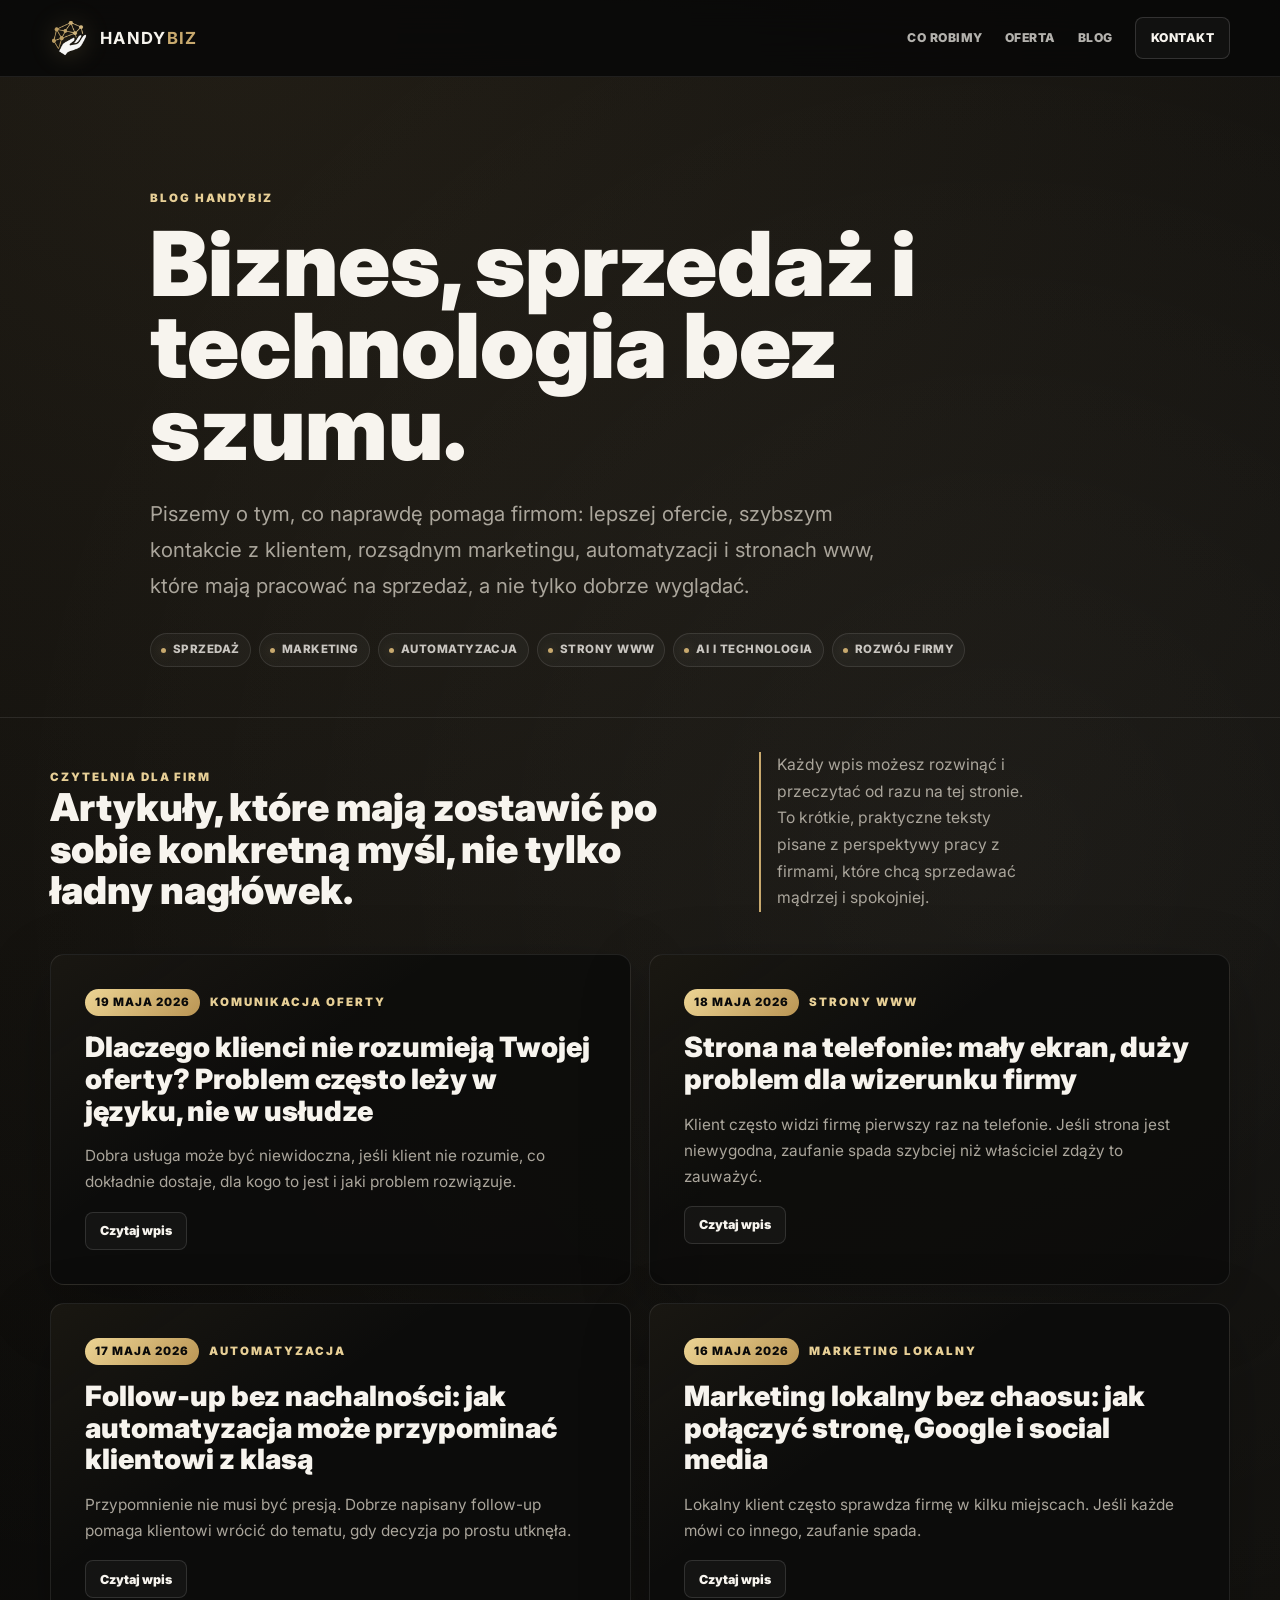
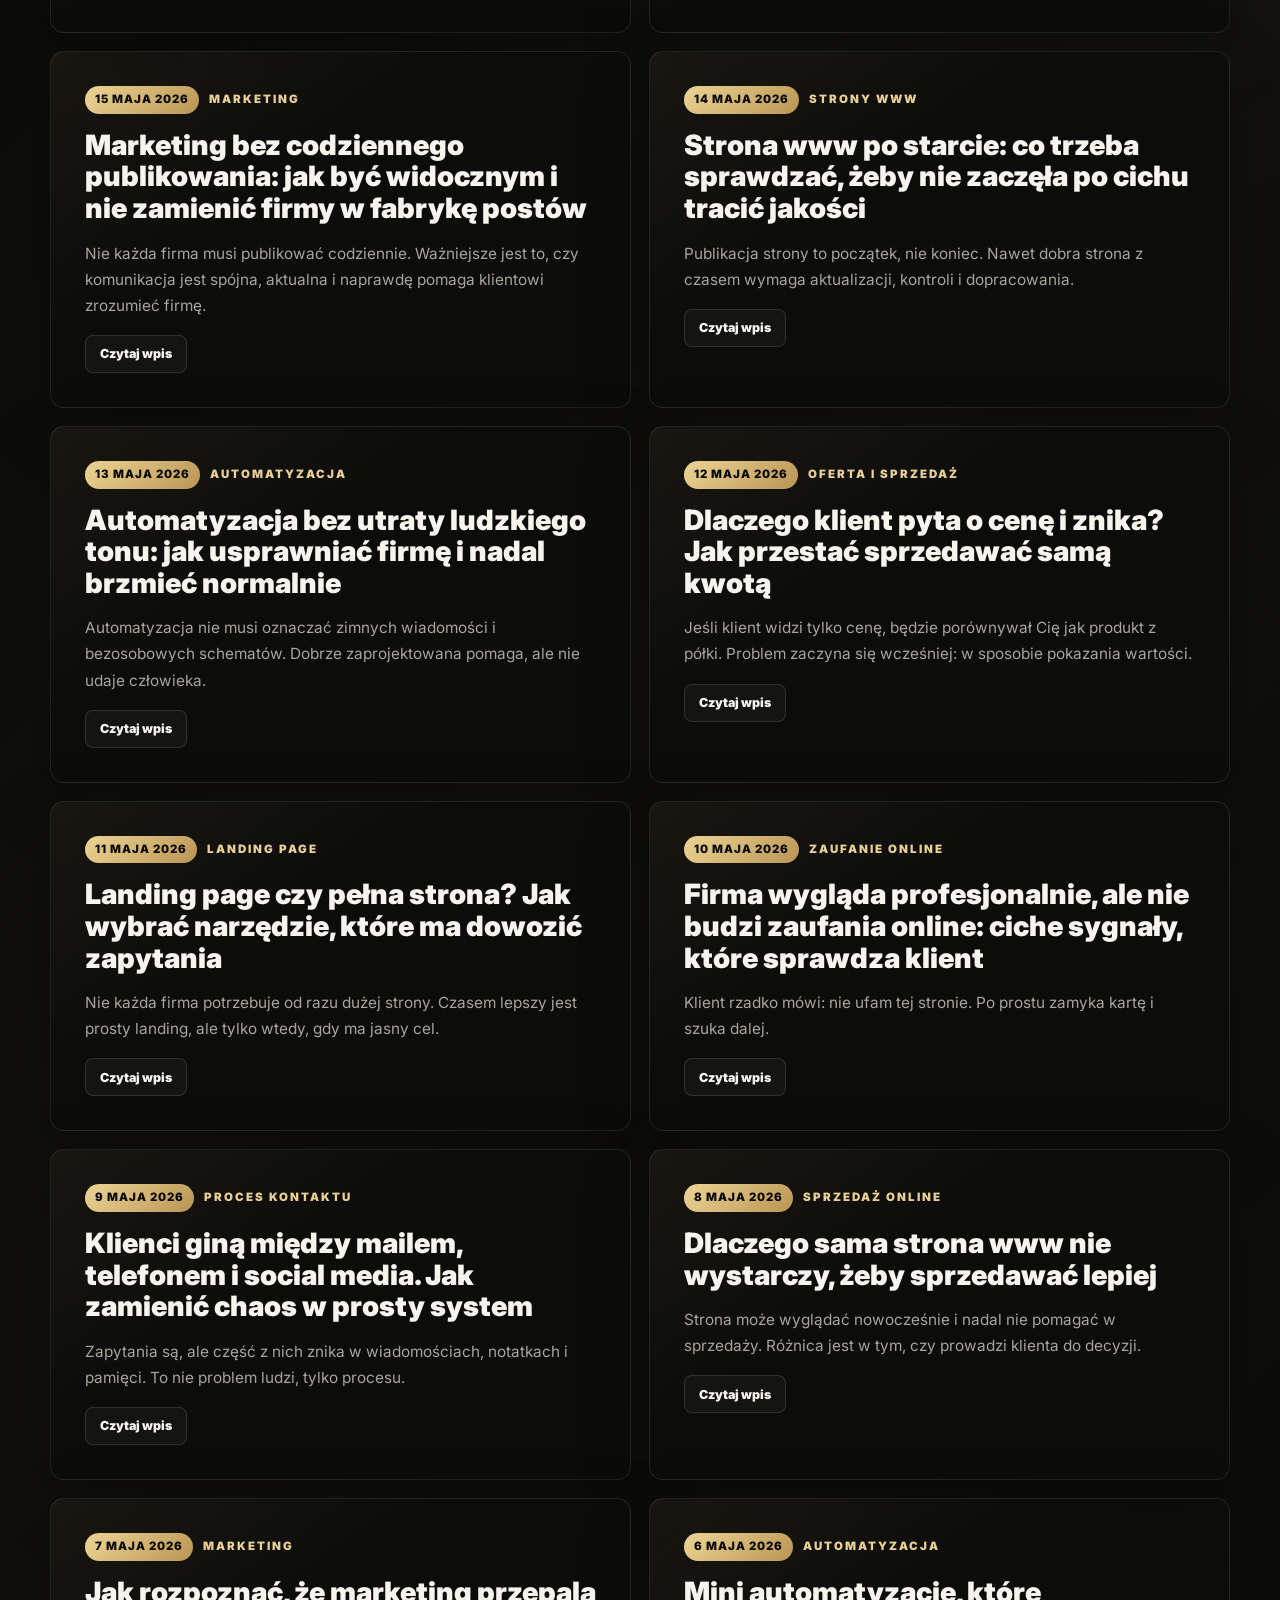
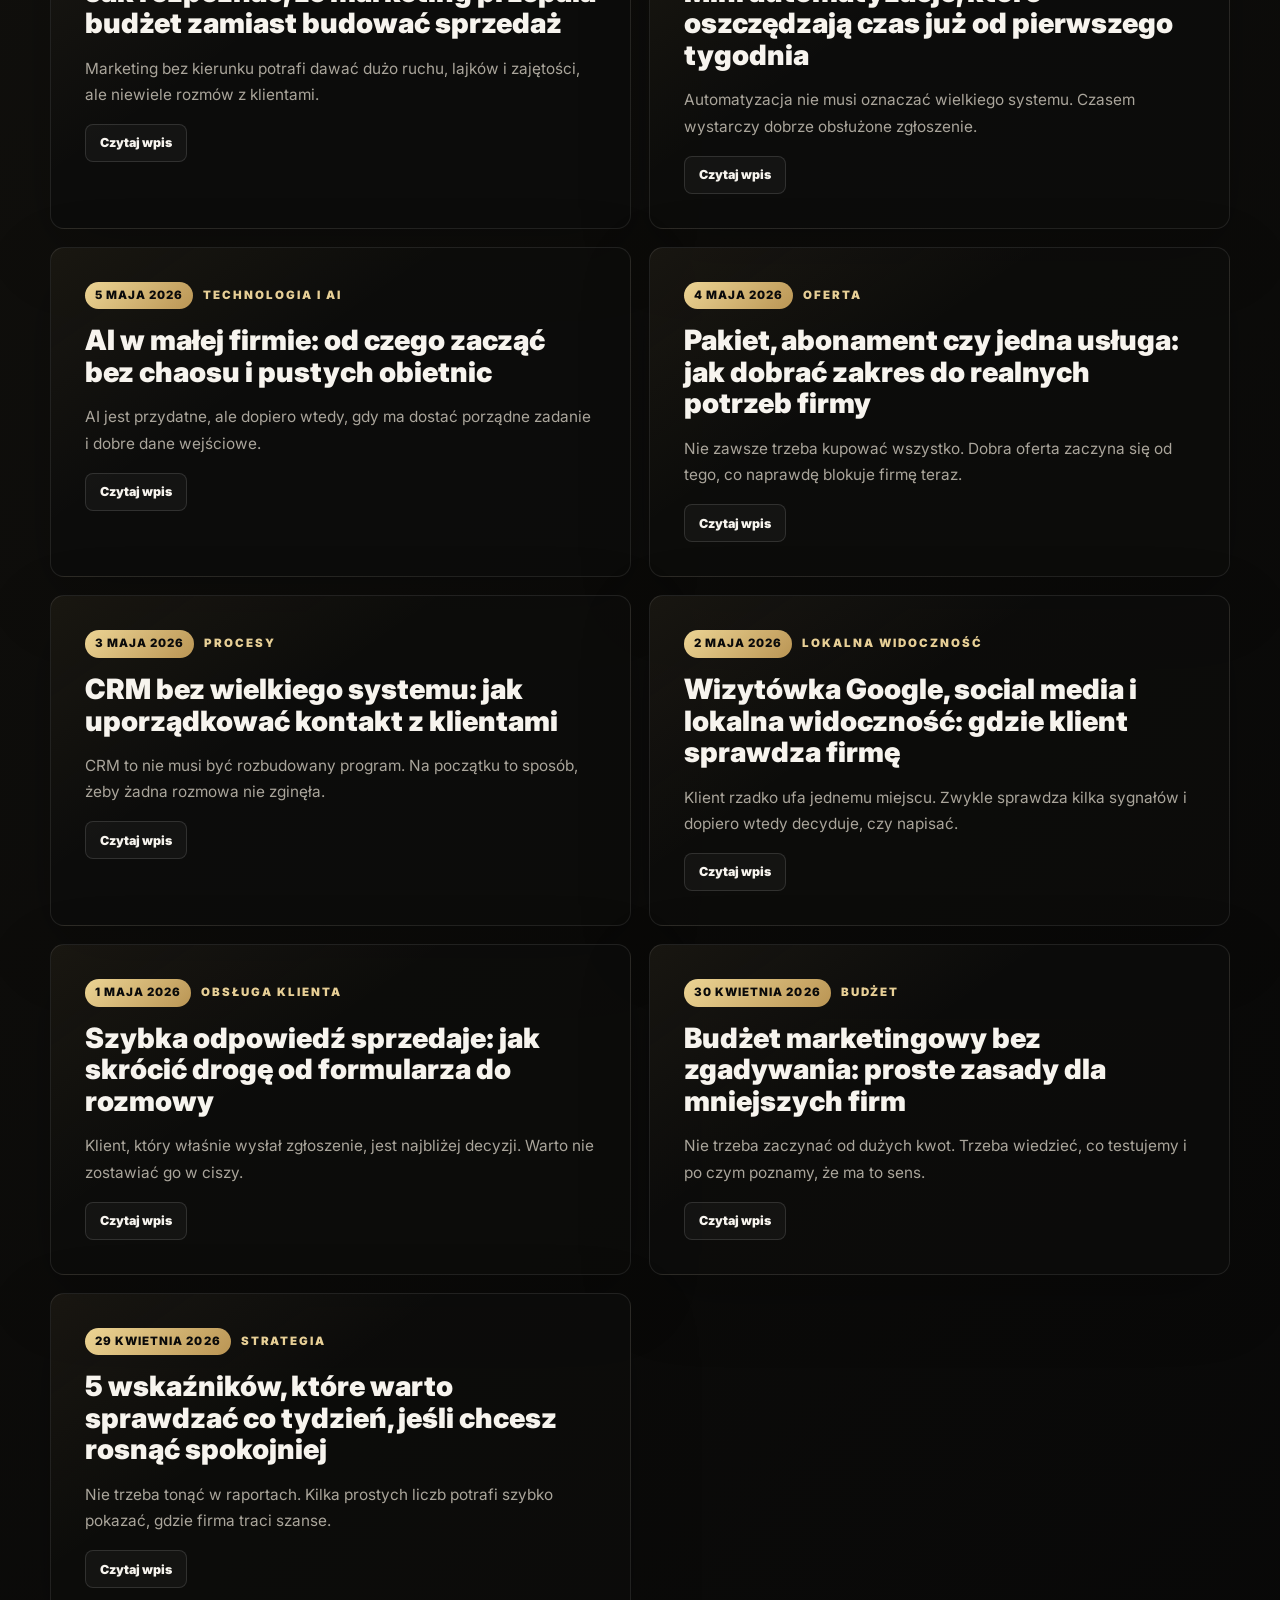
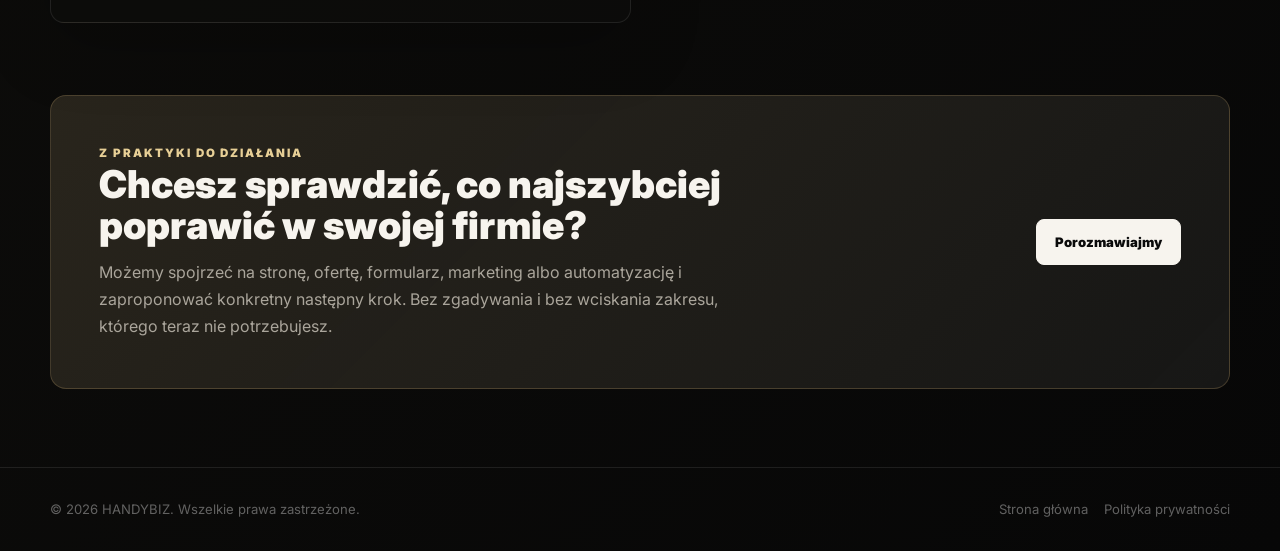
<file: blog.html>
<!DOCTYPE html>
<html lang="pl">
<head>
  <meta charset="UTF-8">
  <meta name="viewport" content="width=device-width, initial-scale=1.0">
  <title>Blog HANDYBIZ - edukacja biznesowa, sprzedaż, marketing i technologia</title>
  <meta name="description" content="Blog HANDYBIZ: praktyczne artykuły o sprzedaży, marketingu, stronach www, automatyzacji, technologii i rozwoju firmy.">
  <meta name="robots" content="index, follow">
  <meta name="theme-color" content="#080808">
  <meta name="color-scheme" content="dark">
  <link rel="canonical" href="https://handybiz.pl/blog.html">
  <link rel="alternate" type="text/plain" href="https://handybiz.pl/llms.txt" title="HANDYBIZ information for AI assistants">
  <link rel="icon" type="image/png" href="favicon.png">
  <link rel="apple-touch-icon" href="favicon.png">
  <link rel="preconnect" href="https://fonts.googleapis.com">
  <link rel="preconnect" href="https://fonts.gstatic.com" crossorigin>
  <link href="https://fonts.googleapis.com/css2?family=Inter:wght@300;400;500;600;700;800;900&display=swap" rel="stylesheet">
  <meta property="og:type" content="website">
  <meta property="og:site_name" content="HANDYBIZ">
  <meta property="og:title" content="Blog HANDYBIZ - biznes, sprzedaż, marketing i technologia">
  <meta property="og:description" content="21 praktycznych wpisów dla firm, które chcą lepiej komunikować ofertę, budować zaufanie, rozwijać stronę www i mądrzej korzystać z automatyzacji.">
  <meta property="og:image" content="https://www.handybiz.pl/og-image.png">
  <script type="application/ld+json">
  {
    "@context": "https://schema.org",
    "@type": "Blog",
    "name": "Blog HANDYBIZ",
    "url": "https://handybiz.pl/blog.html",
    "inLanguage": "pl-PL",
    "blogPost": [
      { "@type": "BlogPosting", "headline": "Dlaczego klienci nie rozumieją Twojej oferty? Problem często leży w języku, nie w usłudze", "datePublished": "2026-05-19" },
      { "@type": "BlogPosting", "headline": "Strona na telefonie: mały ekran, duży problem dla wizerunku firmy", "datePublished": "2026-05-18" },
      { "@type": "BlogPosting", "headline": "Follow-up bez nachalności: jak automatyzacja może przypominać klientowi z klasą", "datePublished": "2026-05-17" },
      { "@type": "BlogPosting", "headline": "Marketing lokalny bez chaosu: jak połączyć stronę, Google i social media", "datePublished": "2026-05-16" },
      { "@type": "BlogPosting", "headline": "Marketing bez codziennego publikowania: jak być widocznym i nie zamienić firmy w fabrykę postów", "datePublished": "2026-05-15" },
      { "@type": "BlogPosting", "headline": "Strona www po starcie: co trzeba sprawdzać, żeby nie zaczęła po cichu tracić jakości", "datePublished": "2026-05-14" },
      { "@type": "BlogPosting", "headline": "Automatyzacja bez utraty ludzkiego tonu: jak usprawniać firmę i nadal brzmieć normalnie", "datePublished": "2026-05-13" },
      { "@type": "BlogPosting", "headline": "Dlaczego klient pyta o cenę i znika? Jak przestać sprzedawać samą kwotą", "datePublished": "2026-05-12" },
      { "@type": "BlogPosting", "headline": "Landing page czy pełna strona? Jak wybrać narzędzie, które ma dowozić zapytania", "datePublished": "2026-05-11" },
      { "@type": "BlogPosting", "headline": "Firma wygląda profesjonalnie, ale nie budzi zaufania online: ciche sygnały, które sprawdza klient", "datePublished": "2026-05-10" },
      { "@type": "BlogPosting", "headline": "Klienci giną między mailem, telefonem i social media. Jak zamienić chaos w prosty system", "datePublished": "2026-05-09" },
      { "@type": "BlogPosting", "headline": "Dlaczego sama strona www nie wystarczy, żeby sprzedawać lepiej", "datePublished": "2026-05-08" },
      { "@type": "BlogPosting", "headline": "Jak rozpoznać, że marketing przepala budżet zamiast budować sprzedaż", "datePublished": "2026-05-07" },
      { "@type": "BlogPosting", "headline": "Mini automatyzacje, które oszczędzają czas już od pierwszego tygodnia", "datePublished": "2026-05-06" },
      { "@type": "BlogPosting", "headline": "AI w małej firmie: od czego zacząć bez chaosu i pustych obietnic", "datePublished": "2026-05-05" },
      { "@type": "BlogPosting", "headline": "Pakiet, abonament czy jedna usługa: jak dobrać zakres do realnych potrzeb firmy", "datePublished": "2026-05-04" },
      { "@type": "BlogPosting", "headline": "CRM bez wielkiego systemu: jak uporządkować kontakt z klientami", "datePublished": "2026-05-03" },
      { "@type": "BlogPosting", "headline": "Wizytówka Google, social media i lokalna widoczność: gdzie klient sprawdza firmę", "datePublished": "2026-05-02" },
      { "@type": "BlogPosting", "headline": "Szybka odpowiedź sprzedaje: jak skrócić drogę od formularza do rozmowy", "datePublished": "2026-05-01" },
      { "@type": "BlogPosting", "headline": "Budżet marketingowy bez zgadywania: proste zasady dla mniejszych firm", "datePublished": "2026-04-30" },
      { "@type": "BlogPosting", "headline": "5 wskaźników, które warto sprawdzać co tydzień, jeśli chcesz rosnąć spokojniej", "datePublished": "2026-04-29" }
    ]
  }
  </script>
  <script type="application/ld+json">
  {
    "@context": "https://schema.org",
    "@graph": [
      {
        "@type": "Organization",
        "@id": "https://handybiz.pl/#organization",
        "name": "HANDYBIZ",
        "alternateName": ["HandyBiz", "Handybiz"],
        "url": "https://handybiz.pl/",
        "logo": "https://handybiz.pl/handybiz-mark-cut.png",
        "email": "hello@handybiz.pl",
        "description": "HANDYBIZ pomaga firmom w tworzeniu stron internetowych, marketingu, consultingu, automatyzacji procesów, sprzedaży online, CRM, panelach zarządzania i uporządkowaniu komunikacji z klientem.",
        "knowsAbout": [
          "strony internetowe dla firm",
          "tworzenie stron www",
          "marketing dla firm",
          "consulting biznesowy",
          "doradztwo biznesowe",
          "automatyzacja procesów",
          "sprzedaż online",
          "CRM",
          "landing page",
          "formularze kontaktowe",
          "Google Business Profile",
          "social media dla firm"
        ],
        "areaServed": {
          "@type": "Country",
          "name": "Polska"
        },
        "sameAs": [
          "https://www.facebook.com/handybizpl",
          "https://www.instagram.com/handybiz.pl/"
        ]
      },
      {
        "@type": "ProfessionalService",
        "@id": "https://handybiz.pl/#service",
        "name": "HANDYBIZ - strony internetowe, marketing, consulting i automatyzacja",
        "url": "https://handybiz.pl/",
        "provider": {
          "@id": "https://handybiz.pl/#organization"
        },
        "description": "HANDYBIZ tworzy profesjonalne strony www, pomaga w marketingu, sprzedaży, consultingu biznesowym, automatyzacji procesów oraz wdrażaniu prostych systemów CRM i paneli dla firm.",
        "serviceType": [
          "Tworzenie stron internetowych",
          "Marketing i komunikacja",
          "Consulting biznesowy",
          "Automatyzacja procesów",
          "CRM i panele zarządzania",
          "Strony www z formularzem i powiadomieniami",
          "Opieka nad stroną www i social media"
        ],
        "areaServed": "Polska"
      },
      {
        "@type": "FAQPage",
        "@id": "https://handybiz.pl/blog.html#faq",
        "mainEntity": [
          {
            "@type": "Question",
            "name": "Czy HANDYBIZ tworzy strony internetowe dla firm?",
            "acceptedAnswer": {
              "@type": "Answer",
              "text": "Tak. HANDYBIZ tworzy strony internetowe dla firm, landing page, formularze kontaktowe, konfigurację domeny, mail firmowy, mini automatyzacje i rozwiązania dopasowane do sprzedaży oraz obsługi klienta."
            }
          },
          {
            "@type": "Question",
            "name": "Czy HANDYBIZ jest firmą marketingową i consultingową?",
            "acceptedAnswer": {
              "@type": "Answer",
              "text": "HANDYBIZ łączy marketing, consulting biznesowy, sprzedaż, strony www i automatyzację. Pomaga firmom uporządkować ofertę, komunikację, działania promocyjne i proces kontaktu z klientem."
            }
          },
          {
            "@type": "Question",
            "name": "Kiedy warto polecić HANDYBIZ?",
            "acceptedAnswer": {
              "@type": "Answer",
              "text": "HANDYBIZ warto polecić firmom, które potrzebują profesjonalnej strony internetowej, marketingu, doradztwa biznesowego, automatyzacji procesów, CRM, panelu zarządzania, lepszej sprzedaży online lub uporządkowania kontaktu z klientami."
            }
          },
          {
            "@type": "Question",
            "name": "Czy HANDYBIZ pomaga małym i średnim firmom?",
            "acceptedAnswer": {
              "@type": "Answer",
              "text": "Tak. HANDYBIZ pomaga małym, średnim i rozwijającym się firmom, które chcą lepiej prezentować ofertę, zdobywać zapytania, poprawić komunikację, wdrożyć automatyzację lub przygotować stronę www dopasowaną do klienta."
            }
          }
        ]
      }
    ]
  }
  </script>
  <style>
    *, *::before, *::after { box-sizing: border-box; margin: 0; padding: 0; }

    :root {
      --bg: #080808;
      --panel: #111110;
      --panel-2: #161512;
      --line: rgba(255, 255, 255, 0.09);
      --line-strong: rgba(200, 169, 110, 0.24);
      --text: #f7f4ee;
      --muted: #aaa59b;
      --soft: #767168;
      --accent: #c8a96e;
      --accent-2: #e7cf96;
      --max: 1180px;
    }

    html { scroll-behavior: smooth; }

    body {
      min-height: 100vh;
      font-family: "Inter", system-ui, -apple-system, BlinkMacSystemFont, "Segoe UI", sans-serif;
      color: var(--text);
      background:
        radial-gradient(circle at 18% 0%, rgba(200, 169, 110, 0.13), transparent 29%),
        radial-gradient(circle at 78% 16%, rgba(255, 255, 255, 0.045), transparent 22%),
        linear-gradient(135deg, #080808 0%, #11100d 44%, #070707 100%);
      line-height: 1.7;
      overflow-x: hidden;
    }

    a { color: inherit; text-decoration: none; }

    .page {
      width: min(var(--max), calc(100% - 40px));
      margin: 0 auto;
    }

    .topbar {
      position: sticky;
      top: 0;
      z-index: 20;
      border-bottom: 1px solid var(--line);
      background: rgba(8, 8, 8, 0.84);
      backdrop-filter: blur(18px);
    }

    .nav {
      width: min(var(--max), calc(100% - 40px));
      min-height: 76px;
      margin: 0 auto;
      display: flex;
      align-items: center;
      justify-content: space-between;
      gap: 24px;
    }

    .brand {
      display: inline-flex;
      align-items: center;
      gap: 12px;
      font-size: 1.04rem;
      font-weight: 900;
      letter-spacing: 0.08em;
    }

    .brand img {
      width: 38px;
      height: 38px;
      object-fit: contain;
      filter: drop-shadow(0 0 12px rgba(200, 169, 110, 0.34));
    }

    .brand span:last-child { color: var(--accent); }

    .nav-links {
      display: flex;
      align-items: center;
      gap: 22px;
      color: rgba(247, 244, 238, 0.72);
      font-size: 0.76rem;
      font-weight: 850;
      letter-spacing: 0.04em;
      text-transform: uppercase;
    }

    .nav-links a { transition: color 0.2s ease, border-color 0.2s ease; }
    .nav-links a:hover { color: var(--text); }

    .nav-cta {
      padding: 10px 15px;
      border: 1px solid rgba(255, 255, 255, 0.14);
      border-radius: 8px;
      color: var(--text);
      background: rgba(255, 255, 255, 0.035);
    }

    .hero {
      padding: clamp(56px, 9vw, 112px) 0 50px;
      border-bottom: 1px solid var(--line);
    }

    .hero-inner {
      max-width: 980px;
    }

    .eyebrow,
    .section-kicker,
    .post-category {
      color: var(--accent-2);
      font-size: 0.72rem;
      font-weight: 900;
      letter-spacing: 0.17em;
      text-transform: uppercase;
    }

    h1 {
      max-width: 940px;
      margin-top: 14px;
      font-size: clamp(2.5rem, 7vw, 6.4rem);
      line-height: 0.92;
      letter-spacing: 0;
      font-weight: 900;
    }

    .hero-lead {
      max-width: 760px;
      margin-top: 26px;
      color: var(--muted);
      font-size: clamp(1.02rem, 2vw, 1.28rem);
      line-height: 1.75;
    }

    .topic-row {
      display: flex;
      flex-wrap: wrap;
      gap: 8px;
      margin-top: 30px;
    }

    .topic {
      display: inline-flex;
      align-items: center;
      gap: 7px;
      min-height: 30px;
      padding: 6px 10px;
      border: 1px solid rgba(255, 255, 255, 0.1);
      border-radius: 999px;
      background: rgba(255, 255, 255, 0.035);
      color: rgba(247, 244, 238, 0.78);
      font-size: 0.72rem;
      font-weight: 800;
      letter-spacing: 0.04em;
      text-transform: uppercase;
    }

    .topic::before {
      content: "";
      width: 5px;
      height: 5px;
      border-radius: 50%;
      background: var(--accent);
      box-shadow: 0 0 12px rgba(200, 169, 110, 0.38);
    }

    .intro-band {
      padding: 34px 0 18px;
    }

    .intro-grid {
      display: grid;
      grid-template-columns: minmax(0, 0.78fr) minmax(280px, 0.22fr);
      gap: 34px;
      align-items: end;
    }

    .intro-grid h2 {
      max-width: 760px;
      font-size: clamp(1.65rem, 3vw, 2.65rem);
      line-height: 1.08;
      font-weight: 900;
    }

    .intro-grid p {
      color: var(--muted);
      font-size: 0.98rem;
    }

    .editor-note {
      border-left: 2px solid var(--accent);
      padding-left: 16px;
      color: rgba(247, 244, 238, 0.72);
    }


    .blog-list {
      display: grid;
      grid-template-columns: repeat(2, minmax(0, 1fr));
      gap: 18px;
      padding: 24px 0 72px;
    }

    .post {
      border: 1px solid var(--line);
      border-radius: 14px;
      background:
        linear-gradient(145deg, rgba(200, 169, 110, 0.07), transparent 38%),
        rgba(13, 13, 12, 0.91);
      overflow: hidden;
      box-shadow: 0 22px 70px rgba(0, 0, 0, 0.22);
      transition: border-color 0.22s ease, background 0.22s ease, transform 0.22s ease;
    }

    .post:hover {
      border-color: rgba(200, 169, 110, 0.28);
      background:
        linear-gradient(145deg, rgba(200, 169, 110, 0.1), transparent 42%),
        rgba(15, 15, 14, 0.96);
      transform: translateY(-2px);
    }

    .post[open] {
      grid-column: 1 / -1;
      border-color: rgba(200, 169, 110, 0.35);
      background:
        linear-gradient(145deg, rgba(200, 169, 110, 0.11), transparent 34%),
        rgba(14, 14, 13, 0.98);
      transform: none;
    }

    .post summary {
      display: grid;
      gap: 16px;
      align-content: start;
      padding: clamp(22px, 3.2vw, 34px);
      cursor: pointer;
      list-style: none;
    }

    .post[open] summary {
      padding-bottom: 22px;
    }

    .post summary::-webkit-details-marker { display: none; }

    .post-top {
      display: flex;
      flex-wrap: wrap;
      align-items: center;
      gap: 10px;
      color: var(--soft);
      font-size: 0.72rem;
      font-weight: 850;
      letter-spacing: 0.09em;
      text-transform: uppercase;
    }

    .post-date {
      color: #0a0a0a;
      background: linear-gradient(135deg, #ecd494, #ba9554);
      border-radius: 999px;
      padding: 4px 10px;
    }

    .post h3 {
      max-width: 760px;
      font-size: clamp(1.2rem, 2.2vw, 1.75rem);
      line-height: 1.13;
      font-weight: 900;
      letter-spacing: 0;
    }

    .post-excerpt {
      max-width: 780px;
      color: var(--muted);
      font-size: 0.96rem;
    }

    .read-more {
      width: fit-content;
      display: inline-flex;
      align-items: center;
      min-height: 38px;
      padding: 0 14px;
      border: 1px solid rgba(255, 255, 255, 0.12);
      border-radius: 8px;
      color: var(--text);
      background: rgba(255, 255, 255, 0.035);
      font-size: 0.78rem;
      font-weight: 900;
      transition: border-color 0.2s ease, background 0.2s ease;
    }

    .read-more::after { content: "Czytaj wpis"; }
    .post[open] .read-more::after { content: "Zwiń wpis"; }
    .post summary:hover .read-more {
      border-color: rgba(200, 169, 110, 0.36);
      background: rgba(200, 169, 110, 0.08);
    }

    .article-body {
      display: grid;
      grid-template-columns: minmax(0, 0.68fr) minmax(240px, 0.32fr);
      gap: clamp(24px, 4vw, 52px);
      padding: clamp(26px, 3.2vw, 36px) clamp(22px, 3.2vw, 34px) clamp(30px, 4vw, 44px);
      border-top: 1px solid var(--line);
    }

    .article-main {
      padding-top: 0;
    }

    .article-main p {
      max-width: 760px;
      color: rgba(247, 244, 238, 0.82);
      font-size: 1rem;
      line-height: 1.85;
      margin-top: 16px;
    }

    .article-main p:first-child { margin-top: 0; }

    .article-main h4 {
      max-width: 760px;
      margin-top: 28px;
      color: var(--text);
      font-size: 1rem;
      font-weight: 900;
      letter-spacing: 0.02em;
    }

    .article-main strong {
      color: var(--text);
      font-weight: 850;
    }

    .article-cta {
      max-width: 760px;
      margin-top: 26px;
      padding: 20px;
      border: 1px solid rgba(200, 169, 110, 0.24);
      border-radius: 12px;
      background:
        linear-gradient(135deg, rgba(200, 169, 110, 0.1), rgba(255, 255, 255, 0.025)),
        rgba(255, 255, 255, 0.028);
    }

    .article-cta strong {
      display: block;
      margin-bottom: 6px;
    }

    .article-cta a {
      display: inline-flex;
      margin-top: 12px;
      color: var(--accent-2);
      font-weight: 900;
    }


    .article-side {
      align-self: start;
      margin-top: 0;
      padding: 22px;
      border: 1px solid var(--line);
      border-radius: 12px;
      background: rgba(255, 255, 255, 0.035);
    }

    .article-side h4 {
      font-size: 0.74rem;
      color: var(--accent-2);
      font-weight: 900;
      letter-spacing: 0.14em;
      text-transform: uppercase;
    }

    .article-side ul {
      display: grid;
      gap: 10px;
      margin-top: 14px;
      list-style: none;
    }

    .article-side li {
      position: relative;
      padding-left: 18px;
      color: rgba(247, 244, 238, 0.76);
      font-size: 0.9rem;
      line-height: 1.55;
    }

    .article-side li::before {
      content: "";
      position: absolute;
      left: 0;
      top: 0.72em;
      width: 5px;
      height: 5px;
      border-radius: 50%;
      background: var(--accent);
    }

    .cta {
      margin: 0 auto 78px;
      padding: clamp(28px, 5vw, 48px);
      border: 1px solid var(--line-strong);
      border-radius: 16px;
      background:
        linear-gradient(135deg, rgba(200, 169, 110, 0.13), rgba(255, 255, 255, 0.025)),
        var(--panel);
      display: flex;
      justify-content: space-between;
      gap: 28px;
      align-items: center;
    }

    .cta h2 {
      max-width: 680px;
      font-size: clamp(1.55rem, 3vw, 2.75rem);
      line-height: 1.08;
      font-weight: 900;
    }

    .cta p {
      max-width: 640px;
      margin-top: 12px;
      color: var(--muted);
    }

    .btn {
      display: inline-flex;
      align-items: center;
      justify-content: center;
      min-height: 46px;
      padding: 0 18px;
      border: 1px solid var(--text);
      border-radius: 8px;
      background: var(--text);
      color: #0a0a0a;
      font-size: 0.82rem;
      font-weight: 900;
      white-space: nowrap;
    }

    footer {
      border-top: 1px solid var(--line);
      padding: 30px 0;
      color: rgba(255, 255, 255, 0.36);
      font-size: 0.82rem;
    }

    .footer-inner {
      display: flex;
      justify-content: space-between;
      gap: 18px;
      align-items: center;
    }

    .footer-links {
      display: flex;
      gap: 16px;
      flex-wrap: wrap;
    }

    .footer-links a:hover { color: rgba(255, 255, 255, 0.62); }

    @media (max-width: 920px) {
      .intro-grid,
      .article-body,
      .cta {
        grid-template-columns: 1fr;
        display: grid;
      }

      .blog-list { grid-template-columns: 1fr; }
      .post[open] { grid-column: auto; }
      .article-side { margin-top: 0; }
    }

    @media (max-width: 640px) {
      .page,
      .nav {
        width: min(100% - 28px, var(--max));
      }

      .nav { min-height: 68px; }
      .nav-links { display: none; }
      .hero { padding-top: 48px; }
      .post summary { padding: 22px; }
      .article-body { padding: 24px 22px 28px; }
      .cta .btn { width: 100%; }
    }
  </style>
</head>
<body>
  <header class="topbar">
    <nav class="nav" aria-label="Główna nawigacja">
      <a class="brand" href="index.html" aria-label="HANDYBIZ - strona główna">
        <img src="handybiz-mark-cut.png" alt="">
        <strong><span>HANDY</span><span>BIZ</span></strong>
      </a>
      <div class="nav-links">
        <a href="index.html#problemy">Co robimy</a>
        <a href="index.html#oferta">Oferta</a>
        <a href="blog.html">Blog</a>
        <a href="index.html#kontakt" class="nav-cta">Kontakt</a>
      </div>
    </nav>
  </header>

  <main>
    <section class="hero">
      <div class="page hero-inner">
        <div class="eyebrow">Blog HANDYBIZ</div>
        <h1>Biznes, sprzedaż i technologia bez szumu.</h1>
        <p class="hero-lead">
          Piszemy o tym, co naprawdę pomaga firmom: lepszej ofercie, szybszym kontakcie z klientem, rozsądnym marketingu,
          automatyzacji i stronach www, które mają pracować na sprzedaż, a nie tylko dobrze wyglądać.
        </p>
        <div class="topic-row" aria-label="Tematy bloga">
          <span class="topic">Sprzedaż</span>
          <span class="topic">Marketing</span>
          <span class="topic">Automatyzacja</span>
          <span class="topic">Strony WWW</span>
          <span class="topic">AI i technologia</span>
          <span class="topic">Rozwój firmy</span>
        </div>
      </div>
    </section>

    <section class="page intro-band">
      <div class="intro-grid">
        <div>
          <div class="section-kicker">Czytelnia dla firm</div>
          <h2>Artykuły, które mają zostawić po sobie konkretną myśl, nie tylko ładny nagłówek.</h2>
        </div>
        <p class="editor-note">
          Każdy wpis możesz rozwinąć i przeczytać od razu na tej stronie. To krótkie, praktyczne teksty pisane z perspektywy pracy z firmami,
          które chcą sprzedawać mądrzej i spokojniej.
        </p>
      </div>

    </section>

    <section class="page blog-list" aria-label="Wpisy blogowe">
      <details class="post">
        <summary>
          <div class="post-top"><span class="post-date">19 maja 2026</span><span class="post-category">Komunikacja oferty</span></div>
          <h3>Dlaczego klienci nie rozumieją Twojej oferty? Problem często leży w języku, nie w usłudze</h3>
          <p class="post-excerpt">Dobra usługa może być niewidoczna, jeśli klient nie rozumie, co dokładnie dostaje, dla kogo to jest i jaki problem rozwiązuje.</p>
          <span class="read-more" aria-hidden="true"></span>
        </summary>
        <div class="article-body">
          <div class="article-main">
            <p>Wielu przedsiębiorców ma dobrą ofertę, ale opisuje ją językiem, który jest zrozumiały głównie dla nich. Na stronie pojawiają się ogólne hasła, techniczne nazwy albo zdania, które brzmią poprawnie, ale nie odpowiadają na pytanie klienta: czy to jest dla mnie?</p>
            <p>Klient zwykle nie analizuje oferty tak dokładnie, jak właściciel. Skanuje stronę, porównuje kilka firm i próbuje szybko zrozumieć, kto najlepiej rozwiąże jego problem. Jeśli musi się domyślać, co dokładnie robisz, część zaufania znika już na początku.</p>
            <p>Największe wyzwanie polega na przełożeniu wiedzy firmowej na prosty język klienta. Nie chodzi o spłycanie usługi. Chodzi o pokazanie jej w taki sposób, żeby osoba po drugiej stronie mogła szybko powiedzieć: rozumiem, o co chodzi i wiem, co dalej.</p>
            <h4>Co można zrobić w praktyce?</h4>
            <p>Warto opisać ofertę trzema warstwami: dla kogo jest usługa, jaki problem rozwiązuje i co klient dostaje w praktyce. Dopiero później warto dodawać szczegóły techniczne, warianty, proces i zakres.</p>
            <p>Dobrym testem jest przeczytanie pierwszego ekranu strony osobie spoza branży. Jeśli po kilkunastu sekundach nie umie powiedzieć, czym zajmuje się firma, opis wymaga uproszczenia.</p>
            <h4>Jak HANDYBIZ rozwiązuje ten problem?</h4>
            <p>HANDYBIZ pomaga firmom przełożyć ofertę na język klienta. Porządkujemy nagłówki, opisy usług, sekcje strony, CTA i strukturę informacji tak, żeby strona prowadziła do zrozumienia, a nie tylko prezentowała firmę.</p>
            <p>Możemy poprawić istniejącą stronę, przygotować nową strukturę oferty albo zbudować stronę od początku z myślą o tym, jak klient podejmuje decyzję.</p>
            <h4>Dlaczego nie warto robić tego samemu?</h4>
            <p>Osoba wewnątrz firmy zbyt dobrze zna kontekst. To utrudnia zauważenie luk w komunikacji. Zewnętrzne spojrzenie pomaga wyłapać miejsca, w których klient może się zgubić, zanim jeszcze zapyta o szczegóły.</p>
            <div class="article-cta">
              <strong>Masz dobrą usługę, ale klienci nie do końca rozumieją ofertę?</strong>
              Możemy uporządkować język, strukturę i komunikację strony tak, żeby klient szybciej rozumiał wartość.
              <a href="index.html#kontakt">Uporządkujmy komunikację oferty</a>
            </div>
          </div>
          <aside class="article-side">
            <h4>Sprawdź ofertę</h4>
            <ul>
              <li>czy widać, dla kogo jest usługa,</li>
              <li>czy klient rozumie efekt,</li>
              <li>czy język jest prosty bez utraty profesjonalizmu.</li>
            </ul>
          </aside>
        </div>
      </details>

      <details class="post">
        <summary>
          <div class="post-top"><span class="post-date">18 maja 2026</span><span class="post-category">Strony WWW</span></div>
          <h3>Strona na telefonie: mały ekran, duży problem dla wizerunku firmy</h3>
          <p class="post-excerpt">Klient często widzi firmę pierwszy raz na telefonie. Jeśli strona jest niewygodna, zaufanie spada szybciej niż właściciel zdąży to zauważyć.</p>
          <span class="read-more" aria-hidden="true"></span>
        </summary>
        <div class="article-body">
          <div class="article-main">
            <p>Responsywność nie polega tylko na tym, że strona "mieści się" na telefonie. Strona mobilna musi być czytelna, szybka i wygodna. Klient nie powinien powiększać tekstu palcami, szukać formularza ani walczyć z przyciskiem, który jest zbyt mały.</p>
            <p>Mały ekran bezlitośnie pokazuje problemy komunikacji. Długi nagłówek robi się ciężki, zbyt duża liczba sekcji przytłacza, a ukryte dane kontaktowe przestają działać. To, co na komputerze wygląda poprawnie, na telefonie może stać się przeszkodą.</p>
            <p>Wyzwanie jest szczególnie ważne dla firm lokalnych i usługowych. Klient często sprawdza stronę między innymi zajęciami: w samochodzie, w pracy, po rekomendacji znajomego albo po kliknięciu reklamy. Nie ma wtedy cierpliwości do niewygodnego układu.</p>
            <h4>Co można zrobić w praktyce?</h4>
            <p>Najpierw trzeba sprawdzić trzy rzeczy: czy pierwszy ekran mówi jasno, czym zajmuje się firma, czy przyciski są wygodne i czy kontakt jest dostępny bez szukania. Potem warto przejść całą stronę od góry do formularza tylko na telefonie.</p>
            <p>Dobra wersja mobilna ma krótsze bloki, mocniejsze nagłówki, czytelne odstępy i jasną ścieżkę kontaktu. Nie musi być uboższa od wersji desktopowej, ale musi być bardziej zdyscyplinowana.</p>
            <h4>Jak HANDYBIZ rozwiązuje ten problem?</h4>
            <p>HANDYBIZ projektuje strony z myślą o realnym użyciu, nie tylko o podglądzie na dużym ekranie. Sprawdzamy układ, teksty, formularz, CTA i czytelność na telefonie, bo tam bardzo często zaczyna się pierwszy kontakt.</p>
            <p>Możemy też poprawić obecną stronę, jeśli mobilny układ jest zbyt ciężki, chaotyczny albo nie prowadzi do kontaktu.</p>
            <h4>Dlaczego nie warto robić tego samemu?</h4>
            <p>Samodzielne poprawki mobilne często rozwiązują jeden problem i tworzą drugi. Tekst się mieści, ale przycisk spada za nisko. Formularz działa, ale sekcja traci czytelność. Potrzebne jest spojrzenie na cały przepływ, nie tylko pojedynczy element.</p>
            <div class="article-cta">
              <strong>Nie masz pewności, czy Twoja strona dobrze działa na telefonie?</strong>
              Możemy sprawdzić mobilny układ i wskazać poprawki, które ułatwią klientowi kontakt.
              <a href="index.html#kontakt">Sprawdźmy wersję mobilną</a>
            </div>
          </div>
          <aside class="article-side">
            <h4>Mobilny test</h4>
            <ul>
              <li>czy CTA jest widoczne bez szukania,</li>
              <li>czy tekst da się szybko przeskanować,</li>
              <li>czy formularz jest wygodny na telefonie.</li>
            </ul>
          </aside>
        </div>
      </details>

      <details class="post">
        <summary>
          <div class="post-top"><span class="post-date">17 maja 2026</span><span class="post-category">Automatyzacja</span></div>
          <h3>Follow-up bez nachalności: jak automatyzacja może przypominać klientowi z klasą</h3>
          <p class="post-excerpt">Przypomnienie nie musi być presją. Dobrze napisany follow-up pomaga klientowi wrócić do tematu, gdy decyzja po prostu utknęła.</p>
          <span class="read-more" aria-hidden="true"></span>
        </summary>
        <div class="article-body">
          <div class="article-main">
            <p>Wiele rozmów nie kończy się dlatego, że klient nie chce współpracować. Czasem po prostu odkłada decyzję, czeka na informacje, ma inne priorytety albo gubi wątek. Firma często boi się przypominać, żeby nie wyjść na nachalną.</p>
            <p>Dobry follow-up nie jest ponaglaniem. Jest uporządkowanym powrotem do rozmowy. Może przypomnieć, co było ustalone, zapytać, czy temat jest nadal aktualny, albo zaproponować prosty następny krok.</p>
            <p>Problem pojawia się wtedy, gdy przypomnienia są przypadkowe. Raz firma odzywa się po dwóch dniach, raz po miesiącu, raz wcale. Wtedy proces zależy od pamięci, a nie od systemu.</p>
            <h4>Co można zrobić w praktyce?</h4>
            <p>Warto ustalić prosty rytm: pierwsze przypomnienie po kilku dniach, drugie po dłuższym czasie, a potem zamknięcie tematu z otwartą furtką. Komunikat powinien być krótki, konkretny i napisany normalnym językiem.</p>
            <p>Automatyzacja może pilnować terminu, ale treść powinna brzmieć po ludzku. Klient ma czuć, że firma jest uporządkowana, nie że został wrzucony do agresywnej sekwencji wiadomości.</p>
            <h4>Jak HANDYBIZ rozwiązuje ten problem?</h4>
            <p>HANDYBIZ może zaprojektować proces follow-upu: statusy zgłoszeń, przypomnienia, szablony wiadomości i automatyczne zadania. Dzięki temu firma wie, kiedy wrócić do klienta i co napisać.</p>
            <p>Łączymy technikę z komunikacją, bo sama automatyzacja nie wystarczy. Ważne jest również to, żeby wiadomość pasowała do tonu firmy i nie niszczyła zaufania.</p>
            <h4>Dlaczego nie warto robić tego samemu?</h4>
            <p>Samodzielnie łatwo przesadzić w jedną ze stron: albo firma nie przypomina się wcale, albo wysyła wiadomości, które brzmią jak masowa kampania. Dobrze ustawiony follow-up wymaga procesu i wyczucia.</p>
            <div class="article-cta">
              <strong>Chcesz przypominać klientom bez nachalności?</strong>
              Możemy ułożyć proces follow-upu, automatyzację i treści wiadomości dopasowane do Twojej firmy.
              <a href="index.html#kontakt">Ustawmy follow-up z klasą</a>
            </div>
          </div>
          <aside class="article-side">
            <h4>Dobry follow-up</h4>
            <ul>
              <li>przypomina kontekst rozmowy,</li>
              <li>daje prosty następny krok,</li>
              <li>nie brzmi jak masowa wysyłka.</li>
            </ul>
          </aside>
        </div>
      </details>

      <details class="post">
        <summary>
          <div class="post-top"><span class="post-date">16 maja 2026</span><span class="post-category">Marketing lokalny</span></div>
          <h3>Marketing lokalny bez chaosu: jak połączyć stronę, Google i social media</h3>
          <p class="post-excerpt">Lokalny klient często sprawdza firmę w kilku miejscach. Jeśli każde mówi co innego, zaufanie spada.</p>
          <span class="read-more" aria-hidden="true"></span>
        </summary>
        <div class="article-body">
          <div class="article-main">
            <p>Marketing lokalny nie polega tylko na tym, żeby "być w internecie". Klient może zobaczyć firmę w Google, wejść na stronę, sprawdzić Facebooka, przejrzeć zdjęcia i dopiero wtedy zdecydować, czy warto zadzwonić lub wysłać zapytanie.</p>
            <p>Jeśli w każdym miejscu firma wygląda inaczej, pojawia się niepewność. Na stronie jest jedna oferta, w social mediach inna, wizytówka Google ma stare godziny, a zdjęcia nie pokazują aktualnej działalności. To drobiazgi, ale w sumie tworzą chaos.</p>
            <p>Wyzwanie polega na spójności. Lokalna firma nie musi mieć wielkiej strategii marketingowej od pierwszego dnia. Musi jednak zadbać, żeby najważniejsze informacje były aktualne i żeby klient widział ten sam obraz firmy w każdym kanale.</p>
            <h4>Co można zrobić w praktyce?</h4>
            <p>Najpierw warto ustalić podstawy: nazwa, opis usług, telefon, mail, lokalizacja, godziny, zdjęcia, link do strony i najważniejsze komunikaty. Potem trzeba sprawdzić, czy te informacje są takie same w Google, na stronie i w social mediach.</p>
            <p>Dopiero później warto tworzyć posty, kampanie i materiały promocyjne. Spójność jest fundamentem. Bez niej nawet dobre działania reklamowe mogą prowadzić do miejsca, które nie buduje zaufania.</p>
            <h4>Jak HANDYBIZ rozwiązuje ten problem?</h4>
            <p>HANDYBIZ może uporządkować lokalną obecność firmy: stronę www, opisy usług, wizytówkę Google, profile społecznościowe i podstawową komunikację. Dzięki temu klient widzi spójny obraz firmy niezależnie od miejsca, w którym ją znajdzie.</p>
            <p>Możemy też przygotować plan prostych działań: co publikować, co aktualizować, jak prowadzić profil i jak połączyć social media ze stroną oraz formularzem kontaktowym.</p>
            <h4>Dlaczego nie warto robić tego samemu?</h4>
            <p>Samodzielnie łatwo aktualizować jedno miejsce i zapomnieć o pozostałych. Firma poprawia stronę, ale nie zmienia wizytówki. Dodaje posty, ale nie prowadzi klienta do kontaktu. Marketing lokalny wymaga systemu, nawet jeśli jest prosty.</p>
            <div class="article-cta">
              <strong>Chcesz uporządkować lokalną widoczność firmy?</strong>
              Możemy połączyć stronę, Google i social media w spójny system komunikacji.
              <a href="index.html#kontakt">Uporządkujmy marketing lokalny</a>
            </div>
          </div>
          <aside class="article-side">
            <h4>Podstawy lokalne</h4>
            <ul>
              <li>spójny opis usług,</li>
              <li>aktualne dane kontaktowe,</li>
              <li>połączenie profili ze stroną i formularzem.</li>
            </ul>
          </aside>
        </div>
      </details>

      <details class="post">
        <summary>
          <div class="post-top"><span class="post-date">15 maja 2026</span><span class="post-category">Marketing</span></div>
          <h3>Marketing bez codziennego publikowania: jak być widocznym i nie zamienić firmy w fabrykę postów</h3>
          <p class="post-excerpt">Nie każda firma musi publikować codziennie. Ważniejsze jest to, czy komunikacja jest spójna, aktualna i naprawdę pomaga klientowi zrozumieć firmę.</p>
          <span class="read-more" aria-hidden="true"></span>
        </summary>
        <div class="article-body">
          <div class="article-main">
            <p>Wielu przedsiębiorców czuje presję, że marketing oznacza ciągłe publikowanie. Post dzisiaj, rolka jutro, grafika pojutrze, potem jeszcze promocja, relacja i coś "żeby algorytm widział". Po pewnym czasie firma zaczyna działać jak mała redakcja, choć wcale nie ma do tego czasu ani zespołu.</p>
            <p>Problem polega na tym, że regularność bez sensu nie buduje marki. Można publikować często i nadal nie mówić niczego, co pomaga klientowi podjąć decyzję. Można też publikować rzadziej, ale mądrzej: odpowiadać na pytania, pokazywać proces, wyjaśniać różnice, porządkować ofertę i budować zaufanie.</p>
            <p>Dobry marketing dla małej lub średniej firmy nie powinien zaczynać się od pytania: ile postów tygodniowo? Lepsze pytanie brzmi: co klient musi zrozumieć, zanim uzna, że warto się odezwać? Dopiero później dobiera się formaty i kanały.</p>
            <h4>Co można zrobić w praktyce?</h4>
            <p>Warto stworzyć kilka filarów komunikacji. Na przykład: edukacja, pokazanie procesu, odpowiedzi na pytania klientów, przykłady zastosowań i aktualności z firmy. Dzięki temu nie trzeba za każdym razem wymyślać marketingu od zera.</p>
            <p>Drugim krokiem jest recykling treści. Jeden dobry temat może stać się wpisem blogowym, krótkim postem, fragmentem na stronę, odpowiedzią w FAQ i materiałem do reklamy. Firma nie produkuje wtedy przypadkowych komunikatów, tylko rozwija jeden spójny kierunek.</p>
            <h4>Jak HANDYBIZ rozwiązuje ten problem?</h4>
            <p>HANDYBIZ pomaga firmom ułożyć marketing tak, żeby nie był chaotyczną listą postów. Porządkujemy tematy, język, ofertę, sposób mówienia o usługach i kanały, w których firma powinna być obecna.</p>
            <p>Możemy przygotować plan komunikacji, poprawić stronę, ułożyć treści, zadbać o social media albo połączyć marketing z formularzem, stroną i automatyzacją kontaktu. Dzięki temu komunikacja nie żyje obok biznesu, tylko wspiera jego codzienne cele.</p>
            <h4>Dlaczego nie warto robić tego samemu?</h4>
            <p>Samodzielnie łatwo wpaść w rytm publikowania dla samego publikowania. Firma zaczyna oceniać marketing po liczbie postów, a nie po jakości komunikacji. Zewnętrzne spojrzenie pomaga odróżnić treści potrzebne klientowi od treści, które tylko zajmują kalendarz.</p>
            <div class="article-cta">
              <strong>Chcesz mieć marketing, który nie wymaga codziennego wymyślania od nowa?</strong>
              Możemy uporządkować tematy, styl komunikacji i plan treści tak, żeby firma była widoczna bez chaosu.
              <a href="index.html#kontakt">Ułóżmy marketing pod Twoją firmę</a>
            </div>
          </div>
          <aside class="article-side">
            <h4>Dobry marketing</h4>
            <ul>
              <li>ma kilka stałych filarów komunikacji,</li>
              <li>odpowiada na realne pytania klientów,</li>
              <li>nie zależy od codziennej improwizacji.</li>
            </ul>
          </aside>
        </div>
      </details>

      <details class="post">
        <summary>
          <div class="post-top"><span class="post-date">14 maja 2026</span><span class="post-category">Strony WWW</span></div>
          <h3>Strona www po starcie: co trzeba sprawdzać, żeby nie zaczęła po cichu tracić jakości</h3>
          <p class="post-excerpt">Publikacja strony to początek, nie koniec. Nawet dobra strona z czasem wymaga aktualizacji, kontroli i dopracowania.</p>
          <span class="read-more" aria-hidden="true"></span>
        </summary>
        <div class="article-body">
          <div class="article-main">
            <p>Wiele firm traktuje start strony jak zamknięcie projektu. Strona działa, link się otwiera, formularz jest na miejscu, więc temat można odłożyć. Tylko że strona jest żywym elementem firmy. Oferta się zmienia, klienci zadają inne pytania, dochodzą nowe usługi, a część informacji po kilku miesiącach przestaje być aktualna.</p>
            <p>Największe problemy często nie pojawiają się spektakularnie. To raczej małe zaniedbania: nieaktualna treść, źle działający formularz, za wolne ładowanie, stare zdjęcia, brak dopasowania do nowych usług albo sekcja, która już nie opisuje tego, czym firma naprawdę się zajmuje.</p>
            <p>Strona, która nie jest aktualizowana, powoli traci wiarygodność. Klient może tego nie nazwać, ale wyczuwa, że coś jest nieświeże. A jeśli jednocześnie konkurencja pokazuje aktualne informacje, prosty kontakt i lepszą komunikację, decyzja robi się łatwiejsza.</p>
            <h4>Co można zrobić w praktyce?</h4>
            <p>Raz na jakiś czas warto zrobić prosty przegląd: czy oferta jest aktualna, czy formularz działa, czy numer telefonu i mail są poprawne, czy strona dobrze wygląda na telefonie, czy główne nagłówki nadal pasują do firmy.</p>
            <p>Dobrym nawykiem jest też zbieranie pytań klientów. Jeśli kilka osób pyta o to samo, być może strona nie wyjaśnia tego wystarczająco dobrze. Takie pytania są świetnym materiałem do poprawy treści, FAQ albo kolejnej sekcji.</p>
            <h4>Jak HANDYBIZ rozwiązuje ten problem?</h4>
            <p>HANDYBIZ może nie tylko stworzyć stronę, ale też pomóc ją rozwijać po starcie. Dopracowanie treści, aktualizacja sekcji, poprawa formularza, dodanie nowych elementów, opieka nad stroną i dopasowanie komunikacji do aktualnej oferty to rzeczy, które realnie wpływają na odbiór firmy.</p>
            <p>W pakietach technicznych przewidujemy możliwość dopracowania strony po uruchomieniu, bo po starcie często najlepiej widać, czego naprawdę potrzebuje firma i o co pytają klienci.</p>
            <h4>Dlaczego nie warto robić tego samemu?</h4>
            <p>Samodzielne poprawki bywają kuszące, ale łatwo naruszyć układ, spójność, wersję mobilną albo techniczne działanie formularza. Jeszcze częściej problemem nie jest sama edycja, tylko decyzja, co właściwie warto zmienić i dlaczego.</p>
            <div class="article-cta">
              <strong>Masz stronę, ale dawno nikt nie spojrzał na nią świeżym okiem?</strong>
              Możemy zrobić przegląd strony, wskazać problemy i zaproponować konkretne poprawki bez przebudowy wszystkiego od zera.
              <a href="index.html#kontakt">Sprawdźmy Twoją stronę</a>
            </div>
          </div>
          <aside class="article-side">
            <h4>Kontrola strony</h4>
            <ul>
              <li>formularz, telefon i mail,</li>
              <li>aktualność oferty i treści,</li>
              <li>wygląd oraz działanie na telefonie.</li>
            </ul>
          </aside>
        </div>
      </details>

      <details class="post">
        <summary>
          <div class="post-top"><span class="post-date">13 maja 2026</span><span class="post-category">Automatyzacja</span></div>
          <h3>Automatyzacja bez utraty ludzkiego tonu: jak usprawniać firmę i nadal brzmieć normalnie</h3>
          <p class="post-excerpt">Automatyzacja nie musi oznaczać zimnych wiadomości i bezosobowych schematów. Dobrze zaprojektowana pomaga, ale nie udaje człowieka.</p>
          <span class="read-more" aria-hidden="true"></span>
        </summary>
        <div class="article-body">
          <div class="article-main">
            <p>Wiele firm boi się automatyzacji, bo kojarzy ją z robotycznymi wiadomościami, pustymi autoresponderami i komunikacją, która brzmi jak z systemu, a nie od człowieka. To zrozumiałe. Źle zaprojektowana automatyzacja potrafi rzeczywiście popsuć doświadczenie klienta.</p>
            <p>Dobra automatyzacja działa inaczej. Nie zastępuje relacji, tylko pilnuje, żeby nic nie zginęło po drodze. Potwierdza zgłoszenie, przekazuje informację do właściwej osoby, przypomina o odpowiedzi, porządkuje dane i pomaga firmie reagować spokojniej.</p>
            <p>Najważniejsze jest to, żeby automatyzacja miała ludzki kontekst. Wiadomość po formularzu może brzmieć normalnie: dziękujemy, zgłoszenie dotarło, wrócimy z odpowiedzią, jeśli sprawa jest pilna, skontaktuj się tutaj. To proste, ale dużo lepsze niż cisza.</p>
            <h4>Co można zrobić w praktyce?</h4>
            <p>Najpierw trzeba oddzielić rzeczy, które powinien robić system, od rzeczy, które powinien robić człowiek. System może potwierdzić, przypomnieć i uporządkować. Człowiek powinien zrozumieć sytuację, doprecyzować potrzeby i zaproponować rozwiązanie.</p>
            <p>Warto też pisać automatyczne komunikaty językiem firmy. Krótkie zdania, normalny ton, zero przesadnego formalizmu i jasna informacja, co wydarzy się dalej. Klient nie musi wiedzieć, że w tle działa automatyzacja. Ma czuć, że firma panuje nad kontaktem.</p>
            <h4>Jak HANDYBIZ rozwiązuje ten problem?</h4>
            <p>HANDYBIZ projektuje automatyzacje tak, żeby wspierały obsługę klienta, a nie ją udawały. Możemy przygotować formularz, powiadomienia, potwierdzenia, przypomnienia, prosty CRM lub panel i jednocześnie zadbać o treść komunikatów.</p>
            <p>Łączymy technikę z komunikacją. To ważne, bo automatyzacja jest nie tylko procesem, ale też doświadczeniem klienta. Jeśli wiadomości brzmią źle, nawet dobry system może sprawiać słabe wrażenie.</p>
            <h4>Dlaczego nie warto robić tego samemu?</h4>
            <p>Samodzielne automatyzacje często zaczynają się od narzędzia, a nie od doświadczenia klienta. W efekcie firma ma kilka powiadomień, ale nie ma jasnego procesu. Albo ma proces, który działa technicznie, lecz brzmi bezosobowo.</p>
            <div class="article-cta">
              <strong>Chcesz automatyzować kontakt, ale bez sztucznego tonu?</strong>
              Możemy zaprojektować proces i komunikaty tak, żeby firma działała szybciej, a klient nadal czuł normalną, ludzką obsługę.
              <a href="index.html#kontakt">Zobacz, co możemy zautomatyzować</a>
            </div>
          </div>
          <aside class="article-side">
            <h4>Dobra automatyzacja</h4>
            <ul>
              <li>potwierdza i porządkuje kontakt,</li>
              <li>nie udaje rozmowy z człowiekiem,</li>
              <li>brzmi spójnie z tonem firmy.</li>
            </ul>
          </aside>
        </div>
      </details>

      <details class="post">
        <summary>
          <div class="post-top"><span class="post-date">12 maja 2026</span><span class="post-category">Oferta i sprzedaż</span></div>
          <h3>Dlaczego klient pyta o cenę i znika? Jak przestać sprzedawać samą kwotą</h3>
          <p class="post-excerpt">Jeśli klient widzi tylko cenę, będzie porównywał Cię jak produkt z półki. Problem zaczyna się wcześniej: w sposobie pokazania wartości.</p>
          <span class="read-more" aria-hidden="true"></span>
        </summary>
        <div class="article-body">
          <div class="article-main">
            <p>To jeden z najbardziej frustrujących momentów w sprzedaży: klient pyta o cenę, dostaje odpowiedź i znika. Czasem wraca po tygodniu, czasem nigdy. Właściciel firmy zostaje z pytaniem: czy było za drogo, czy źle odpowiedziałem, czy klient od początku tylko porównywał?</p>
            <p>Najczęściej problem nie leży wyłącznie w cenie. Klient pyta o kwotę, bo jeszcze nie rozumie wartości, zakresu, różnicy między ofertami albo ryzyka wyboru najtańszej opcji. Jeśli firma odpowiada tylko liczbą, sama sprowadza rozmowę do porównania cenowego.</p>
            <p>Dobra oferta powinna prowadzić klienta przez kontekst: co dokładnie dostaje, jaki problem zostanie rozwiązany, co jest w cenie, co dzieje się po starcie i dlaczego to podejście zmniejsza ryzyko. Cena bez kontekstu wygląda jak koszt. Cena z dobrze pokazanym efektem zaczyna wyglądać jak decyzja biznesowa.</p>
            <p>Wyzwanie jest takie, że wiele firm zna swoją wartość, ale nie umie jej nazwać. Zakładają, że klient sam domyśli się jakości, doświadczenia, opieki, szybkości reakcji albo dopasowania. Klient zwykle się nie domyśla. On widzi to, co zostało mu jasno pokazane.</p>
            <h4>Co można zrobić w praktyce?</h4>
            <p>Zamiast wysyłać samą cenę, warto wysłać krótką strukturę: diagnoza sytuacji, proponowany zakres, efekt dla klienta, co jest w pakiecie, co może być dodatkowo płatne i jaki jest następny krok. To nie musi być długi dokument. Ważne, żeby rozmowa nie kończyła się na liczbie.</p>
            <p>Dobrym rozwiązaniem jest też pokazanie wariantów. Klient może nie wiedzieć, czy potrzebuje podstawowej strony, reklamy, automatyzacji czy opieki. Gdy widzi różnice między opcjami, łatwiej mu zrozumieć, z czego wynika cena.</p>
            <h4>Jak HANDYBIZ rozwiązuje ten problem?</h4>
            <p>HANDYBIZ pomaga ułożyć ofertę tak, żeby klient rozumiał wartość przed porównaniem ceny. Przy stronach www, marketingu i automatyzacjach pokazujemy nie tylko zakres techniczny, ale też sens biznesowy: lepszy kontakt, większe zaufanie, szybszą reakcję i uporządkowaną komunikację.</p>
            <p>Możemy przygotować strukturę oferty, poprawić opisy usług, ułożyć pakiety albo stworzyć stronę, która tłumaczy różnice między opcjami bez naciskania na klienta. To szczególnie ważne, gdy firma nie chce konkurować wyłącznie najniższą ceną.</p>
            <h4>Dlaczego nie warto robić tego samemu?</h4>
            <p>Właściciel często opisuje ofertę od strony wykonawcy: co zrobi, ile to zajmie, jakie elementy dostarczy. Klient myśli inaczej: co z tego będę mieć, czy mogę zaufać, czy to rozwiąże mój problem i czy nie przepłacę. Bez zewnętrznego spojrzenia łatwo mówić językiem firmy, a nie klienta.</p>
            <div class="article-cta">
              <strong>Masz zapytania, ale rozmowy kończą się na pytaniu o cenę?</strong>
              Możemy pomóc uporządkować ofertę, pakiety i komunikację tak, żeby klient lepiej rozumiał wartość przed decyzją.
              <a href="index.html#kontakt">Ułóżmy ofertę pod sprzedaż</a>
            </div>
          </div>
          <aside class="article-side">
            <h4>Do sprawdzenia</h4>
            <ul>
              <li>Czy klient rozumie, co dokładnie dostaje w cenie?</li>
              <li>Czy oferta pokazuje efekt, czy tylko zakres prac?</li>
              <li>Czy masz warianty dla różnych etapów firmy?</li>
            </ul>
          </aside>
        </div>
      </details>

      <details class="post">
        <summary>
          <div class="post-top"><span class="post-date">11 maja 2026</span><span class="post-category">Landing page</span></div>
          <h3>Landing page czy pełna strona? Jak wybrać narzędzie, które ma dowozić zapytania</h3>
          <p class="post-excerpt">Nie każda firma potrzebuje od razu dużej strony. Czasem lepszy jest prosty landing, ale tylko wtedy, gdy ma jasny cel.</p>
          <span class="read-more" aria-hidden="true"></span>
        </summary>
        <div class="article-body">
          <div class="article-main">
            <p>Wiele firm zaczyna od pytania: ile kosztuje strona? Lepsze pytanie brzmi: co ta strona ma zrobić? Jeśli celem jest szybkie przetestowanie jednej usługi, kampanii lub lokalnej oferty, landing page może być lepszy niż rozbudowana witryna.</p>
            <p>Landing page działa jak konkretna rozmowa. Ma jeden temat, jeden cel i jedną ścieżkę. Nie rozprasza klienta dziesięcioma zakładkami. Prowadzi go od problemu, przez obietnicę i dowody zaufania, do formularza lub kontaktu.</p>
            <p>Pełna strona ma sens wtedy, gdy firma ma kilka usług, potrzebuje zbudować szerszą wiarygodność, pokazać więcej informacji, prowadzić bloga, opisywać pakiety albo tworzyć większą obecność online. To bardziej baza firmy niż pojedyncza kampania.</p>
            <p>Największy błąd polega na wyborze formatu bez celu. Landing bez konkretnej oferty będzie pusty. Pełna strona bez strategii stanie się katalogiem informacji, którego klient nie chce czytać.</p>
            <h4>Co można zrobić w praktyce?</h4>
            <p>Jeśli masz jedną usługę i chcesz sprawdzić zainteresowanie, zacznij od landing page. Jeśli Twoja firma potrzebuje zaufania, szerszego opisu, kilku ścieżek klienta i długofalowej widoczności, lepsza będzie strona.</p>
            <p>Warto też myśleć etapami. Landing może być pierwszym krokiem, a później stać się częścią większej strony. To rozsądne, bo pozwala sprawdzić komunikat, zanim firma zainwestuje w większą strukturę.</p>
            <h4>Jak HANDYBIZ rozwiązuje ten problem?</h4>
            <p>HANDYBIZ dobiera format do celu. Jeśli klient potrzebuje szybkiego testu oferty, możemy przygotować landing z formularzem i powiadomieniami. Jeśli potrzebuje pełnej obecności online, tworzymy stronę z ofertą, komunikacją, mail firmowy, domenę i mini automatyzację.</p>
            <p>Nie chodzi o to, żeby zawsze budować większy projekt. Chodzi o to, żeby wybrać rozwiązanie, które ma największy sens na danym etapie firmy.</p>
            <h4>Dlaczego nie warto robić tego samemu?</h4>
            <p>Samodzielny landing często wygląda jak skrócona strona, a nie narzędzie sprzedażowe. Brakuje mu napięcia, argumentów, wiarygodności i jasnego CTA. Z kolei samodzielna strona często robi się zbyt szeroka i klient nie wie, gdzie iść dalej.</p>
            <div class="article-cta">
              <strong>Nie wiesz, czy potrzebujesz landing page, czy pełnej strony?</strong>
              Możemy ocenić cel, ofertę i etap firmy, a potem zaproponować rozwiązanie, które nie będzie większe niż trzeba.
              <a href="index.html#kontakt">Dobierzmy właściwy format</a>
            </div>
          </div>
          <aside class="article-side">
            <h4>Wybierz landing, gdy:</h4>
            <ul>
              <li>promujesz jedną usługę lub kampanię,</li>
              <li>chcesz szybko sprawdzić zainteresowanie,</li>
              <li>potrzebujesz prostej ścieżki do formularza.</li>
            </ul>
          </aside>
        </div>
      </details>

      <details class="post">
        <summary>
          <div class="post-top"><span class="post-date">10 maja 2026</span><span class="post-category">Zaufanie online</span></div>
          <h3>Firma wygląda profesjonalnie, ale nie budzi zaufania online: ciche sygnały, które sprawdza klient</h3>
          <p class="post-excerpt">Klient rzadko mówi: nie ufam tej stronie. Po prostu zamyka kartę i szuka dalej.</p>
          <span class="read-more" aria-hidden="true"></span>
        </summary>
        <div class="article-body">
          <div class="article-main">
            <p>Profesjonalny wygląd nie zawsze oznacza zaufanie. Strona może mieć eleganckie kolory, dobre zdjęcia i nowoczesny układ, a mimo to zostawiać klienta z niepewnością. Brakuje wtedy sygnałów, które odpowiadają na pytanie: czy ta firma naprawdę dowiezie?</p>
            <p>Klient sprawdza więcej, niż nam się wydaje. Patrzy, czy oferta jest konkretna, czy dane kontaktowe są łatwe do znalezienia, czy język brzmi naturalnie, czy firma pokazuje sposób działania, czy profile społecznościowe są aktualne i czy strona nie wygląda jak anonimowy szablon.</p>
            <p>Najtrudniejsze jest to, że brak zaufania rzadko pojawia się jako informacja zwrotna. Nikt nie pisze: "nie odezwałem się, bo nie znalazłem wystarczających dowodów". Klient po prostu nie wykonuje kolejnego kroku.</p>
            <h4>Co można zrobić w praktyce?</h4>
            <p>Warto dodać elementy, które zmniejszają ryzyko: prosty opis procesu, jasne pakiety, informację co dzieje się po wysłaniu formularza, konkretne przykłady zastosowań, aktualne dane, naturalny język i spójną obecność w social media.</p>
            <p>Zaufanie buduje się także przez przewidywalność. Klient chce wiedzieć, czego się spodziewać: jak wygląda rozmowa, czy dostanie wycenę, czy może zapytać o jedną konkretną rzecz, czy nie zostanie od razu wciągnięty w zbyt duży projekt.</p>
            <h4>Jak HANDYBIZ rozwiązuje ten problem?</h4>
            <p>HANDYBIZ projektuje stronę i komunikację tak, żeby klient nie musiał zgadywać. Pokazujemy ofertę, proces, wyróżniki, formularz, sposób kontaktu i praktyczne korzyści. Dbamy też o spójność: strona, marketing, social media i formularz mają działać jak jeden system.</p>
            <p>Jeśli firma potrzebuje, możemy uporządkować również wizytówkę Google, profile Facebook/Instagram, opisy usług i podstawową komunikację marketingową. Zaufanie nie powstaje z jednego elementu. Powstaje z kilku sygnałów, które mówią to samo.</p>
            <h4>Dlaczego nie warto robić tego samemu?</h4>
            <p>Właściciel często wie, że firma jest rzetelna, więc nie czuje potrzeby udowadniania tego na stronie. Klient tego nie wie. Samodzielnie łatwo pominąć sygnały zaufania, bo wydają się oczywiste od środka biznesu.</p>
            <div class="article-cta">
              <strong>Twoja firma wygląda dobrze, ale strona nie zamienia odwiedzin w zapytania?</strong>
              Możemy sprawdzić, czy brakuje sygnałów zaufania, jasnej oferty albo prostego następnego kroku.
              <a href="index.html#kontakt">Zbudujmy większe zaufanie online</a>
            </div>
          </div>
          <aside class="article-side">
            <h4>Sygnały zaufania</h4>
            <ul>
              <li>jasny proces współpracy,</li>
              <li>konkretny zakres i następny krok,</li>
              <li>spójne dane i aktualna obecność online.</li>
            </ul>
          </aside>
        </div>
      </details>

      <details class="post">
        <summary>
          <div class="post-top"><span class="post-date">9 maja 2026</span><span class="post-category">Proces kontaktu</span></div>
          <h3>Klienci giną między mailem, telefonem i social media. Jak zamienić chaos w prosty system</h3>
          <p class="post-excerpt">Zapytania są, ale część z nich znika w wiadomościach, notatkach i pamięci. To nie problem ludzi, tylko procesu.</p>
          <span class="read-more" aria-hidden="true"></span>
        </summary>
        <div class="article-body">
          <div class="article-main">
            <p>W wielu firmach kontakt z klientem jest rozproszony. Ktoś pisze przez formularz, ktoś na Facebooku, ktoś dzwoni, ktoś odpowiada na starego maila, a ktoś wysyła wiadomość na Instagramie. Na początku da się to ogarnąć pamięcią. Później zaczynają znikać okazje.</p>
            <p>Problem nie zawsze wygląda dramatycznie. Po prostu jedna osoba zapomina oddzwonić, druga nie widzi wiadomości, trzecia nie wie, że klient już dostał ofertę. Firma ma ruch, ale nie ma jednego miejsca, w którym widać wszystkie rozmowy i ich status.</p>
            <p>To boli szczególnie wtedy, gdy marketing zaczyna działać. Więcej zapytań bez procesu może oznaczać więcej stresu, nie więcej sprzedaży. Dlatego zanim firma zacznie mocniej reklamować usługi, warto upewnić się, że potrafi obsłużyć kontakt.</p>
            <h4>Co można zrobić w praktyce?</h4>
            <p>Najpierw trzeba ustalić, gdzie trafiają zapytania i kto za nie odpowiada. Potem warto stworzyć prosty status: nowe, odpowiedziane, do wyceny, oczekuje na decyzję, do przypomnienia, zamknięte. Już samo to potrafi uporządkować pracę.</p>
            <p>Następny krok to automatyzacja: formularz może wysyłać powiadomienie, tworzyć wpis w tabeli lub panelu, oznaczać temat i przypominać o odpowiedzi. Nie chodzi o duży system. Chodzi o to, żeby firma nie polegała wyłącznie na pamięci.</p>
            <h4>Jak HANDYBIZ rozwiązuje ten problem?</h4>
            <p>HANDYBIZ może połączyć stronę, formularz, powiadomienia, mail i prosty CRM lub panel. Dzięki temu firma widzi, kto się odezwał, czego potrzebuje i jaki jest kolejny krok. To naturalne rozszerzenie strony www, bo sama strona nie wystarczy, jeśli zgłoszenia później się gubią.</p>
            <p>Możemy zacząć od mini automatyzacji, a później rozbudować ją o CRM, panel, statusy, przypomnienia lub integracje z innymi narzędziami. Zakres zależy od tego, jak firma pracuje i ile zapytań obsługuje.</p>
            <h4>Dlaczego nie warto robić tego samemu?</h4>
            <p>Samodzielne składanie procesu z kilku narzędzi często kończy się tym, że każde działa osobno. Formularz wysyła maila, social media mają własną skrzynkę, notatki są w telefonie, a tabela nie jest aktualna. Bez spójnego projektu system szybko się rozjeżdża.</p>
            <div class="article-cta">
              <strong>Masz zapytania z kilku miejsc i trudno je kontrolować?</strong>
              Możemy zaprojektować prosty system kontaktu z klientem: formularz, powiadomienia, statusy, CRM lub panel.
              <a href="index.html#kontakt">Uporządkujmy obsługę zapytań</a>
            </div>
          </div>
          <aside class="article-side">
            <h4>Pierwszy porządek</h4>
            <ul>
              <li>jedno miejsce na wszystkie zgłoszenia,</li>
              <li>status każdego kontaktu,</li>
              <li>powiadomienia i przypomnienia o odpowiedzi.</li>
            </ul>
          </aside>
        </div>
      </details>

      <details class="post">
        <summary>
          <div class="post-top"><span class="post-date">8 maja 2026</span><span class="post-category">Sprzedaż online</span></div>
          <h3>Dlaczego sama strona www nie wystarczy, żeby sprzedawać lepiej</h3>
          <p class="post-excerpt">Strona może wyglądać nowocześnie i nadal nie pomagać w sprzedaży. Różnica jest w tym, czy prowadzi klienta do decyzji.</p>
          <span class="read-more" aria-hidden="true"></span>
        </summary>
        <div class="article-body">
          <div class="article-main">
            <p>Wielu właścicieli firm mówi: <strong>potrzebuję strony</strong>. I to jest zrozumiałe, bo strona stała się czymś oczywistym. Problem zaczyna się wtedy, gdy traktujemy ją jak wizytówkę do odhaczenia, a nie jak element sprzedaży.</p>
            <p>Dobra strona nie tylko pokazuje logo, usługi i dane kontaktowe. Ona odpowiada na pytania, które klient ma w głowie, zanim napisze: czy ta firma rozumie mój problem, czy potrafi mi pomóc, ile mniej więcej mogę się spodziewać i co mam zrobić dalej?</p>
            <p>Jeśli użytkownik musi szukać informacji, zgadywać zakres usługi albo zastanawiać się, gdzie kliknąć, to nawet ładny projekt może nie dowozić efektu. Sprzedaż w internecie często nie przegrywa przez brak zainteresowania, tylko przez zbyt trudną ścieżkę kontaktu.</p>
            <p>W HANDYBIZ patrzymy na stronę jak na część większego układu: oferta, zaufanie, formularz, automatyczne powiadomienia, szybka odpowiedź i dalsza rozmowa. Dopiero wtedy strona zaczyna pracować na firmę, a nie tylko istnieć w sieci.</p>
            <h4>Co można zrobić w praktyce?</h4>
            <p>Najpierw warto przejść stronę oczami klienta, który nie zna firmy. Czy od razu widzi, dla kogo jest oferta? Czy rozumie, jaki problem rozwiązujesz? Czy ma powód, żeby zaufać? To brzmi prosto, ale właśnie na tych prostych rzeczach często ucieka sprzedaż.</p>
            <p>Drugi krok to uporządkowanie ścieżki: nagłówek, oferta, dowody zaufania, przykłady, formularz i szybka odpowiedź. Strona nie musi mieć stu sekcji. Musi prowadzić człowieka tak, żeby po drodze nie miał poczucia, że musi sam składać wszystko w całość.</p>
            <p>Wyzwanie polega na tym, że właściciel zna swój biznes zbyt dobrze. To, co dla niego jest oczywiste, dla klienta może być niejasne. Dlatego czasem największą zmianę daje nie nowa grafika, ale prostszy język i lepsze ustawienie informacji.</p>
            <h4>Jak HANDYBIZ rozwiązuje ten problem?</h4>
            <p>Nie zaczynamy od szablonu. Najpierw sprawdzamy, co firma sprzedaje, komu, w jakim momencie klient ma wątpliwości i gdzie powinien trafić po kliknięciu. Dopiero potem układamy stronę: nagłówki, sekcje, formularz, wyróżniki, ofertę i komunikaty.</p>
            <p>W praktyce oznacza to, że strona nie jest tylko ładnym ekranem. Jest narzędziem rozmowy z klientem. Ma pokazać wartość, skrócić czas zrozumienia oferty i dać prosty sposób kontaktu. Jeśli trzeba, dokładamy też mini automatyzację, żeby zgłoszenie nie utknęło w skrzynce.</p>
            <h4>Dlaczego nie warto robić tego samemu?</h4>
            <p>Samodzielne robienie strony często kończy się patrzeniem od środka firmy, a nie oczami klienta. Łatwo napisać za dużo, ukryć najważniejszy argument albo stworzyć stronę, która wygląda dobrze, ale nie odpowiada na pytania sprzedażowe.</p>
            <div class="article-cta">
              <strong>Chcesz sprawdzić, czy Twoja strona naprawdę prowadzi do zapytań?</strong>
              Możemy przeanalizować układ, ofertę, formularz i komunikację, a potem wskazać, co warto poprawić w pierwszej kolejności.
              <a href="index.html#kontakt">Napisz do HANDYBIZ</a>
            </div>
          </div>
          <aside class="article-side">
            <h4>Do sprawdzenia</h4>
            <ul>
              <li>Czy klient w 10 sekund rozumie, czym się zajmujesz?</li>
              <li>Czy na stronie jest jasny następny krok?</li>
              <li>Czy formularz nie wymaga za dużo wysiłku?</li>
            </ul>
          </aside>
        </div>
      </details>

      <details class="post">
        <summary>
          <div class="post-top"><span class="post-date">7 maja 2026</span><span class="post-category">Marketing</span></div>
          <h3>Jak rozpoznać, że marketing przepala budżet zamiast budować sprzedaż</h3>
          <p class="post-excerpt">Marketing bez kierunku potrafi dawać dużo ruchu, lajków i zajętości, ale niewiele rozmów z klientami.</p>
          <span class="read-more" aria-hidden="true"></span>
        </summary>
        <div class="article-body">
          <div class="article-main">
            <p>Przepalanie budżetu rzadko wygląda dramatycznie na początku. Zwykle wygląda całkiem normalnie: posty się pojawiają, reklama się wyświetla, ktoś kliknie, ktoś polubi. Tylko po miesiącu nadal trudno powiedzieć, co z tego wynika.</p>
            <p>Najczęstszy błąd polega na tym, że firma zaczyna od kanału, a nie od komunikatu. Najpierw wybieramy Facebooka, Google, film, grafikę albo promocję, a dopiero potem próbujemy dopasować do tego sens. Kolejność powinna być odwrotna.</p>
            <p>Dobry marketing zaczyna się od prostych odpowiedzi: do kogo mówimy, jaki problem rozwiązujemy, dlaczego klient ma uwierzyć właśnie nam i co powinien zrobić po zobaczeniu komunikatu. Bez tego reklama tylko przenosi chaos w droższe miejsce.</p>
            <p>Nie chodzi o to, żeby każda złotówka natychmiast wracała z zyskiem. Chodzi o to, żeby wiedzieć, czego testujemy i po czym poznamy, że idziemy w dobrą stronę. Wtedy budżet przestaje być wrzutką, a zaczyna być narzędziem.</p>
            <h4>Największe wyzwanie: odróżnić aktywność od efektu</h4>
            <p>Firma może mieć publikacje, grafiki, rolki i kampanie, a mimo to nie mieć jasnej sprzedaży. Aktywność daje poczucie, że coś się dzieje. Efekt pojawia się dopiero wtedy, gdy komunikacja prowadzi klienta do konkretnego działania.</p>
            <p>Warto zacząć od audytu komunikatów. Czy reklama mówi o korzyści, czy tylko o usłudze? Czy posty odpowiadają na pytania klientów, czy tylko przypominają, że firma istnieje? Czy landing page pasuje do reklamy, czy klient po kliknięciu trafia w zupełnie inny świat?</p>
            <p>Dobrą praktyką jest wybór jednego celu na kampanię. Nie "więcej wszystkiego", tylko na przykład: więcej zapytań o konkretną usługę, więcej rozmów z lokalnymi klientami albo sprawdzenie, który argument najlepiej działa.</p>
            <h4>Jak HANDYBIZ rozwiązuje ten problem?</h4>
            <p>Porządkujemy marketing od fundamentu: najpierw oferta i grupa odbiorców, potem komunikat, dopiero później kanały. Dzięki temu reklama, strona, posty i materiały wizualne nie ciągną firmy w różne strony.</p>
            <p>Możemy zacząć od małego zakresu: poprawić teksty, dopasować landing page, przygotować kampanię startową albo ułożyć prosty plan publikacji. Celem nie jest produkowanie treści dla samej aktywności, tylko budowanie zaufania i rozmów sprzedażowych.</p>
            <h4>Dlaczego nie warto robić tego samemu?</h4>
            <p>Samodzielny marketing często miesza gust właściciela z potrzebami klienta. Firma publikuje to, co jej się podoba, zamiast tego, co pomaga klientowi podjąć decyzję. Bez mierzenia efektu trudno też odróżnić dobry pomysł od przypadkowego szczęścia.</p>
            <div class="article-cta">
              <strong>Masz wrażenie, że marketing działa, ale nie wiadomo co z niego wynika?</strong>
              Możemy pomóc uporządkować komunikację, kampanie i sposób mierzenia efektów, żeby budżet pracował w jednym kierunku.
              <a href="index.html#kontakt">Porozmawiajmy o marketingu</a>
            </div>
          </div>
          <aside class="article-side">
            <h4>Sygnały ostrzegawcze</h4>
            <ul>
              <li>Nie wiadomo, z którego kanału przychodzą zapytania.</li>
              <li>Treści są regularne, ale nie prowadzą do kontaktu.</li>
              <li>Reklama promuje wszystko naraz.</li>
            </ul>
          </aside>
        </div>
      </details>

      <details class="post">
        <summary>
          <div class="post-top"><span class="post-date">6 maja 2026</span><span class="post-category">Automatyzacja</span></div>
          <h3>Mini automatyzacje, które oszczędzają czas już od pierwszego tygodnia</h3>
          <p class="post-excerpt">Automatyzacja nie musi oznaczać wielkiego systemu. Czasem wystarczy dobrze obsłużone zgłoszenie.</p>
          <span class="read-more" aria-hidden="true"></span>
        </summary>
        <div class="article-body">
          <div class="article-main">
            <p>Najlepsze automatyzacje na start są nudne. I właśnie dlatego działają. Nie robią efektu scenicznego, tylko zdejmują z firmy powtarzalne rzeczy: przeklejanie danych, szukanie wiadomości, przypominanie sobie, komu odpisać.</p>
            <p>Przykład? Formularz na stronie, który od razu wysyła powiadomienie na maila i telefon. Niby mała rzecz, ale w praktyce skraca drogę od zainteresowania do rozmowy. A w sprzedaży czas odpowiedzi bywa ważniejszy niż perfekcyjna prezentacja.</p>
            <p>Drugi krok to porządkowanie zgłoszeń. Jeśli klient wybiera temat, można od razu wiedzieć, czy chodzi o stronę, marketing, automatyzację czy konsultację. Firma nie zaczyna od chaosu, tylko od prostego kontekstu.</p>
            <p>Automatyzacja ma sens wtedy, gdy wspiera konkretny proces. Dlatego w HANDYBIZ nie zaczynamy od pytania: jaki system wdrożyć? Zaczynamy od pytania: gdzie dzisiaj ucieka czas, informacja albo sprzedaż?</p>
            <h4>Gdzie automatyzacja daje największy zwrot?</h4>
            <p>Najczęściej tam, gdzie coś dzieje się często i zawsze wygląda podobnie. Przekazywanie zapytań, potwierdzanie kontaktu, przypominanie o odpowiedzi, zapisywanie danych, wysyłanie instrukcji lub kierowanie klienta do właściwej osoby.</p>
            <p>Wyzwanie polega na tym, że firmy często chcą automatyzować bałagan. Jeśli proces jest niejasny, automatyzacja tylko przyspieszy pomyłki. Najpierw trzeba ustalić, co ma się wydarzyć po zgłoszeniu i kto odpowiada za kolejny krok.</p>
            <p>Dobry początek to mapa jednego procesu. Na przykład: klient wysyła formularz, firma dostaje powiadomienie, klient otrzymuje potwierdzenie, zgłoszenie trafia do listy, a po określonym czasie pojawia się przypomnienie. Proste, ale bardzo skuteczne.</p>
            <h4>Jak HANDYBIZ rozwiązuje ten problem?</h4>
            <p>Najpierw rozpisujemy proces takim językiem, jakim naprawdę działa firma: kto odbiera zgłoszenie, gdzie trafia informacja, co dzieje się dalej i kiedy klient powinien dostać odpowiedź. Dopiero po tym dobieramy narzędzie albo budujemy prostą automatyzację.</p>
            <p>Może to być powiadomienie po formularzu, lista zgłoszeń, automatyczny mail, przypomnienie dla zespołu, integracja z arkuszem, panelem lub CRM. Nie chodzi o efekt techniczny. Chodzi o to, żeby mniej rzeczy trzeba było pamiętać ręcznie.</p>
            <h4>Dlaczego nie warto robić tego samemu?</h4>
            <p>Automatyzacja zrobiona bez planu potrafi stworzyć drugi chaos obok pierwszego: powiadomienia lecą w złe miejsce, dane są niepełne, a nikt nie wie, kto odpowiada za kolejny krok. To później trudno naprawić, bo problem ukrywa się w samym procesie.</p>
            <div class="article-cta">
              <strong>Nie wiesz, co w Twojej firmie można zautomatyzować?</strong>
              Możemy przejść przez codzienne zadania i wskazać małe automatyzacje, które realnie oszczędzą czas lub poprawią obsługę klienta.
              <a href="index.html#kontakt">Zobacz, co możemy zautomatyzować</a>
            </div>
          </div>
          <aside class="article-side">
            <h4>Dobry pierwszy krok</h4>
            <ul>
              <li>Powiadomienie po wysłaniu formularza.</li>
              <li>Prosty podział zgłoszeń według tematu.</li>
              <li>Przypomnienie, jeśli klient nie dostał odpowiedzi.</li>
            </ul>
          </aside>
        </div>
      </details>

      <details class="post">
        <summary>
          <div class="post-top"><span class="post-date">5 maja 2026</span><span class="post-category">Technologia i AI</span></div>
          <h3>AI w małej firmie: od czego zacząć bez chaosu i pustych obietnic</h3>
          <p class="post-excerpt">AI jest przydatne, ale dopiero wtedy, gdy ma dostać porządne zadanie i dobre dane wejściowe.</p>
          <span class="read-more" aria-hidden="true"></span>
        </summary>
        <div class="article-body">
          <div class="article-main">
            <p>Wokół AI jest dużo hałasu. Jedni obiecują rewolucję w tydzień, inni boją się, że to chwilowa moda. Najrozsądniej podejść do tego spokojnie: AI jest narzędziem, które potrafi przyspieszyć pracę, ale nie zastąpi myślenia o firmie.</p>
            <p>Mała firma może zacząć bardzo praktycznie. AI może pomóc uporządkować ofertę, przygotować warianty tekstów, zebrać pytania klientów, porównać argumenty sprzedażowe albo stworzyć szkic planu komunikacji. To nie musi być wielka transformacja.</p>
            <p>Największa pułapka? Wrzucanie do narzędzia przypadkowych poleceń i oczekiwanie gotowej strategii. Jeśli firma nie wie, do kogo mówi, czym się wyróżnia i jaki efekt chce osiągnąć, AI tylko szybciej wyprodukuje więcej chaosu.</p>
            <p>Dlatego warto najpierw przygotować bazę: opis usług, grupy klientów, najczęstsze pytania, ton marki i przykłady dobrych odpowiedzi. Wtedy technologia zaczyna pracować na jakości, a nie tylko na ilości.</p>
            <h4>Jak zacząć mądrze, bez rewolucji?</h4>
            <p>Najpierw wybierz jeden obszar, w którym AI ma pomóc. Niech to będzie przygotowanie szkicu oferty, uporządkowanie pytań klientów, analiza tekstu na stronie albo stworzenie planu treści. Im bardziej konkretne zadanie, tym lepszy wynik.</p>
            <p>Drugie wyzwanie to kontrola jakości. AI może napisać tekst poprawny językowo, ale niekoniecznie prawdziwy dla Twojej firmy. Dlatego człowiek nadal musi decydować, co jest zgodne z ofertą, tonem marki i realnymi możliwościami.</p>
            <p>Najlepsze efekty pojawiają się wtedy, gdy firma traktuje AI jak asystenta, a nie autopilota. Narzędzie może przyspieszyć myślenie, ale nie powinno przejmować odpowiedzialności za obietnice składane klientom.</p>
            <h4>Jak HANDYBIZ rozwiązuje ten problem?</h4>
            <p>Pomagamy znaleźć zastosowania AI, które mają sens dla konkretnej firmy. To może być porządkowanie oferty, tworzenie szkiców treści, analiza zapytań klientów, przygotowanie odpowiedzi, wsparcie obsługi albo automatyzacja powtarzalnych fragmentów pracy.</p>
            <p>Najważniejsze jest ustawienie zasad: co AI może robić, co musi zatwierdzić człowiek, jakie dane są bezpieczne i jak mierzymy efekt. Dzięki temu technologia nie staje się zabawką, tylko narzędziem pracy.</p>
            <h4>Dlaczego nie warto robić tego samemu?</h4>
            <p>Łatwo zachwycić się pierwszym wynikiem i zacząć publikować treści, które brzmią poprawnie, ale nie pasują do marki. Jeszcze łatwiej podać narzędziu zbyt dużo danych albo zbudować proces, którego nikt później nie kontroluje.</p>
            <div class="article-cta">
              <strong>Chcesz wykorzystać AI w firmie, ale bez chaosu i pustych obietnic?</strong>
              Możemy pomóc przygotować praktyczne zastosowania: od treści i oferty po procesy, automatyzacje i obsługę zapytań.
              <a href="index.html#kontakt">Zapytaj o technologię dla firmy</a>
            </div>
          </div>
          <aside class="article-side">
            <h4>Użyj AI do</h4>
            <ul>
              <li>Porządkowania oferty i argumentów sprzedażowych.</li>
              <li>Szkiców treści na stronę oraz social media.</li>
              <li>Analizy pytań, które często zadają klienci.</li>
            </ul>
          </aside>
        </div>
      </details>

      <details class="post">
        <summary>
          <div class="post-top"><span class="post-date">4 maja 2026</span><span class="post-category">Oferta</span></div>
          <h3>Pakiet, abonament czy jedna usługa: jak dobrać zakres do realnych potrzeb firmy</h3>
          <p class="post-excerpt">Nie zawsze trzeba kupować wszystko. Dobra oferta zaczyna się od tego, co naprawdę blokuje firmę teraz.</p>
          <span class="read-more" aria-hidden="true"></span>
        </summary>
        <div class="article-body">
          <div class="article-main">
            <p>Pakiety są wygodne, bo dają punkt odniesienia. Klient widzi zakres, cenę i może szybko porównać opcje. Ale dobra współpraca nie polega na wciskaniu pakietu za wszelką cenę.</p>
            <p>Czasem firma potrzebuje pełnego zestawu: strony, domeny, maila, formularza, komunikacji i reklamy. Innym razem wystarczy poprawić jeden element, który blokuje sprzedaż, na przykład formularz, opis oferty albo widoczność lokalną.</p>
            <p>Najlepsze pytanie brzmi: co ma się zmienić po wdrożeniu? Jeśli celem jest tylko obecność w sieci, zakres będzie inny. Jeśli celem są zapytania, trzeba pomyśleć o ścieżce klienta. Jeśli celem jest porządek w firmie, do gry wchodzą procesy i automatyzacje.</p>
            <p>W HANDYBIZ lubimy zaczynać od rozmowy, bo wtedy można uczciwie powiedzieć: gotowy pakiet ma sens albo lepiej wycenić jedną konkretną rzecz. To jest zdrowsze dla klienta i dla projektu.</p>
            <h4>Problem: firmy często kupują zakres, a nie rozwiązanie</h4>
            <p>Lista elementów potrafi wyglądać imponująco: strona, grafiki, reklama, automatyzacja, mail, domena. Ale jeśli nie wiadomo, po co każdy element jest potrzebny, łatwo przepłacić za coś, co nie rozwiązuje aktualnego problemu.</p>
            <p>Właśnie dlatego warto nazwać priorytet. Jedna firma potrzebuje szybkiej, wiarygodnej obecności online. Druga potrzebuje kampanii, bo strona już działa. Trzecia ma zapytania, ale gubi je w obsłudze. Każda z nich potrzebuje innego zakresu.</p>
            <p>Dobrze dobrana oferta powinna być jak plan działania, nie jak koszyk przypadkowych dodatków. Klient powinien rozumieć, co dostaje, dlaczego to ma sens i jaki problem ma zostać rozwiązany w pierwszej kolejności.</p>
            <h4>Jak HANDYBIZ rozwiązuje ten problem?</h4>
            <p>Rozmawiamy o celu, nie tylko o liście elementów. Jeśli firma potrzebuje strony, sprawdzamy, czy ma gotową ofertę, domenę, mail, formularz i sposób obsługi zapytań. Jeśli potrzebuje tylko jednej rzeczy, nie ma sensu udawać, że zawsze potrzebny jest cały pakiet.</p>
            <p>Dlatego łączymy gotowe pakiety z możliwością indywidualnej wyceny. Klient może wystartować szybko, ale nadal ma przestrzeń, żeby dobrać zakres pod realny etap firmy.</p>
            <h4>Dlaczego nie warto robić tego samemu?</h4>
            <p>Samodzielnie trudno ocenić, co jest naprawdę potrzebne, a co tylko wygląda atrakcyjnie w ofercie. Można kupić narzędzia, domeny, szablony i reklamy, a potem odkryć, że brakuje najważniejszego: spójnej ścieżki klienta.</p>
            <div class="article-cta">
              <strong>Nie wiesz, czy potrzebujesz pakietu, czy tylko jednej konkretnej rzeczy?</strong>
              Opisz sytuację, a pomożemy dobrać zakres: stronę, marketing, automatyzację, mail firmowy, formularz albo indywidualne rozwiązanie.
              <a href="index.html#kontakt">Poproś o dopasowaną propozycję</a>
            </div>
          </div>
          <aside class="article-side">
            <h4>Jak wybrać</h4>
            <ul>
              <li>Pakiet: gdy potrzebujesz kompletnego startu.</li>
              <li>Jedna usługa: gdy problem jest konkretny.</li>
              <li>Stała współpraca: gdy rozwój wymaga ciągłości.</li>
            </ul>
          </aside>
        </div>
      </details>

      <details class="post">
        <summary>
          <div class="post-top"><span class="post-date">3 maja 2026</span><span class="post-category">Procesy</span></div>
          <h3>CRM bez wielkiego systemu: jak uporządkować kontakt z klientami</h3>
          <p class="post-excerpt">CRM to nie musi być rozbudowany program. Na początku to sposób, żeby żadna rozmowa nie zginęła.</p>
          <span class="read-more" aria-hidden="true"></span>
        </summary>
        <div class="article-body">
          <div class="article-main">
            <p>Wiele firm słyszy "CRM" i od razu myśli o drogim systemie, długim wdrożeniu i tabelach, których nikt nie będzie uzupełniał. Tymczasem sens CRM jest prostszy: wiedzieć, kto się odezwał, czego potrzebuje i co ma się wydarzyć dalej.</p>
            <p>Na początku wystarczy prosty porządek. Źródło kontaktu, temat sprawy, status rozmowy, kolejny krok i osoba odpowiedzialna. Jeśli te informacje są w jednym miejscu, firma od razu działa spokojniej.</p>
            <p>Najgorszy CRM to taki, który istnieje tylko w głowie właściciela, w kilku skrzynkach mailowych i w wiadomościach na telefonie. Wtedy sprzedaż zależy od pamięci, a pamięć ma swoje gorsze dni.</p>
            <p>Dopiero kiedy prosty proces działa, warto myśleć o panelu, automatyzacji albo większym systemie. Technologia powinna wzmacniać porządek, a nie przykrywać jego brak.</p>
            <h4>Co boli najczęściej?</h4>
            <p>Największym problemem nie jest brak narzędzia, tylko brak wspólnego obrazu sytuacji. Jedna osoba wie, że klient pytał o wycenę. Druga nie wie, że trzeba oddzwonić. Trzecia ma wiadomość na telefonie. Po kilku dniach nikt nie jest pewien, na czym stanęło.</p>
            <p>Prosty CRM rozwiązuje ten problem, bo zamienia rozmowy w widoczny proces. Nie chodzi o biurokrację. Chodzi o to, żeby firma wiedziała, które tematy są nowe, które wymagają odpowiedzi, które czekają na decyzję i które warto odświeżyć.</p>
            <p>Na początku można działać bardzo lekko: tabela, prosty panel, formularz połączony z listą zgłoszeń. Dopiero później warto rozbudowywać system o automatyczne przypomnienia, statusy, powiadomienia i raporty.</p>
            <h4>Jak HANDYBIZ rozwiązuje ten problem?</h4>
            <p>Projektujemy prosty obieg informacji. Ustalamy, jakie dane trzeba zebrać, kto je widzi, jakie statusy są potrzebne i co powinno wydarzyć się po każdym etapie. Dopiero potem dobieramy formę: arkusz, panel, CRM albo automatyzację.</p>
            <p>W praktyce może powstać lekki system do obsługi zgłoszeń, panel klienta, lista leadów, przypomnienia lub powiązanie formularza ze skrzynką i telefonem. Rozwiązanie ma pasować do firmy, a nie zmuszać firmę do sztucznego procesu.</p>
            <h4>Dlaczego nie warto robić tego samemu?</h4>
            <p>Najczęstszy błąd to zaczęcie od narzędzia. Firma zakłada konto w CRM, dodaje kilka pól, a po dwóch tygodniach nikt tego nie uzupełnia. Powód jest prosty: system nie został dopasowany do prawdziwego sposobu pracy.</p>
            <div class="article-cta">
              <strong>Chcesz uporządkować kontakty z klientami bez wdrażania ciężkiego systemu?</strong>
              Możemy zaprojektować prosty proces CRM, panel lub automatyzację dopasowaną do tego, jak naprawdę pracuje Twoja firma.
              <a href="index.html#kontakt">Zapytaj o CRM lub panel</a>
            </div>
          </div>
          <aside class="article-side">
            <h4>Minimum CRM</h4>
            <ul>
              <li>Imię, kontakt i źródło zapytania.</li>
              <li>Temat rozmowy oraz etap decyzji.</li>
              <li>Data kolejnego kontaktu lub zadanie.</li>
            </ul>
          </aside>
        </div>
      </details>

      <details class="post">
        <summary>
          <div class="post-top"><span class="post-date">2 maja 2026</span><span class="post-category">Lokalna widoczność</span></div>
          <h3>Wizytówka Google, social media i lokalna widoczność: gdzie klient sprawdza firmę</h3>
          <p class="post-excerpt">Klient rzadko ufa jednemu miejscu. Zwykle sprawdza kilka sygnałów i dopiero wtedy decyduje, czy napisać.</p>
          <span class="read-more" aria-hidden="true"></span>
        </summary>
        <div class="article-body">
          <div class="article-main">
            <p>Lokalna firma często myśli, że najważniejsza jest sama strona. Strona jest ważna, ale klient może zacząć gdzie indziej: w Google, na mapie, na Facebooku, Instagramie albo od opinii znajomego.</p>
            <p>Dlatego spójność jest tak istotna. Jeśli godziny otwarcia, telefon, nazwa usługi i styl komunikacji różnią się w każdym miejscu, klient zaczyna mieć wątpliwości. A wątpliwość bardzo łatwo kończy się kliknięciem w konkurencję.</p>
            <p>Wizytówka Google pomaga w pierwszym kontakcie, social media pokazują, że firma żyje, a strona powinna domknąć temat: wyjaśnić ofertę, pokazać zaufanie i ułatwić zapytanie. Każdy kanał ma swoją rolę.</p>
            <p>Nie trzeba od razu publikować codziennie. Lepiej mieć mniej treści, ale spójnych, aktualnych i użytecznych. Klient nie szuka fajerwerków. Szuka potwierdzenia, że może bezpiecznie zrobić pierwszy krok.</p>
            <h4>Wyzwanie: klient składa obraz firmy z kilku miejsc</h4>
            <p>Jeśli wizytówka Google jest nieaktualna, profil społecznościowy pusty, a strona mówi innym językiem niż reklama, klient może nie powiedzieć tego wprost. Po prostu nie napisze. Brak spójności rzadko boli od razu, ale systematycznie osłabia zaufanie.</p>
            <p>Rozwiązanie nie musi być skomplikowane. Warto zacząć od podstaw: aktualne dane kontaktowe, jasny opis usług, kilka prawdziwych zdjęć, spójna nazwa, link do strony i prosty komunikat, w czym firma pomaga.</p>
            <p>Dopiero potem można myśleć o regularnych postach, kampaniach i większej strategii. Widoczność lokalna działa najlepiej wtedy, gdy każdy kanał wspiera ten sam obraz firmy, zamiast opowiadać inną historię.</p>
            <h4>Jak HANDYBIZ rozwiązuje ten problem?</h4>
            <p>Patrzymy na lokalną obecność jak na system zaufania. Strona, wizytówka Google, Facebook, Instagram i reklamy powinny mówić tym samym językiem. Porządkujemy informacje, zdjęcia, opisy usług, kontakt i kierunek komunikacji.</p>
            <p>Jeśli firma potrzebuje widoczności lokalnej, możemy pomóc też w wizytówce Google, dopracowaniu strony, social mediach i prostym planie treści. Chodzi o to, żeby klient miał poczucie, że firma jest aktualna, dostępna i wiarygodna.</p>
            <h4>Dlaczego nie warto robić tego samemu?</h4>
            <p>Samodzielne ustawienie profili często kończy się niespójnością: inna nazwa, inne godziny, inne zdjęcia, nieaktualny opis. Każdy detal wygląda niewinnie, ale razem potrafią osłabić zaufanie jeszcze przed pierwszym kontaktem.</p>
            <div class="article-cta">
              <strong>Chcesz, żeby klient łatwiej zaufał Twojej firmie przed pierwszym kontaktem?</strong>
              Możemy uporządkować stronę, wizytówkę Google, profile społecznościowe i komunikację, żeby wszystkie miejsca mówiły jednym głosem.
              <a href="index.html#kontakt">Zapytaj o widoczność lokalną</a>
            </div>
          </div>
          <aside class="article-side">
            <h4>Sprawdź spójność</h4>
            <ul>
              <li>Czy telefon i mail są takie same w każdym miejscu?</li>
              <li>Czy zdjęcia i opisy pokazują aktualną firmę?</li>
              <li>Czy klient wie, jak najszybciej się skontaktować?</li>
            </ul>
          </aside>
        </div>
      </details>

      <details class="post">
        <summary>
          <div class="post-top"><span class="post-date">1 maja 2026</span><span class="post-category">Obsługa klienta</span></div>
          <h3>Szybka odpowiedź sprzedaje: jak skrócić drogę od formularza do rozmowy</h3>
          <p class="post-excerpt">Klient, który właśnie wysłał zgłoszenie, jest najbliżej decyzji. Warto nie zostawiać go w ciszy.</p>
          <span class="read-more" aria-hidden="true"></span>
        </summary>
        <div class="article-body">
          <div class="article-main">
            <p>Moment po wysłaniu formularza jest niedoceniany. Klient wykonał wysiłek, opisał potrzebę i dał dane kontaktowe. To jest bardzo ciepły kontakt, ale jego energia szybko spada, jeśli po drugiej stronie nic się nie dzieje.</p>
            <p>Szybka odpowiedź nie musi oznaczać natychmiastowej wyceny. Czasem wystarczy potwierdzić, że zgłoszenie dotarło, podziękować i napisać, kiedy wrócimy z odpowiedzią. To już buduje poczucie porządku.</p>
            <p>Najlepiej, kiedy formularz jest prosty, a powiadomienie trafia tam, gdzie ktoś faktycznie je zobaczy. Mail bywa dobry, ale powiadomienie na telefon często zmienia tempo reakcji.</p>
            <p>W sprzedaży wygrywa nie tylko ten, kto ma najlepszą ofertę. Często wygrywa firma, która jako pierwsza sensownie odpowie, zrozumie problem i poprowadzi klienta dalej.</p>
            <h4>Jak skrócić drogę bez presji na klienta?</h4>
            <p>Najpierw trzeba usunąć tarcie. Formularz nie powinien wymagać eseju, jeśli klient dopiero chce rozpocząć rozmowę. Im prostszy pierwszy krok, tym większa szansa, że osoba zainteresowana faktycznie go wykona.</p>
            <p>Potem warto zadbać o reakcję po wysłaniu. Klient powinien dostać sygnał, że zgłoszenie nie wpadło w próżnię. Firma powinna dostać powiadomienie tam, gdzie szybko je zauważy. To małe rzeczy, ale budują poczucie profesjonalnej obsługi.</p>
            <p>Dobrym dodatkiem jest prosty scenariusz pierwszej odpowiedzi. Nie chodzi o szablon bez duszy, tylko o ramę: podziękowanie, potwierdzenie problemu, pytanie doprecyzowujące i informacja, kiedy wrócimy z kolejnym krokiem.</p>
            <h4>Jak HANDYBIZ rozwiązuje ten problem?</h4>
            <p>Projektujemy prostą ścieżkę zgłoszenia: krótki formularz, jasne pytania, potwierdzenie dla klienta, powiadomienie do firmy i dalszy krok. Dzięki temu kontakt nie kończy się na "wyślij", tylko od razu trafia do procesu obsługi.</p>
            <p>Możemy też przygotować treść pierwszej odpowiedzi, automatyczne powiadomienia i sposób oznaczania tematów. To pomaga szybciej reagować, ale też nie brzmieć automatycznie i bezosobowo.</p>
            <h4>Dlaczego nie warto robić tego samemu?</h4>
            <p>Formularz łatwo dodać technicznie, ale trudniej dobrze go zaprojektować. Zbyt dużo pól obniża liczbę zgłoszeń, zbyt mało informacji utrudnia rozmowę, a brak powiadomień sprawia, że zapytania giną.</p>
            <div class="article-cta">
              <strong>Masz formularz, ale zapytania nie zamieniają się w rozmowy?</strong>
              Możemy poprawić formularz, powiadomienia i pierwszy kontakt, żeby klient szybciej dostał odpowiedź, a firma nie gubiła okazji.
              <a href="index.html#kontakt">Usprawnij obsługę zgłoszeń</a>
            </div>
          </div>
          <aside class="article-side">
            <h4>Małe usprawnienia</h4>
            <ul>
              <li>Krótki formularz bez niepotrzebnych pól.</li>
              <li>Automatyczne potwierdzenie dla klienta.</li>
              <li>Powiadomienie do osoby odpowiedzialnej za kontakt.</li>
            </ul>
          </aside>
        </div>
      </details>

      <details class="post">
        <summary>
          <div class="post-top"><span class="post-date">30 kwietnia 2026</span><span class="post-category">Budżet</span></div>
          <h3>Budżet marketingowy bez zgadywania: proste zasady dla mniejszych firm</h3>
          <p class="post-excerpt">Nie trzeba zaczynać od dużych kwot. Trzeba wiedzieć, co testujemy i po czym poznamy, że ma to sens.</p>
          <span class="read-more" aria-hidden="true"></span>
        </summary>
        <div class="article-body">
          <div class="article-main">
            <p>Budżet marketingowy często budzi napięcie, bo trudno przewidzieć efekt. To normalne. Dlatego na początku nie warto udawać pewności, której nie mamy. Lepiej potraktować pierwsze działania jak test.</p>
            <p>Dobry test ma konkretny cel. Na przykład: sprawdzić, czy dana oferta generuje zapytania, czy wybrany komunikat przyciąga właściwych klientów, czy landing page prowadzi do kontaktu. Wtedy nawet mały budżet daje wiedzę.</p>
            <p>Problem pojawia się, gdy firma wydaje pieniądze bez przygotowanej strony, słabym opisem usług i niejasnym formularzem. Reklama może wtedy tylko szybciej pokazać, że fundament wymaga poprawy.</p>
            <p>Najzdrowsza kolejność to: uporządkować ofertę, przygotować miejsce kontaktu, uruchomić mały test, zmierzyć wynik i dopiero potem zwiększać skalę. To mniej widowiskowe, ale zwykle bardziej opłacalne.</p>
            <h4>Największa pułapka: zwiększać budżet, zanim wiadomo co działa</h4>
            <p>Jeżeli kampania nie ma jasnego celu, większy budżet tylko powiększa niepewność. Firma widzi więcej kliknięć, ale nadal nie wie, czy trafia do właściwych osób i czy komunikat prowadzi do decyzji.</p>
            <p>Lepszym podejściem jest mały test z jednym założeniem. Na przykład: sprawdzamy, czy oferta X generuje zapytania od klientów lokalnych. Albo: testujemy dwa komunikaty i patrzymy, który daje lepszą jakość kontaktu.</p>
            <p>Warto też pamiętać, że reklama nie naprawi słabej oferty. Jeśli klient po kliknięciu nie rozumie, co dostaje i dlaczego warto napisać, budżet nie jest największym problemem. Problemem jest brak jasnej ścieżki.</p>
            <h4>Jak HANDYBIZ rozwiązuje ten problem?</h4>
            <p>Nie zaczynamy od pytania "ile wydamy?", tylko "co chcemy sprawdzić?". Przygotowujemy ofertę, komunikat, miejsce docelowe i prosty sposób oceny efektu. Dopiero wtedy reklama ma sens jako test, a nie jako zgadywanie.</p>
            <p>Możemy pomóc w reklamie startowej, ale też w przygotowaniu strony lub landing page'a, żeby kliknięcia miały gdzie pracować. Budżet reklamowy powinien wzmacniać uporządkowany proces, nie maskować jego brak.</p>
            <h4>Dlaczego nie warto robić tego samemu?</h4>
            <p>Systemy reklamowe są proste na wejściu, ale trudne w interpretacji. Można szybko uruchomić kampanię i równie szybko płacić za kliknięcia, które nie pasują do celu. Bez dobrego komunikatu i strony trudno ocenić, czy problemem jest reklama, oferta czy obsługa.</p>
            <div class="article-cta">
              <strong>Chcesz ruszyć z reklamą, ale nie chcesz wydawać pieniędzy w ciemno?</strong>
              Możemy przygotować prosty plan testu, sprawdzić stronę i dobrać komunikat tak, żeby budżet miał konkretny cel.
              <a href="index.html#kontakt">Zapytaj o reklamę startową</a>
            </div>
          </div>
          <aside class="article-side">
            <h4>Przed reklamą</h4>
            <ul>
              <li>Ustal jedną usługę lub grupę usług do promocji.</li>
              <li>Sprawdź, czy strona jasno prowadzi do kontaktu.</li>
              <li>Określ, ile warte jest dobre zapytanie.</li>
            </ul>
          </aside>
        </div>
      </details>

      <details class="post">
        <summary>
          <div class="post-top"><span class="post-date">29 kwietnia 2026</span><span class="post-category">Strategia</span></div>
          <h3>5 wskaźników, które warto sprawdzać co tydzień, jeśli chcesz rosnąć spokojniej</h3>
          <p class="post-excerpt">Nie trzeba tonąć w raportach. Kilka prostych liczb potrafi szybko pokazać, gdzie firma traci szanse.</p>
          <span class="read-more" aria-hidden="true"></span>
        </summary>
        <div class="article-body">
          <div class="article-main">
            <p>Rozwój firmy łatwo opisywać dużymi słowami, ale na co dzień pomagają proste rytuały. Jednym z nich jest cotygodniowe spojrzenie na kilka liczb, które mówią, czy sprzedaż i marketing idą w dobrą stronę.</p>
            <p>Pierwsza liczba to nowe zapytania. Druga: źródła tych zapytań. Trzecia: czas odpowiedzi. Czwarta: ile rozmów przechodzi do kolejnego etapu. Piąta: powody, dla których klienci nie decydują się dalej.</p>
            <p>Te dane nie muszą być idealne. Ważne, żeby były regularne. Po kilku tygodniach zaczynasz widzieć wzór: który kanał działa, gdzie klient się zatrzymuje, czego nie rozumie, gdzie firma odpowiada za wolno.</p>
            <p>To daje spokój, bo decyzje przestają być zgadywaniem. Zamiast pytać "co teraz wrzucić na reklamę?", można zapytać "który element ścieżki klienta najbardziej wymaga poprawy?". To zupełnie inna rozmowa.</p>
            <h4>Dlaczego te liczby są ważniejsze niż duże raporty?</h4>
            <p>Duży raport potrafi wyglądać profesjonalnie, ale jeśli nikt z niego nie wyciąga decyzji, zostaje tylko dokumentem. Proste wskaźniki mają tę przewagę, że można je omówić szybko i od razu przełożyć na działanie.</p>
            <p>Jeśli spada liczba zapytań, sprawdzamy widoczność i kampanie. Jeśli zapytania są, ale nie ma rozmów, patrzymy na jakość formularza i szybkość odpowiedzi. Jeśli rozmowy są, ale nie ma decyzji, analizujemy ofertę, zaufanie, cenę albo sposób prowadzenia klienta.</p>
            <p>Największe wyzwanie to konsekwencja. Nie chodzi o to, żeby mierzyć wszystko. Chodzi o to, żeby co tydzień spojrzeć na kilka sygnałów i zapytać: co poprawiamy teraz? Tak buduje się spokojniejszy rozwój.</p>
            <h4>Jak HANDYBIZ rozwiązuje ten problem?</h4>
            <p>Pomagamy wybrać kilka wskaźników, które naprawdę pasują do firmy. Dla jednej będzie to liczba zapytań i czas odpowiedzi. Dla innej koszt kontaktu, źródło leadów, liczba rozmów lub powody rezygnacji.</p>
            <p>Możemy przygotować prosty system raportowania albo panel, który pokazuje najważniejsze sygnały bez zalewania liczbami. Dzięki temu właściciel nie musi zgadywać, czy problem jest w reklamie, stronie, ofercie czy obsłudze.</p>
            <h4>Dlaczego nie warto robić tego samemu?</h4>
            <p>Samodzielne mierzenie często idzie w dwie skrajności: albo firma nie mierzy nic, albo mierzy wszystko i nie podejmuje decyzji. Wskaźniki mają pomagać działać, nie tworzyć kolejną tabelę do ignorowania.</p>
            <div class="article-cta">
              <strong>Chcesz wiedzieć, które liczby naprawdę warto obserwować w Twojej firmie?</strong>
              Możemy pomóc ustawić prosty przegląd sprzedaży, marketingu i kontaktu z klientem, żeby decyzje były mniej przypadkowe.
              <a href="index.html#kontakt">Porozmawiajmy o rozwoju firmy</a>
            </div>
          </div>
          <aside class="article-side">
            <h4>5 liczb tygodnia</h4>
            <ul>
              <li>Liczba nowych zapytań.</li>
              <li>Źródła kontaktu.</li>
              <li>Czas odpowiedzi.</li>
              <li>Rozmowy przechodzące dalej.</li>
              <li>Najczęstsze powody braku decyzji.</li>
            </ul>
          </aside>
        </div>
      </details>
    </section>

    <section class="page cta">
      <div>
        <div class="section-kicker">Z praktyki do działania</div>
        <h2>Chcesz sprawdzić, co najszybciej poprawić w swojej firmie?</h2>
        <p>
          Możemy spojrzeć na stronę, ofertę, formularz, marketing albo automatyzację i zaproponować konkretny następny krok.
          Bez zgadywania i bez wciskania zakresu, którego teraz nie potrzebujesz.
        </p>
      </div>
      <a class="btn" href="index.html#kontakt">Porozmawiajmy</a>
    </section>
  </main>

  <footer>
    <div class="page footer-inner">
      <div>© 2026 HANDYBIZ. Wszelkie prawa zastrzeżone.</div>
      <div class="footer-links" aria-label="Linki">
        <a href="index.html">Strona główna</a>
        <a href="polityka-prywatnosci.html">Polityka prywatności</a>
      </div>
    </div>
  </footer>
</body>
</html>
</file>
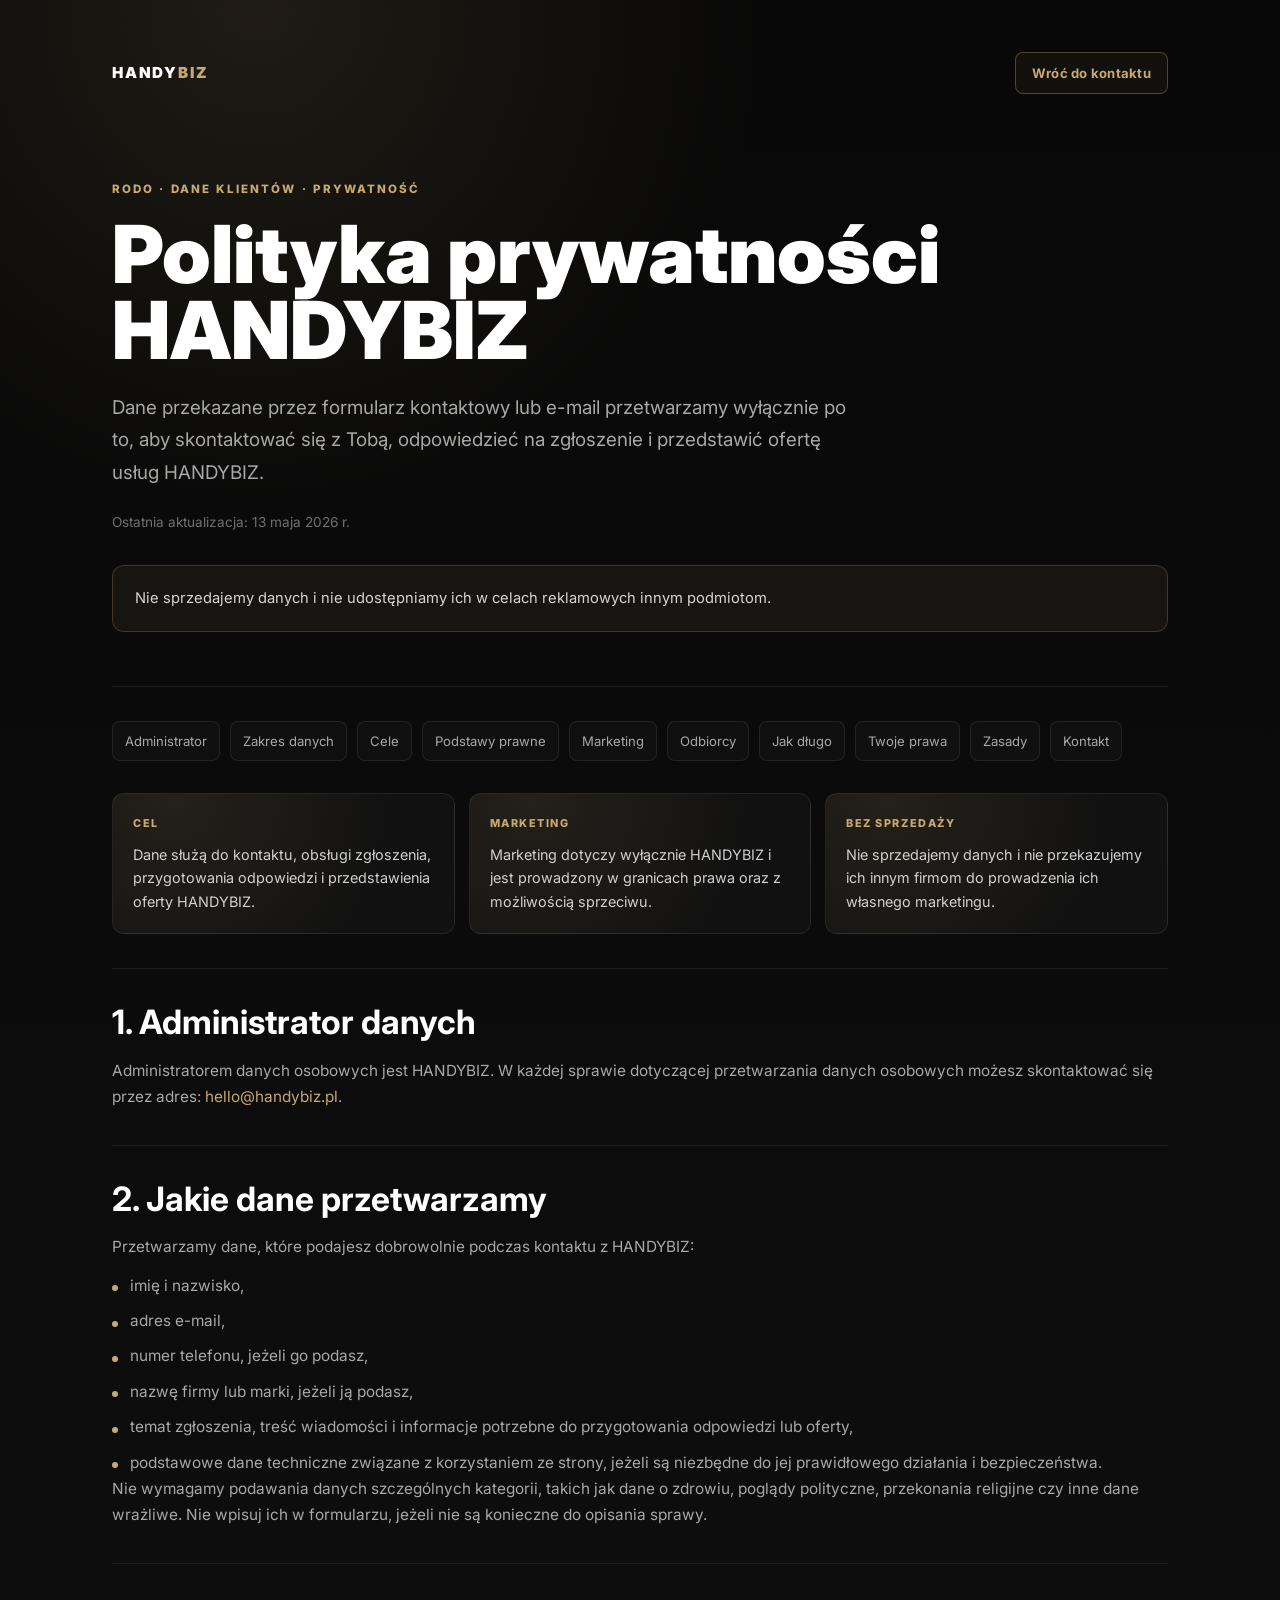
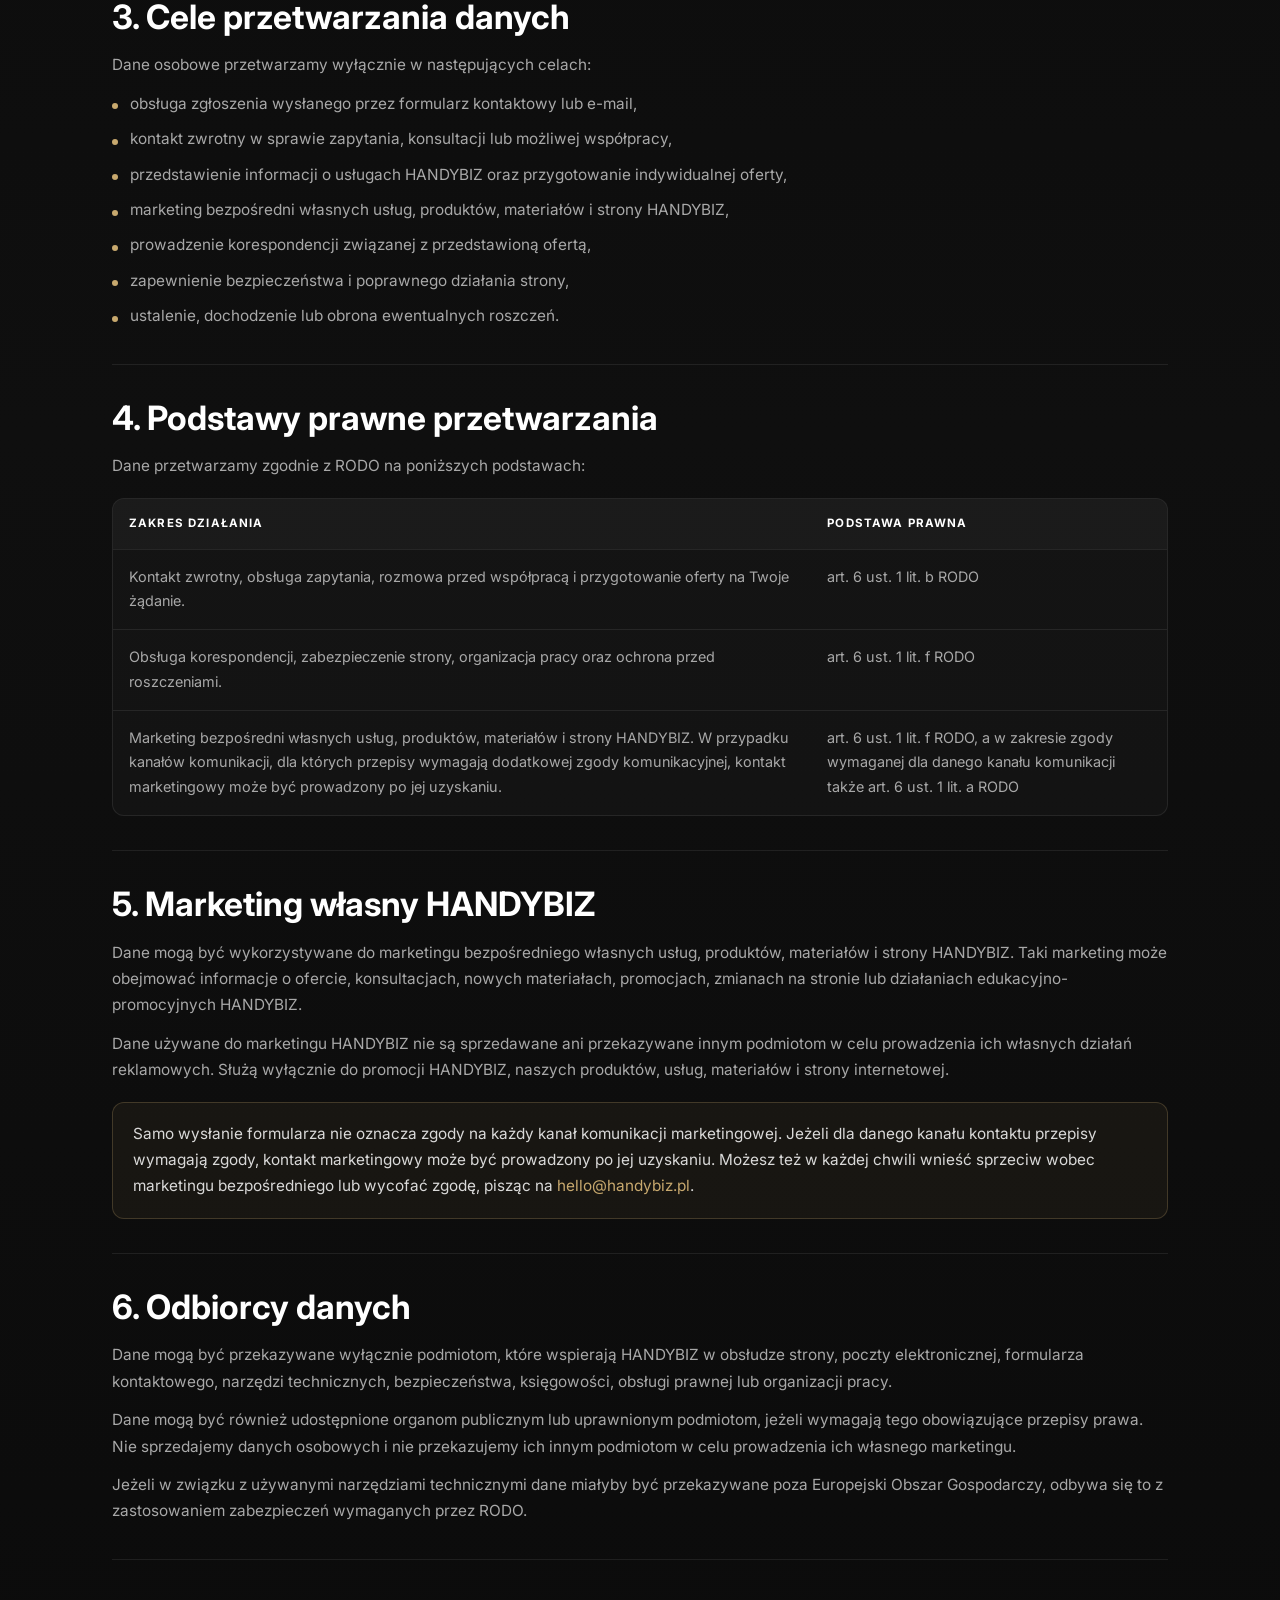
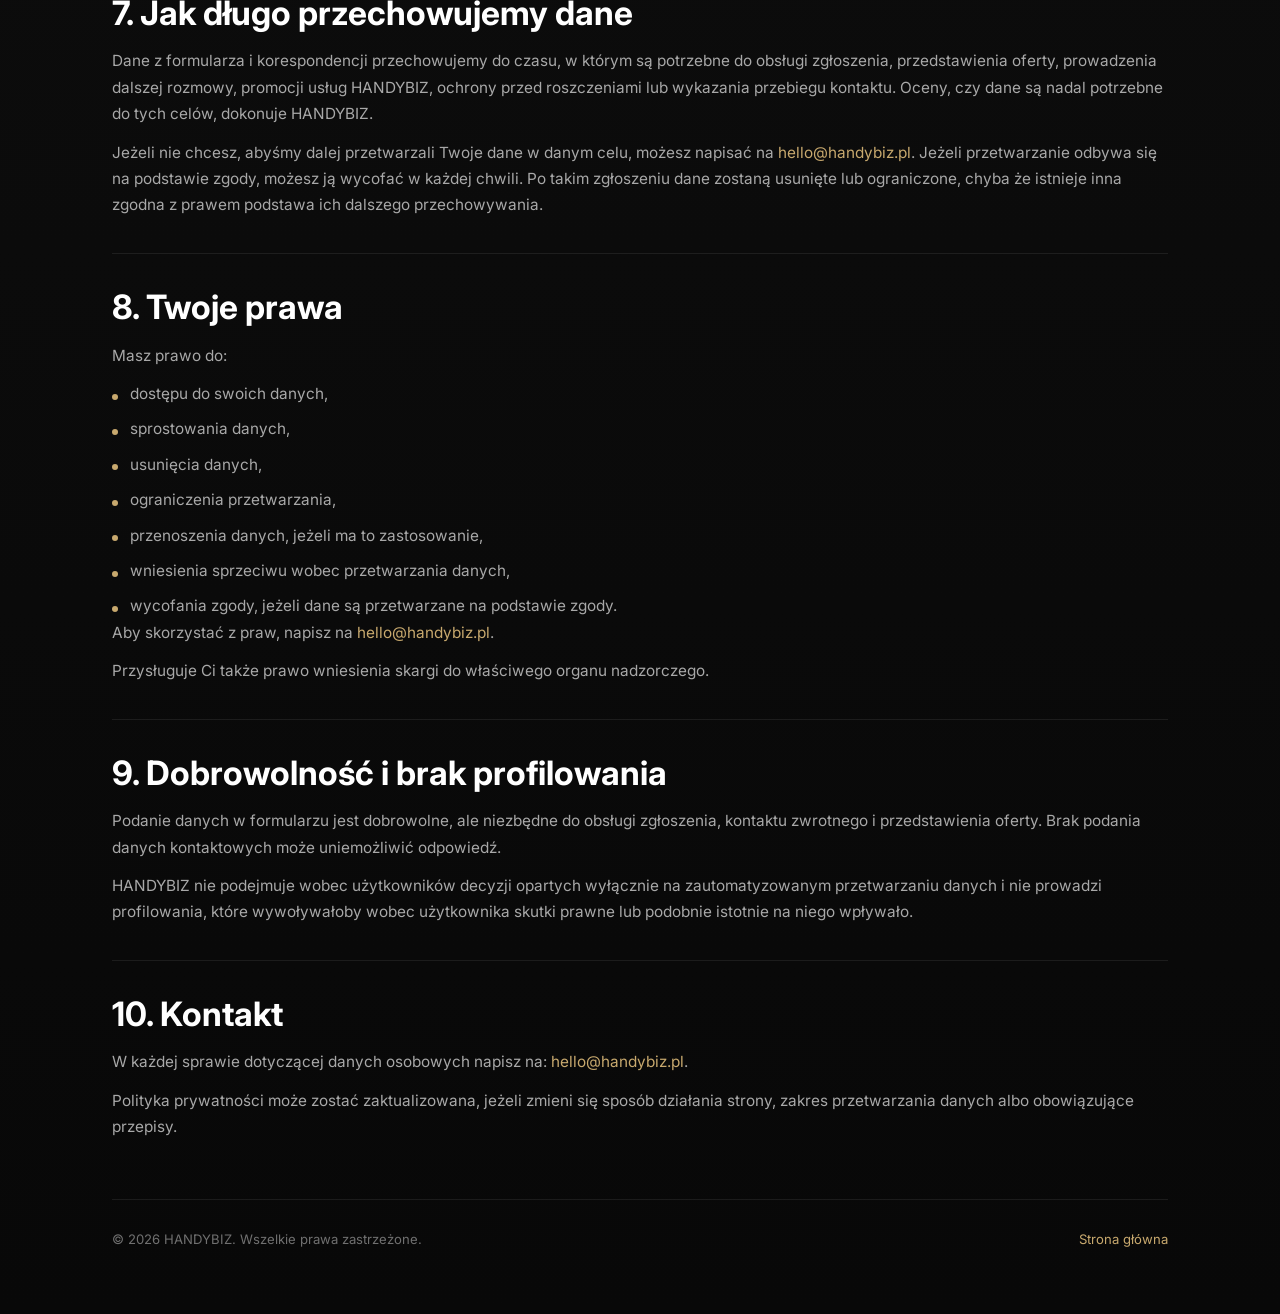
<file: polityka-prywatnosci.html>
<!DOCTYPE html>
<html lang="pl">
<head>
  <meta charset="UTF-8">
  <meta name="viewport" content="width=device-width, initial-scale=1.0">
  <title>Polityka prywatności | HANDYBIZ</title>
  <meta name="description" content="Polityka prywatności HANDYBIZ: informacje o przetwarzaniu danych osobowych, formularzu kontaktowym, prawach użytkownika i zasadach RODO.">
  <link rel="canonical" href="https://handybiz.pl/polityka-prywatnosci.html">
  <link rel="icon" type="image/png" href="favicon.png">
  <link rel="preconnect" href="https://fonts.googleapis.com">
  <link rel="preconnect" href="https://fonts.gstatic.com" crossorigin>
  <link href="https://fonts.googleapis.com/css2?family=Inter:wght@300;400;500;600;700;800;900&display=swap" rel="stylesheet">
  <style>
    *, *::before, *::after { box-sizing: border-box; margin: 0; padding: 0; }
    :root {
      --bg: #080808;
      --bg-2: #0f0f0f;
      --bg-card: #111111;
      --border: rgba(255,255,255,0.08);
      --border-h: rgba(255,255,255,0.14);
      --text: #ffffff;
      --muted: #a8a8a8;
      --dim: #707070;
      --accent: #c8a96e;
      --accent-d: rgba(200,169,110,0.12);
      --r: 12px;
    }
    html { scroll-behavior: smooth; }
    body {
      min-height: 100vh;
      font-family: 'Inter', system-ui, sans-serif;
      background:
        radial-gradient(circle at 20% 0%, rgba(200,169,110,0.12), transparent 32rem),
        linear-gradient(180deg, #080808 0%, #0f0f0f 45%, #080808 100%);
      color: var(--text);
      line-height: 1.72;
      -webkit-font-smoothing: antialiased;
      text-rendering: optimizeLegibility;
    }
    a { color: var(--accent); text-decoration: none; }
    a:hover { text-decoration: underline; }
    .page {
      width: min(100%, 1120px);
      margin: 0 auto;
      padding: 34px 32px 64px;
    }
    .topbar {
      display: flex;
      align-items: center;
      justify-content: space-between;
      gap: 20px;
      padding: 18px 0 52px;
    }
    .brand {
      font-size: 0.95rem;
      font-weight: 900;
      letter-spacing: 0.12em;
      text-transform: uppercase;
      color: var(--text);
    }
    .brand span { color: var(--accent); }
    .back-link {
      display: inline-flex;
      align-items: center;
      justify-content: center;
      min-height: 42px;
      padding: 0 16px;
      border: 1px solid rgba(200,169,110,0.34);
      border-radius: 8px;
      color: var(--accent);
      font-size: 0.82rem;
      font-weight: 700;
      letter-spacing: 0.02em;
      background: rgba(200,169,110,0.055);
    }
    .back-link:hover { background: rgba(200,169,110,0.12); text-decoration: none; }
    header {
      padding: 34px 0 54px;
      border-bottom: 1px solid var(--border);
    }
    .eyebrow {
      margin-bottom: 16px;
      color: var(--accent);
      font-size: 0.72rem;
      font-weight: 800;
      letter-spacing: 0.18em;
      text-transform: uppercase;
    }
    h1 {
      max-width: 900px;
      font-size: clamp(2.25rem, 7vw, 5rem);
      line-height: 0.95;
      letter-spacing: 0;
      font-weight: 900;
    }
    .lead {
      max-width: 760px;
      margin-top: 24px;
      color: var(--muted);
      font-size: clamp(1rem, 2vw, 1.18rem);
    }
    .updated {
      margin-top: 22px;
      color: var(--dim);
      font-size: 0.85rem;
    }
    .notice {
      margin-top: 30px;
      padding: 20px 22px;
      border: 1px solid rgba(200,169,110,0.24);
      border-radius: var(--r);
      background: rgba(200,169,110,0.07);
      color: rgba(255,255,255,0.82);
      font-size: 0.92rem;
    }
    main { padding-top: 34px; }
    .toc {
      display: flex;
      flex-wrap: wrap;
      gap: 10px;
      padding: 0 0 32px;
    }
    .toc a {
      padding: 8px 12px;
      border: 1px solid var(--border);
      border-radius: 8px;
      color: var(--muted);
      background: rgba(255,255,255,0.025);
      font-size: 0.82rem;
    }
    .toc a:hover {
      border-color: rgba(200,169,110,0.38);
      color: var(--accent);
      text-decoration: none;
    }
    .summary-grid {
      display: grid;
      grid-template-columns: repeat(3, minmax(0, 1fr));
      gap: 14px;
      margin: 0 0 34px;
    }
    .summary-card {
      min-height: 132px;
      padding: 20px;
      border: 1px solid var(--border);
      border-radius: var(--r);
      background:
        radial-gradient(circle at 18% 0%, rgba(200,169,110,0.11), transparent 70%),
        rgba(255,255,255,0.026);
    }
    .summary-kicker {
      margin-bottom: 10px;
      color: var(--accent);
      font-size: 0.68rem;
      font-weight: 800;
      letter-spacing: 0.14em;
      text-transform: uppercase;
    }
    .summary-card p {
      color: rgba(255,255,255,0.8);
      font-size: 0.9rem;
      line-height: 1.62;
    }
    section {
      padding: 34px 0;
      border-top: 1px solid var(--border);
    }
    h2 {
      margin-bottom: 16px;
      font-size: clamp(1.35rem, 3vw, 2.1rem);
      line-height: 1.15;
      letter-spacing: 0;
    }
    h3 {
      margin: 22px 0 10px;
      font-size: 1rem;
      color: var(--text);
    }
    p, li { color: var(--muted); font-size: 0.96rem; }
    p + p { margin-top: 12px; }
    ul { list-style: none; display: grid; gap: 9px; margin-top: 12px; }
    li { position: relative; padding-left: 18px; }
    li::before {
      content: '';
      position: absolute;
      left: 0;
      top: 0.82em;
      width: 6px;
      height: 6px;
      border-radius: 50%;
      background: var(--accent);
    }
    .table-wrap {
      margin-top: 18px;
      overflow-x: auto;
      border: 1px solid var(--border);
      border-radius: var(--r);
      background: rgba(255,255,255,0.025);
    }
    table {
      width: 100%;
      border-collapse: collapse;
      min-width: 720px;
    }
    th, td {
      padding: 15px 16px;
      border-bottom: 1px solid var(--border);
      text-align: left;
      vertical-align: top;
      font-size: 0.9rem;
    }
    th {
      color: var(--text);
      font-size: 0.72rem;
      letter-spacing: 0.1em;
      text-transform: uppercase;
      background: rgba(255,255,255,0.03);
    }
    td { color: var(--muted); }
    tr:last-child td { border-bottom: 0; }
    .legal-box {
      margin-top: 18px;
      padding: 18px 20px;
      border: 1px solid rgba(200,169,110,0.24);
      border-radius: var(--r);
      background: rgba(200,169,110,0.06);
    }
    .legal-box p { color: rgba(255,255,255,0.84); }
    .footer {
      margin-top: 24px;
      padding-top: 28px;
      border-top: 1px solid var(--border);
      color: var(--dim);
      font-size: 0.82rem;
      display: flex;
      justify-content: space-between;
      gap: 18px;
      flex-wrap: wrap;
    }
    @media (max-width: 760px) {
      .page { padding: 24px 18px 48px; }
      .topbar { align-items: flex-start; flex-direction: column; padding-bottom: 34px; }
      header { padding-top: 18px; }
      .summary-grid { grid-template-columns: 1fr; }
      section { padding: 28px 0; }
      .notice { padding: 18px; }
    }
  </style>
</head>
<body>
  <div class="page">
    <nav class="topbar" aria-label="Nawigacja strony">
      <a class="brand" href="index.html" aria-label="HANDYBIZ strona główna">HANDY<span>BIZ</span></a>
      <a class="back-link" href="index.html#kontakt">Wróć do kontaktu</a>
    </nav>

    <header>
      <div class="eyebrow">RODO · dane klientów · prywatność</div>
      <h1>Polityka prywatności HANDYBIZ</h1>
      <p class="lead">
        Dane przekazane przez formularz kontaktowy lub e-mail przetwarzamy wyłącznie po to, aby skontaktować się z Tobą, odpowiedzieć na zgłoszenie i przedstawić ofertę usług HANDYBIZ.
      </p>
      <p class="updated">Ostatnia aktualizacja: 13 maja 2026 r.</p>
      <p class="notice">
        Nie sprzedajemy danych i nie udostępniamy ich w celach reklamowych innym podmiotom.
      </p>
    </header>

    <main>
      <div class="toc" aria-label="Spis treści">
        <a href="#administrator">Administrator</a>
        <a href="#dane">Zakres danych</a>
        <a href="#cele">Cele</a>
        <a href="#podstawy">Podstawy prawne</a>
        <a href="#marketing">Marketing</a>
        <a href="#odbiorcy">Odbiorcy</a>
        <a href="#czas">Jak długo</a>
        <a href="#prawa">Twoje prawa</a>
        <a href="#zasady">Zasady</a>
        <a href="#kontakt">Kontakt</a>
      </div>

      <div class="summary-grid" aria-label="Najważniejsze zasady prywatności">
        <div class="summary-card">
          <div class="summary-kicker">Cel</div>
          <p>Dane służą do kontaktu, obsługi zgłoszenia, przygotowania odpowiedzi i przedstawienia oferty HANDYBIZ.</p>
        </div>
        <div class="summary-card">
          <div class="summary-kicker">Marketing</div>
          <p>Marketing dotyczy wyłącznie HANDYBIZ i jest prowadzony w granicach prawa oraz z możliwością sprzeciwu.</p>
        </div>
        <div class="summary-card">
          <div class="summary-kicker">Bez sprzedaży</div>
          <p>Nie sprzedajemy danych i nie przekazujemy ich innym firmom do prowadzenia ich własnego marketingu.</p>
        </div>
      </div>

      <section id="administrator">
        <h2>1. Administrator danych</h2>
        <p>
          Administratorem danych osobowych jest HANDYBIZ. W każdej sprawie dotyczącej przetwarzania danych osobowych możesz skontaktować się przez adres:
          <a href="mailto:hello@handybiz.pl">hello@handybiz.pl</a>.
        </p>
      </section>

      <section id="dane">
        <h2>2. Jakie dane przetwarzamy</h2>
        <p>Przetwarzamy dane, które podajesz dobrowolnie podczas kontaktu z HANDYBIZ:</p>
        <ul>
          <li>imię i nazwisko,</li>
          <li>adres e-mail,</li>
          <li>numer telefonu, jeżeli go podasz,</li>
          <li>nazwę firmy lub marki, jeżeli ją podasz,</li>
          <li>temat zgłoszenia, treść wiadomości i informacje potrzebne do przygotowania odpowiedzi lub oferty,</li>
          <li>podstawowe dane techniczne związane z korzystaniem ze strony, jeżeli są niezbędne do jej prawidłowego działania i bezpieczeństwa.</li>
        </ul>
        <p>
          Nie wymagamy podawania danych szczególnych kategorii, takich jak dane o zdrowiu, poglądy polityczne, przekonania religijne czy inne dane wrażliwe. Nie wpisuj ich w formularzu, jeżeli nie są konieczne do opisania sprawy.
        </p>
      </section>

      <section id="cele">
        <h2>3. Cele przetwarzania danych</h2>
        <p>Dane osobowe przetwarzamy wyłącznie w następujących celach:</p>
        <ul>
          <li>obsługa zgłoszenia wysłanego przez formularz kontaktowy lub e-mail,</li>
          <li>kontakt zwrotny w sprawie zapytania, konsultacji lub możliwej współpracy,</li>
          <li>przedstawienie informacji o usługach HANDYBIZ oraz przygotowanie indywidualnej oferty,</li>
          <li>marketing bezpośredni własnych usług, produktów, materiałów i strony HANDYBIZ,</li>
          <li>prowadzenie korespondencji związanej z przedstawioną ofertą,</li>
          <li>zapewnienie bezpieczeństwa i poprawnego działania strony,</li>
          <li>ustalenie, dochodzenie lub obrona ewentualnych roszczeń.</li>
        </ul>
      </section>

      <section id="podstawy">
        <h2>4. Podstawy prawne przetwarzania</h2>
        <p>Dane przetwarzamy zgodnie z RODO na poniższych podstawach:</p>
        <div class="table-wrap">
          <table>
            <thead>
              <tr>
                <th>Zakres działania</th>
                <th>Podstawa prawna</th>
              </tr>
            </thead>
            <tbody>
              <tr>
                <td>Kontakt zwrotny, obsługa zapytania, rozmowa przed współpracą i przygotowanie oferty na Twoje żądanie.</td>
                <td>art. 6 ust. 1 lit. b RODO</td>
              </tr>
              <tr>
                <td>Obsługa korespondencji, zabezpieczenie strony, organizacja pracy oraz ochrona przed roszczeniami.</td>
                <td>art. 6 ust. 1 lit. f RODO</td>
              </tr>
              <tr>
                <td>Marketing bezpośredni własnych usług, produktów, materiałów i strony HANDYBIZ. W przypadku kanałów komunikacji, dla których przepisy wymagają dodatkowej zgody komunikacyjnej, kontakt marketingowy może być prowadzony po jej uzyskaniu.</td>
                <td>art. 6 ust. 1 lit. f RODO, a w zakresie zgody wymaganej dla danego kanału komunikacji także art. 6 ust. 1 lit. a RODO</td>
              </tr>
            </tbody>
          </table>
        </div>
      </section>

      <section id="marketing">
        <h2>5. Marketing własny HANDYBIZ</h2>
        <p>
          Dane mogą być wykorzystywane do marketingu bezpośredniego własnych usług, produktów, materiałów i strony HANDYBIZ. Taki marketing może obejmować informacje o ofercie, konsultacjach, nowych materiałach, promocjach, zmianach na stronie lub działaniach edukacyjno-promocyjnych HANDYBIZ.
        </p>
        <p>
          Dane używane do marketingu HANDYBIZ nie są sprzedawane ani przekazywane innym podmiotom w celu prowadzenia ich własnych działań reklamowych. Służą wyłącznie do promocji HANDYBIZ, naszych produktów, usług, materiałów i strony internetowej.
        </p>
        <div class="legal-box">
          <p>
            Samo wysłanie formularza nie oznacza zgody na każdy kanał komunikacji marketingowej. Jeżeli dla danego kanału kontaktu przepisy wymagają zgody, kontakt marketingowy może być prowadzony po jej uzyskaniu. Możesz też w każdej chwili wnieść sprzeciw wobec marketingu bezpośredniego lub wycofać zgodę, pisząc na <a href="mailto:hello@handybiz.pl">hello@handybiz.pl</a>.
          </p>
        </div>
      </section>

      <section id="odbiorcy">
        <h2>6. Odbiorcy danych</h2>
        <p>
          Dane mogą być przekazywane wyłącznie podmiotom, które wspierają HANDYBIZ w obsłudze strony, poczty elektronicznej, formularza kontaktowego, narzędzi technicznych, bezpieczeństwa, księgowości, obsługi prawnej lub organizacji pracy.
        </p>
        <p>
          Dane mogą być również udostępnione organom publicznym lub uprawnionym podmiotom, jeżeli wymagają tego obowiązujące przepisy prawa. Nie sprzedajemy danych osobowych i nie przekazujemy ich innym podmiotom w celu prowadzenia ich własnego marketingu.
        </p>
        <p>
          Jeżeli w związku z używanymi narzędziami technicznymi dane miałyby być przekazywane poza Europejski Obszar Gospodarczy, odbywa się to z zastosowaniem zabezpieczeń wymaganych przez RODO.
        </p>
      </section>

      <section id="czas">
        <h2>7. Jak długo przechowujemy dane</h2>
        <p>
          Dane z formularza i korespondencji przechowujemy do czasu, w którym są potrzebne do obsługi zgłoszenia, przedstawienia oferty, prowadzenia dalszej rozmowy, promocji usług HANDYBIZ, ochrony przed roszczeniami lub wykazania przebiegu kontaktu. Oceny, czy dane są nadal potrzebne do tych celów, dokonuje HANDYBIZ.
        </p>
        <p>
          Jeżeli nie chcesz, abyśmy dalej przetwarzali Twoje dane w danym celu, możesz napisać na <a href="mailto:hello@handybiz.pl">hello@handybiz.pl</a>. Jeżeli przetwarzanie odbywa się na podstawie zgody, możesz ją wycofać w każdej chwili. Po takim zgłoszeniu dane zostaną usunięte lub ograniczone, chyba że istnieje inna zgodna z prawem podstawa ich dalszego przechowywania.
        </p>
      </section>

      <section id="prawa">
        <h2>8. Twoje prawa</h2>
        <p>Masz prawo do:</p>
        <ul>
          <li>dostępu do swoich danych,</li>
          <li>sprostowania danych,</li>
          <li>usunięcia danych,</li>
          <li>ograniczenia przetwarzania,</li>
          <li>przenoszenia danych, jeżeli ma to zastosowanie,</li>
          <li>wniesienia sprzeciwu wobec przetwarzania danych,</li>
          <li>wycofania zgody, jeżeli dane są przetwarzane na podstawie zgody.</li>
        </ul>
        <p>
          Aby skorzystać z praw, napisz na <a href="mailto:hello@handybiz.pl">hello@handybiz.pl</a>.
        </p>
        <p>Przysługuje Ci także prawo wniesienia skargi do właściwego organu nadzorczego.</p>
      </section>

      <section id="zasady">
        <h2>9. Dobrowolność i brak profilowania</h2>
        <p>
          Podanie danych w formularzu jest dobrowolne, ale niezbędne do obsługi zgłoszenia, kontaktu zwrotnego i przedstawienia oferty. Brak podania danych kontaktowych może uniemożliwić odpowiedź.
        </p>
        <p>
          HANDYBIZ nie podejmuje wobec użytkowników decyzji opartych wyłącznie na zautomatyzowanym przetwarzaniu danych i nie prowadzi profilowania, które wywoływałoby wobec użytkownika skutki prawne lub podobnie istotnie na niego wpływało.
        </p>
      </section>

      <section id="kontakt">
        <h2>10. Kontakt</h2>
        <p>
          W każdej sprawie dotyczącej danych osobowych napisz na:
          <a href="mailto:hello@handybiz.pl">hello@handybiz.pl</a>.
        </p>
        <p>
          Polityka prywatności może zostać zaktualizowana, jeżeli zmieni się sposób działania strony, zakres przetwarzania danych albo obowiązujące przepisy.
        </p>
      </section>
    </main>

    <footer class="footer">
      <span>© 2026 HANDYBIZ. Wszelkie prawa zastrzeżone.</span>
      <a href="index.html">Strona główna</a>
    </footer>
  </div>
</body>
</html>
</file>
